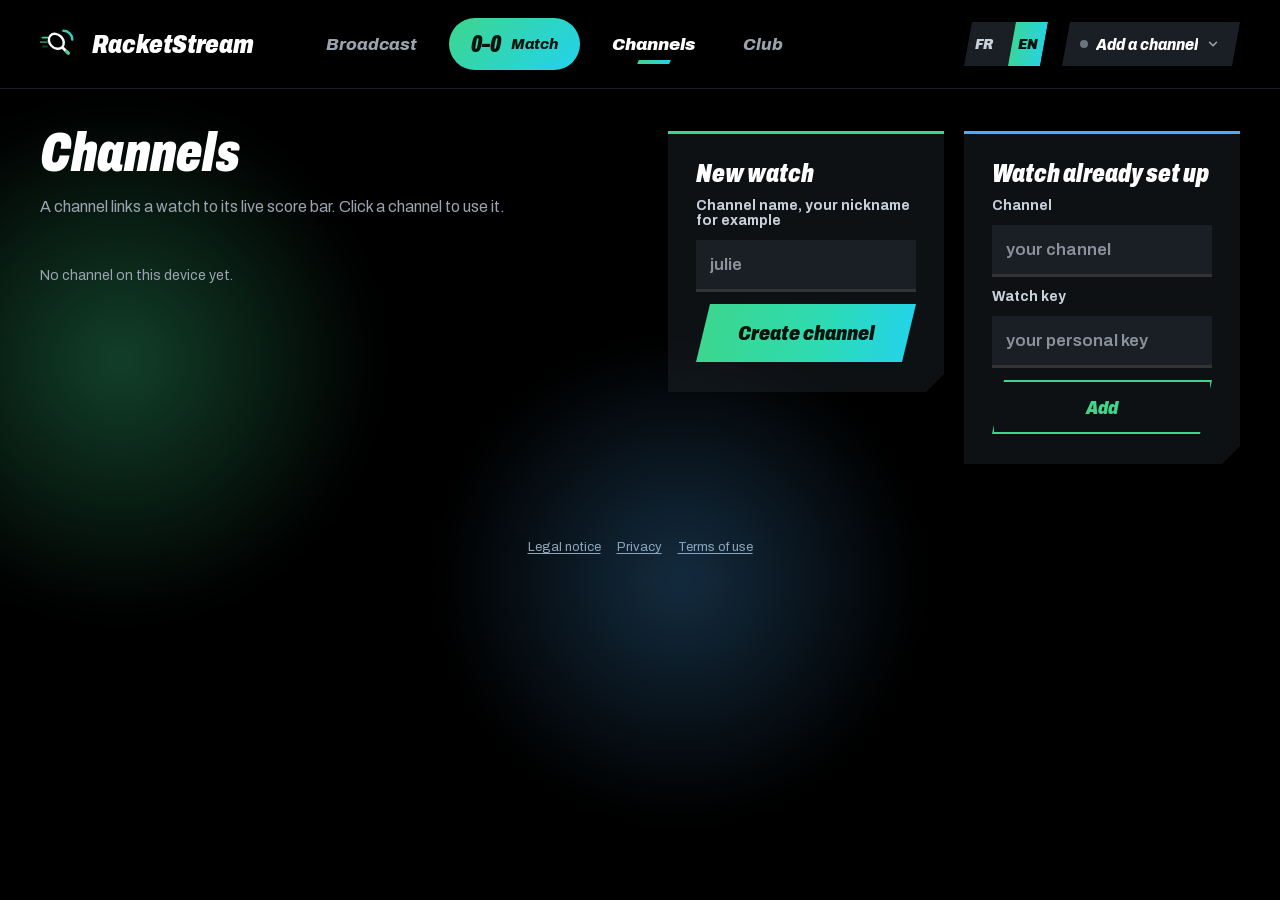
<file: portal/index.html>
<!doctype html>
<html lang="fr">
<head>
<meta charset="utf-8">
<meta name="viewport" content="width=device-width, initial-scale=1, viewport-fit=cover">
<script src="i18n.js"></script>
<title>RacketStream</title>
<meta name="description" content="Noms des joueurs, canaux et diffusion du score de ta montre." data-en-content="Player names, channels and live broadcast of your watch score.">
<meta name="theme-color" content="#000000">
<meta name="apple-mobile-web-app-capable" content="yes">
<meta name="apple-mobile-web-app-status-bar-style" content="black">
<meta name="apple-mobile-web-app-title" content="RacketStream">
<link rel="manifest" href="manifest.webmanifest">
<link rel="icon" href="icons/favicon.svg" type="image/svg+xml">
<link rel="apple-touch-icon" href="icons/apple-touch-icon.png">
<link href="fonts/archivo.css" rel="stylesheet">
<style>
  /* Design « version sportive » : reprise à l'identique des maquettes du
     canevas (téléphone 390 px, ordinateur ≥ 1024 px). Les valeurs propres à
     l'ordinateur sont regroupées dans la media query en fin de feuille. */
  :root {
    --slx: -22px; --popx0: 22px; --popx1: -4px; --popx2: -14px;
    --swx: 560%; --dx: calc(29px / .9063); --tiny: -16px; --g0: .45; --g1: .8;
    --cut: polygon(10px 0, 100% 0, calc(100% - 10px) 100%, 0 100%);
  }
  * { box-sizing: border-box; }
  html { background: #000; -webkit-text-size-adjust: 100%; }
  body { margin: 0; background: #000; color: #FFFFFF; font-family: Archivo, "Helvetica Neue", sans-serif; overflow-x: hidden; -webkit-tap-highlight-color: transparent; }
  a { color: #4DABF7; } a:hover { color: #8CCBFF; }
  button { cursor: pointer; font-family: inherit; }
  button:disabled { cursor: default; }
  input { font-family: inherit; }
  button:focus-visible, a:focus-visible { outline: 2px solid #22D3EE; outline-offset: 3px; }
  [hidden] { display: none !important; }
  h1, h2, h3, p { margin: 0; }
  .it { font-style: italic; }

  .app { position: relative; max-width: 560px; margin: 0 auto; min-height: 100vh; min-height: 100dvh; overflow-x: clip; padding-bottom: calc(120px + env(safe-area-inset-bottom)); }
  [data-view] { position: relative; }

  /* --- lueurs de fond --- */
  .glow { position: absolute; border-radius: 50%; pointer-events: none; animation: glow 3s ease-in-out infinite; }
  .glow.g1 { left: -120px; top: 60px; width: 320px; height: 320px; background: radial-gradient(circle, rgba(61, 214, 140, 0.35), transparent 65%); filter: blur(10px); }
  .glow.g2 { right: -130px; top: 200px; width: 320px; height: 320px; background: radial-gradient(circle, rgba(77, 171, 247, 0.32), transparent 65%); filter: blur(10px); animation-delay: -1.5s; }
  body:not([data-view="match"]) .glow { display: none; }

  /* --- en-tête --- */
  .top { position: relative; display: flex; align-items: center; gap: 10px; padding: calc(18px + env(safe-area-inset-top)) 16px 10px; }
  body:not([data-view="match"]) .top { display: none; }
  .logo { width: 34px; height: 34px; flex: none; }
  .brand { font-size: 22px; font-weight: 900; font-style: italic; font-stretch: 78%; letter-spacing: -0.01em; color: #FFFFFF; text-decoration: none; }
  .brand:hover { color: #FFFFFF; }
  .dnav { display: none; }
  .chanwrap { position: relative; margin-left: auto; min-width: 0; }
  .chanpill { border: 0; min-height: 44px; display: flex; align-items: center; gap: 8px; padding: 0 18px 0 16px; background: #1A1F26; color: #FFFFFF; text-decoration: none; clip-path: polygon(8px 0, 100% 0, calc(100% - 8px) 100%, 0 100%); white-space: nowrap; min-width: 0; }
  .chanpill:hover { color: #FFFFFF; }
  /* Un bouton ne s'étire pas : sans limite, la pastille déborderait de l'en-tête. */
  .chanwrap .chanpill { max-width: 100%; }
  .chanpill .dot { width: 8px; height: 8px; border-radius: 50%; background: #6B737D; flex: none; }
  body.is-live .chanpill .dot { background: #3DD68C; animation: pulse 1.6s ease-in-out infinite; }
  .chanpill .nm { font-size: 16px; font-weight: 800; font-style: italic; font-stretch: 85%; overflow: hidden; text-overflow: ellipsis; }
  .chanpill svg { flex: none; transition: transform .25s; }
  .chanpill[aria-expanded="true"] svg { transform: rotate(180deg); }
  .chanmenu { position: absolute; z-index: 20; right: 0; top: calc(100% + 8px); min-width: 220px; max-width: calc(100vw - 32px); display: flex; flex-direction: column; gap: 4px; padding: 8px; background: #1A1F26; border-top: 3px solid #3DD68C; box-shadow: 0 18px 40px rgba(0, 0, 0, .6); animation: inUp .25s cubic-bezier(.2, .9, .25, 1) both; }
  .chanmenu button, .chanmenu a { min-height: 48px; display: flex; align-items: center; gap: 10px; padding: 0 14px; border: 0; background: transparent; color: #FFFFFF; text-align: left; text-decoration: none; font-size: 20px; font-weight: 900; font-style: italic; font-stretch: 72%; clip-path: polygon(6px 0, 100% 0, calc(100% - 6px) 100%, 0 100%); }
  .chanmenu button:hover, .chanmenu a:hover { background: #222933; color: #FFFFFF; }
  .chanmenu button i { width: 6px; align-self: stretch; margin: 10px 0; transform: skewX(-12deg); background: #333333; flex: none; }
  .chanmenu button[aria-checked="true"] { background: linear-gradient(100deg, #0F2A1D, #10302E); }
  .chanmenu button[aria-checked="true"] i { background: linear-gradient(180deg, #3DD68C, #22D3EE); }
  .chanmenu button span { flex-grow: 1; overflow: hidden; text-overflow: ellipsis; white-space: nowrap; }
  .chanmenu button em { font-size: 13px; font-weight: 900; color: #3DD68C; font-stretch: 100%; }
  .chanmenu a { margin-top: 4px; border-top: 1px solid #2A313B; clip-path: none; font-size: 15px; font-weight: 800; font-stretch: 90%; color: #22D3EE; }
  .chanmenu a:hover { color: #22D3EE; }
  /* Sélecteur de langue (i18n.js) : en-tête de chaque vue sur téléphone,
     barre du haut sur ordinateur ; la pastille du canal reste à droite. */
  .top [data-langsw], .vh [data-langsw] { margin-left: auto; }
  .top [data-langsw] + .chanwrap, .vh [data-langsw] + .chanwrap { margin-left: 0; }
  .vrow { display: flex; align-items: center; gap: 10px; }
  /* Téléphone étroit : titre/logo + sélecteur + pastille sur une ligne ; on
     gagne la place sur le logo (décoratif) et les marges de la pastille. */
  @media (max-width: 430px) {
    .top .logo { display: none; }
    .chanpill { padding: 0 12px; gap: 6px; }
    .vh:not(.col) .h1 { font-size: 36px; }
  }
  @media (max-width: 374px) {
    .brand { font-size: 20px; }
    .top, .vh { gap: 8px; }
    .vh:not(.col) .h1 { font-size: 32px; }
  }
  .sr-only { position: absolute; width: 1px; height: 1px; padding: 0; margin: -1px; overflow: hidden; clip: rect(0 0 0 0); white-space: nowrap; border: 0; }
  .vh { display: flex; align-items: center; gap: 10px; padding: calc(18px + env(safe-area-inset-top)) 16px 10px; }
  .vh.col { flex-direction: column; align-items: stretch; gap: 6px; padding-bottom: 0; }
  .h1 { font-size: 40px; font-weight: 900; font-style: italic; font-stretch: 68%; line-height: 1; }
  .lead { font-size: 14px; color: #9AA3AE; line-height: 1.45; }
  .lead.pad { padding: 0 16px; }
  .desk { display: none; }
  .h2 { font-size: 26px; font-weight: 900; font-style: italic; font-stretch: 72%; line-height: 1.05; }

  /* --- barre du bas « score au centre » (téléphone) --- */
  .mnav { position: fixed; z-index: 10; left: max(12px, calc(50% - 268px)); right: max(12px, calc(50% - 268px)); bottom: calc(16px + env(safe-area-inset-bottom)); height: 64px; }
  .mnav .bg { position: absolute; inset: 0; background: rgba(26, 31, 38, 0.96); clip-path: polygon(14px 0, 100% 0, calc(100% - 14px) 100%, 0 100%); }
  /* 4 colonnes égales autour du rond Match (validé sur maquette) : le rond
     est donc un peu à gauche du centre. */
  .mnav .row { position: relative; height: 100%; display: grid; grid-template-columns: 1fr 96px 1fr 1fr; }
  .mtab { position: relative; display: flex; flex-direction: column; align-items: center; justify-content: center; gap: 3px; text-decoration: none; color: #9AA3AE; font-size: 13px; font-weight: 800; font-style: italic; transition: color .2s; }
  .mtab:hover { color: #FFFFFF; }
  .mtab[aria-current] { color: #FFFFFF; font-weight: 900; }
  .mtab[aria-current]::after { content: ""; position: absolute; bottom: 7px; left: 50%; width: 32px; height: 4px; margin-left: -16px; transform: skewX(-24deg); background: linear-gradient(100deg, #3DD68C, #22D3EE); }
  .mmatch { position: absolute; left: calc((100% - 96px) / 3 + 48px); top: -28px; width: 78px; height: 78px; margin-left: -39px; border-radius: 50%; border: 4px solid #000000; display: flex; flex-direction: column; align-items: center; justify-content: center; gap: 2px; text-decoration: none; color: #04140C; background: linear-gradient(135deg, #3DD68C, #22D3EE); transition: transform .3s cubic-bezier(.3, 1.35, .4, 1); }
  .mmatch:hover { color: #04140C; transform: scale(1.06); }
  .mmatch[aria-current] { box-shadow: 0 0 24px rgba(61, 214, 140, 0.55); }
  .ring0 { position: absolute; inset: 0; border-radius: inherit; pointer-events: none; }
  [aria-current] > .ring0 { animation: navRing 1.8s ease-out infinite; }
  .mmatch .sc { font-size: 21px; font-weight: 900; font-style: italic; font-stretch: 66%; line-height: 1; font-variant-numeric: tabular-nums; }
  .mmatch .lb { font-size: 11px; font-weight: 800; font-style: italic; }

  /* ================= MATCH ================= */
  .live-sec { position: relative; padding: 14px 16px 0; }
  .lhead { display: flex; align-items: center; gap: 10px; margin-bottom: 10px; }
  .badge { display: flex; align-items: center; gap: 7px; padding: 5px 12px 5px 10px; background: #1A1F26; color: #9AA3AE; font-size: 13px; font-weight: 900; font-style: italic; font-stretch: 85%; clip-path: polygon(6px 0, 100% 0, calc(100% - 6px) 100%, 0 100%); white-space: nowrap; }
  .badge .d { width: 7px; height: 7px; border-radius: 50%; background: #6B737D; }
  body.is-live .badge { background: #E8453C; color: #FFFFFF; }
  body.is-live .badge .d { background: #FFFFFF; animation: pulse 1.6s ease-in-out infinite; }
  .lset { font-size: 15px; font-weight: 800; font-style: italic; font-stretch: 85%; color: #C9D1DA; }
  .lago { margin-left: auto; font-size: 13px; color: #9AA3AE; white-space: nowrap; }
  body:not(.is-live) .lset, body:not(.is-live) .lago { display: none; }

  .inL { animation: inL .55s cubic-bezier(.2, .9, .25, 1) both; }
  .inR { animation: inR .55s .08s cubic-bezier(.2, .9, .25, 1) both; }
  .inR.blkw { margin-top: -20px; }
  .blk { position: relative; height: 128px; padding: 0 22px 20px 22px; display: flex; align-items: center; gap: 12px; color: #04140C; background: linear-gradient(105deg, #2FCB7F 0%, #3DD68C 45%, #7BEBB6 100%); clip-path: polygon(0 0, 100% 0, 100% 76%, 0 100%); overflow: hidden; transition: filter .4s; }
  .blk.b { padding: 24px 22px 0 22px; color: #031426; background: linear-gradient(105deg, #2E86E6 0%, #4DABF7 50%, #8ACBFF 100%); clip-path: polygon(0 24%, 100% 0, 100% 100%, 0 100%); }
  body:not(.is-live) .blk { filter: grayscale(.85) brightness(.5); }
  /* La couche est plus large d'un pas et glisse d'exactement un pas
     (période des rayures / sin 115°) : la boucle tombe pile, sans saut. */
  .stripes { position: absolute; top: 0; bottom: 0; right: 0; left: calc(-1 * var(--dx)); background: repeating-linear-gradient(115deg, rgba(4, 20, 12, 0.07) 0 3px, transparent 3px 29px); animation: drift .78s linear infinite; }
  .blk.b .stripes { background: repeating-linear-gradient(115deg, rgba(3, 20, 38, 0.07) 0 3px, transparent 3px 29px); }
  body:not(.is-live) .stripes { animation-play-state: paused; }
  .sweep { position: absolute; top: 0; bottom: 0; left: 0; width: 70px; background: rgba(255, 255, 255, 0.7); transform: translateX(-140%) skewX(-24deg); }
  .who { display: flex; flex-direction: column; gap: 8px; min-width: 0; flex-grow: 1; position: relative; }
  .who .l1 { display: flex; align-items: center; gap: 8px; min-width: 0; }
  .tname { font-size: 30px; font-weight: 900; font-style: italic; font-stretch: 70%; line-height: 1; text-transform: uppercase; white-space: nowrap; overflow: hidden; text-overflow: ellipsis; }
  .srv { display: inline-flex; flex: none; transition: opacity .3s, transform .3s; opacity: 0; transform: scale(.4); }
  .srv.on { opacity: 1; transform: scale(1); }
  .srv svg { width: 20px; height: 20px; animation: bob 1.2s ease-in-out infinite; }
  .sets { display: flex; gap: 6px; }
  .sets i { width: 18px; height: 7px; border: 2px solid currentColor; transform: skewX(-24deg); opacity: .5; }
  .sets i.w { background: currentColor; opacity: 1; }
  .numw { position: relative; }
  .pop { position: absolute; right: calc(100% + 8px); top: 34%; opacity: 0; padding: 3px 11px; background: #04140C; color: #3DD68C; font-size: 20px; font-weight: 900; font-style: italic; white-space: nowrap; clip-path: polygon(6px 0, 100% 0, calc(100% - 6px) 100%, 0 100%); }
  .blk.b .pop { background: #031426; color: #4DABF7; }
  .num { display: block; font-size: 112px; font-weight: 900; font-style: italic; font-stretch: 62%; line-height: 0.9; font-variant-numeric: tabular-nums; letter-spacing: -0.03em; }
  .histrow { margin-top: 14px; display: flex; align-items: center; gap: 12px; }
  .histrow > span:first-child { font-size: 13px; color: #9AA3AE; white-space: nowrap; }
  .hist { display: flex; gap: 4px; height: 22px; align-items: flex-end; overflow: hidden; flex-grow: 1; justify-content: flex-end; }
  .hist i { flex: none; width: 10px; height: 14px; transform: skewX(-18deg); }
  .hist i.nw { height: 22px; }
  .liveoff { margin-top: 14px; font-size: 14px; color: #9AA3AE; line-height: 1.45; }

  .next { position: relative; padding: 34px 16px 0; display: flex; flex-direction: column; gap: 18px; }
  .next .hd { display: flex; flex-direction: column; gap: 6px; }
  .next h2 { font-size: 32px; font-weight: 900; font-style: italic; font-stretch: 70%; line-height: 1; }
  .next .hd p { font-size: 14px; color: #9AA3AE; line-height: 1.45; }
  .segs { position: relative; display: grid; grid-template-columns: repeat(3, minmax(0, 1fr)); gap: 6px; background: #1A1F26; clip-path: var(--cut); --i: 0; }
  .segs.two { grid-template-columns: repeat(2, minmax(0, 1fr)); }
  .seg-ind { position: absolute; top: 0; bottom: 0; left: 0; width: calc((100% - 12px) / 3); background: linear-gradient(100deg, #3DD68C, #22D3EE); clip-path: var(--cut); transform: translateX(calc(var(--i) * (100% + 6px))); transition: transform .4s cubic-bezier(.3, 1.35, .4, 1); }
  .segs.two .seg-ind { width: calc((100% - 6px) / 2); }
  .seg { position: relative; z-index: 1; height: 52px; border: 0; background: transparent; color: #C9D1DA; font-size: 18px; font-weight: 900; font-style: italic; font-stretch: 80%; transition: color .25s; }
  .seg[aria-pressed="true"] { color: #04140C; }
  .segs.two .seg { height: auto; min-height: 52px; font-size: 17px; }
  .field { display: flex; flex-direction: column; gap: 8px; }
  .flabel { display: flex; align-items: center; gap: 8px; font-size: 14px; font-weight: 700; color: #C9D1DA; }
  .flabel i { width: 22px; height: 10px; background: #3DD68C; transform: skewX(-24deg); }
  .flabel i.b { background: #4DABF7; }
  .pi { width: 100%; height: 54px; border: 0; border-radius: 0; border-bottom: 3px solid #3DD68C; background: #1A1F26; color: #FFFFFF; padding: 0 16px; font-size: 19px; font-weight: 800; font-style: italic; font-stretch: 80%; text-transform: uppercase; letter-spacing: .02em; clip-path: polygon(0 0, 100% 0, calc(100% - 12px) 100%, 0 100%); transition: background .2s, padding-left .25s; }
  .pi.b { border-bottom-color: #4DABF7; }
  .pi::placeholder { color: #8A929C; text-transform: none; font-weight: 600; }
  .pi:focus { outline: none; background: #222933; padding-left: 22px; }
  .pi.dbl:not(.b) { animation: inL .55s cubic-bezier(.2, .9, .25, 1) both; }
  .pi.dbl.b { animation: inR .55s .08s cubic-bezier(.2, .9, .25, 1) both; }

  .cta { position: relative; overflow: hidden; height: 62px; border: 0; color: #04140C; background: linear-gradient(100deg, #3DD68C 0%, #2EDBB0 55%, #22D3EE 100%); clip-path: polygon(14px 0, 100% 0, calc(100% - 14px) 100%, 0 100%); font-size: 22px; font-weight: 900; font-style: italic; font-stretch: 78%; transition: transform .12s; }
  .cta::after { content: ""; position: absolute; inset: 0; background: linear-gradient(100deg, transparent 30%, rgba(255, 255, 255, .6) 50%, transparent 70%); transform: translateX(-110%); }
  .cta:hover::after { transform: translateX(110%); transition: transform .6s ease-out; }
  .cta:active { transform: scale(.97); }
  .cta.m { height: 58px; font-size: 21px; }
  .next .cta { margin-top: 6px; }
  .sending { background: linear-gradient(100deg, #3DD68C 0%, #3DD68C 35%, #C9FFE6 50%, #22D3EE 65%, #22D3EE 100%) !important; background-size: 240% 100% !important; animation: shimmer .9s linear infinite; }

  .status { display: flex; align-items: center; gap: 10px; font-size: 15px; font-weight: 700; color: #9AA3AE; line-height: 1.4; }
  .status:empty { display: none; }
  .status.ok { color: #3DD68C; }
  .status.ok::before { content: ""; flex: none; width: 22px; height: 22px; background: url("data:image/svg+xml,%3Csvg xmlns='http://www.w3.org/2000/svg' viewBox='0 0 24 24' fill='none' stroke='%233DD68C' stroke-width='2.8' stroke-linecap='round' stroke-linejoin='round'%3E%3Cpath d='M5 12l5 5 9-10'/%3E%3C/svg%3E") center / contain no-repeat; animation: stamp .35s cubic-bezier(.2, .9, .25, 1.3); }
  .status.err { color: #FF8A84; }

  .install { margin-top: 8px; display: flex; align-items: center; gap: 12px; padding: 14px 14px 14px 16px; background: #0D1116; border: 1px solid #1A1F26; }
  .install svg { flex: none; }
  .install span { font-size: 14px; color: #C9D1DA; line-height: 1.35; flex-grow: 1; }
  .install button { min-height: 44px; padding: 0 14px; border: 1px solid #22D3EE; background: transparent; color: #22D3EE; font-size: 14px; font-weight: 800; font-style: italic; }
  .nochan { display: flex; flex-direction: column; gap: 12px; padding: 18px 16px 20px; background: #1A1F26; border-top: 3px solid #4DABF7; clip-path: polygon(0 0, 100% 0, 100% calc(100% - 16px), calc(100% - 16px) 100%, 0 100%); }
  .nochan p { font-size: 14px; color: #C9D1DA; line-height: 1.45; }

  .ghost { height: 54px; border: 2px solid #3DD68C; background: transparent; color: #3DD68C; font-size: 19px; font-weight: 900; font-style: italic; font-stretch: 80%; clip-path: polygon(12px 0, 100% 0, calc(100% - 12px) 100%, 0 100%); display: flex; align-items: center; justify-content: center; text-decoration: none; }
  .ghost:hover { color: #3DD68C; background: rgba(61, 214, 140, .08); }

  /* ================= DIFFUSION ================= */
  .pv-sec { padding: 18px 16px 0; }
  .pv { position: relative; width: 100%; aspect-ratio: 16 / 9; }
  .pv-in { position: absolute; left: 0; top: 0; width: 358px; aspect-ratio: 16 / 9; transform-origin: 0 0; transform: scale(var(--s, 1)); overflow: hidden; background: radial-gradient(ellipse at 50% 115%, #0F4A33 0%, #08202A 55%, #020609 100%); }
  .pv-in > svg { position: absolute; inset: 0; width: 100%; height: 100%; animation: zoom 9s ease-in-out infinite; }
  .glare { position: absolute; top: -10%; bottom: -10%; left: 0; width: 60px; background: linear-gradient(90deg, transparent, rgba(255, 255, 255, 0.14), transparent); animation: glare 4.5s ease-in-out infinite; }
  .scan { position: absolute; inset: 0; background: repeating-linear-gradient(0deg, rgba(255, 255, 255, 0.025) 0 1px, transparent 1px 3px); }
  .crn { position: absolute; width: 14px; height: 14px; border: 0 solid rgba(255, 255, 255, 0.5); }
  .crn.tl { left: 8px; top: 8px; border-left-width: 2px; border-top-width: 2px; }
  .crn.tr { right: 8px; top: 8px; border-right-width: 2px; border-top-width: 2px; }
  .crn.bl { left: 8px; bottom: 8px; border-left-width: 2px; border-bottom-width: 2px; }
  .crn.br { right: 8px; bottom: 8px; border-right-width: 2px; border-bottom-width: 2px; }
  .band { position: absolute; top: 10px; left: 50%; transform: translateX(-50%); display: flex; align-items: center; gap: 8px; padding: 4px 10px; background: rgba(10, 12, 14, 0.75); border: 1px solid rgba(255, 255, 255, 0.12); border-radius: 6px; white-space: nowrap; backdrop-filter: blur(4px); -webkit-backdrop-filter: blur(4px); }
  .band .c { width: 3px; height: 12px; border-radius: 2px; background: #3DD68C; }
  .band .c.b { background: #4DABF7; }
  .band .n { font-size: 10px; font-weight: 700; text-transform: uppercase; max-width: 90px; overflow: hidden; text-overflow: ellipsis; }
  .band .s { font-size: 17px; font-weight: 700; font-variant-numeric: tabular-nums; min-width: 20px; text-align: center; overflow: hidden; }
  .band .s > span { display: inline-block; }
  .band .sep { width: 1px; height: 14px; background: rgba(255, 255, 255, 0.15); }
  .pvlive { position: absolute; left: 30px; bottom: 10px; display: flex; align-items: center; gap: 6px; padding: 3px 10px 3px 8px; background: #3A4048; color: #C9D1DA; font-size: 11px; font-weight: 900; font-style: italic; clip-path: polygon(5px 0, 100% 0, calc(100% - 5px) 100%, 0 100%); }
  .pvlive .d { width: 6px; height: 6px; border-radius: 50%; background: #9AA3AE; }
  body.is-live .pvlive { background: #E8453C; color: #FFFFFF; }
  body.is-live .pvlive .d { background: #FFFFFF; animation: pulse 1.6s ease-in-out infinite; }
  .eqs { position: absolute; right: 26px; bottom: 12px; display: flex; align-items: flex-end; gap: 2px; height: 14px; }
  .eqs i { width: 3px; height: 14px; background: #3DD68C; transform-origin: bottom; animation: eq .9s ease-in-out infinite; }
  .eqs i:nth-child(2) { animation-delay: -.3s; animation-duration: .7s; }
  .eqs i:nth-child(3) { background: #22D3EE; animation-delay: -.6s; }
  .eqs i:nth-child(4) { background: #22D3EE; animation-delay: -.15s; animation-duration: 1.1s; }
  .path { margin-top: 16px; display: flex; align-items: center; gap: 8px; }
  .path .st { display: flex; align-items: center; gap: 7px; font-size: 13px; font-weight: 800; font-style: italic; white-space: nowrap; }
  .path .st i { width: 9px; height: 9px; border-radius: 50%; background: #3DD68C; animation: ring 1.6s ease-out infinite; }
  .path .st:nth-child(3) i { animation-delay: -.5s; }
  .path .st:nth-child(5) i { animation-delay: -1s; }
  .path .fl { flex-grow: 1; height: 3px; background: repeating-linear-gradient(90deg, #3DD68C 0 8px, transparent 8px 12px); background-size: 24px 3px; animation: flow .7s linear infinite; }
  .path .fl.c { background-image: repeating-linear-gradient(90deg, #22D3EE 0 8px, transparent 8px 12px); }
  /* Invisible (et non caché) tant que le live n'est pas confirmé : le
     lecteur se charge déjà, l'affichage est immédiat. */
  .tw { position: absolute; inset: 0; z-index: 2; background: #000; opacity: 0; pointer-events: none; transition: opacity .4s; }
  .tw.on { opacity: 1; pointer-events: auto; }
  .tw iframe { display: block; width: 100%; height: 100%; border: 0; }
  .twnote { margin-top: 12px; font-size: 13px; color: #9AA3AE; line-height: 1.45; }
  .twconsent { margin: 0; font-size: 13px; line-height: 1.45; color: #9AA3AE; }
  .twconsent a { color: #C9D1DA; }
  .twlab { margin-top: 8px; font-size: 14px; font-weight: 700; color: #C9D1DA; }
  .cbtn.wide { min-width: 120px; }
  .copyrow .ci { width: auto; flex-grow: 1; min-width: 0; }
  .set-sec { padding: 30px 16px 0; display: flex; flex-direction: column; gap: 14px; }
  .pane { display: flex; flex-direction: column; gap: 14px; animation: inUp .4s cubic-bezier(.2, .9, .25, 1) both; }
  .pane p { font-size: 15px; color: #C9D1DA; line-height: 1.5; }
  .pane .note { font-size: 13px; color: #9AA3AE; line-height: 1.45; }
  .copyrow { display: flex; gap: 6px; }
  .codebox { flex-grow: 1; min-width: 0; display: flex; align-items: center; gap: 10px; padding: 0 14px; height: 52px; background: #1A1F26; font-size: 14px; font-weight: 600; color: #C9D1DA; white-space: nowrap; overflow: hidden; }
  .codebox > span:last-child { overflow: hidden; text-overflow: ellipsis; }
  .cbtn { flex: none; min-width: 96px; height: 52px; border: 0; background: #FFFFFF; color: #04140C; font-size: 15px; font-weight: 900; font-style: italic; clip-path: polygon(8px 0, 100% 0, calc(100% - 8px) 100%, 0 100%); transition: background .25s, color .25s, transform .12s; position: relative; overflow: hidden; }
  .cbtn.done { background: #0F2A1D; color: #3DD68C; }
  .cbtn.done > span { display: inline-block; animation: stamp .35s cubic-bezier(.2, .9, .25, 1.3); }
  .cbtn:disabled { opacity: .4; }
  .cbtn.big { width: 100%; height: 52px; font-size: 17px; clip-path: var(--cut); }
  /* Liens tronqués par le début : la fin (le canal) reste visible. */
  .codebox .url { direction: rtl; text-align: left; }
  /* Téléphone seul : guide PRISM Live Studio en 3 étapes. */
  .tlh { display: flex; align-items: center; flex-wrap: wrap; gap: 8px 12px; }
  .free { padding: 4px 10px; background: #0F2A1D; color: #3DD68C; font-size: 12px; font-weight: 900; font-style: italic; text-transform: uppercase; letter-spacing: .04em; clip-path: polygon(5px 0, 100% 0, calc(100% - 5px) 100%, 0 100%); }
  .steps { list-style: none; margin: 4px 0 0; padding: 0; display: flex; flex-direction: column; gap: 18px; }
  .steps li { display: flex; align-items: flex-start; gap: 12px; }
  .sn { flex: none; width: 30px; height: 30px; display: flex; align-items: center; justify-content: center; background: linear-gradient(100deg, #3DD68C, #22D3EE); color: #04140C; font-size: 16px; font-weight: 900; font-style: italic; clip-path: polygon(5px 0, 100% 0, calc(100% - 5px) 100%, 0 100%); }
  .sb { flex-grow: 1; min-width: 0; display: flex; flex-direction: column; gap: 4px; }
  .sb h3 { padding-top: 4px; font-size: 17px; font-weight: 800; font-style: italic; line-height: 1.2; color: #FFFFFF; }
  .pane .sb p { font-size: 14px; color: #C9D1DA; line-height: 1.45; }
  .sb .copyrow { margin-top: 8px; }
  .pane .tbox { padding: 12px 14px; background: #1A1F26; font-size: 13px; color: #9AA3AE; line-height: 1.45; }

  /* ================= CANAUX ================= */
  .chans { padding: 20px 16px 0; display: flex; flex-direction: column; gap: 8px; }
  .chan { width: 100%; min-height: 76px; border: 0; display: flex; align-items: center; gap: 14px; padding: 12px 22px 12px 14px; color: #FFFFFF; background: #1A1F26; clip-path: polygon(0 0, 100% 0, calc(100% - 14px) 100%, 0 100%); transition: transform .18s, filter .18s, background .3s; animation: stagger .45s cubic-bezier(.2, .9, .25, 1) both; }
  .chan:hover { transform: translateX(4px); }
  .chan:active { transform: scale(.98); }
  .chan[aria-pressed="true"] { background: linear-gradient(100deg, #0F2A1D 0%, #10302E 100%); }
  .chan .bar { width: 8px; align-self: stretch; transform: skewX(-12deg); background: #333333; }
  .chan .bar.on { background: linear-gradient(180deg, #3DD68C, #22D3EE); animation: barGlow 1.8s ease-in-out infinite; }
  .chan .txt { display: flex; flex-direction: column; gap: 4px; flex-grow: 1; min-width: 0; text-align: left; }
  .chan .nm { font-size: 30px; font-weight: 900; font-style: italic; font-stretch: 70%; line-height: 1; overflow: hidden; text-overflow: ellipsis; white-space: nowrap; }
  .chan .meta { font-size: 13px; color: #9AA3AE; }
  .chan .tag { font-size: 14px; font-weight: 900; font-style: italic; color: #3DD68C; }
  .chan.slamIn { animation: slamIn .45s cubic-bezier(.2, .9, .25, 1.15); }
  .nochans { padding: 20px 16px 0; font-size: 14px; color: #9AA3AE; line-height: 1.45; }
  .key-sec { padding: 14px 16px 0; display: flex; flex-direction: column; gap: 10px; }
  .codebox .k { font-size: 13px; color: #9AA3AE; font-weight: 400; }
  .codebox .kv { font-size: 15px; font-weight: 700; color: #3DD68C; letter-spacing: 0.08em; }
  .linkdanger { align-self: flex-start; min-height: 44px; padding: 0; border: 0; background: transparent; color: #FF8A84; font-size: 14px; font-weight: 700; }
  .card { padding: 26px 16px 0; display: flex; flex-direction: column; gap: 12px; }
  .card.c2 { padding-top: 30px; }
  .card h2 { line-height: 1; }
  .card label { font-size: 14px; font-weight: 700; color: #C9D1DA; }
  .ci { width: 100%; height: 52px; border: 0; border-radius: 0; border-bottom: 3px solid #333333; background: #1A1F26; color: #FFFFFF; padding: 0 14px; font-size: 17px; font-weight: 700; }
  .ci::placeholder { color: #8A929C; font-weight: 600; }
  .ci:focus { outline: none; background: #222933; border-bottom-color: #22D3EE; }
  .okcard { position: relative; display: flex; flex-direction: column; gap: 12px; padding: 18px 16px 20px; background: #0F2A1D; clip-path: polygon(0 0, 100% 0, 100% calc(100% - 16px), calc(100% - 16px) 100%, 0 100%); animation: inUp .4s cubic-bezier(.2, .9, .25, 1) both; }
  .okcard .t { display: flex; align-items: center; gap: 8px; font-size: 22px; font-weight: 900; font-style: italic; font-stretch: 75%; color: #3DD68C; }
  .okcard .t svg { flex: none; animation: stamp .35s cubic-bezier(.2, .9, .25, 1.3); }
  .okcard p { font-size: 14px; color: #C9D1DA; line-height: 1.45; }
  .okcard .kbox { padding: 14px; background: #000000; font-size: 15px; font-weight: 700; color: #3DD68C; word-break: break-all; }

  /* ================= CLUB ================= */
  .clubhead { padding: 24px 16px 0; display: flex; align-items: flex-end; gap: 12px; }
  .clubhead .cw { flex-grow: 1; min-width: 0; display: flex; flex-direction: column; gap: 6px; }
  .clubhead .sl { font-size: 13px; font-weight: 800; font-style: italic; color: #4DABF7; letter-spacing: .04em; }
  .clubhead .cn { font-size: 34px; font-weight: 900; font-style: italic; font-stretch: 68%; line-height: 1; overflow: hidden; text-overflow: ellipsis; white-space: nowrap; }
  .clubhead .lv { display: flex; align-items: center; gap: 8px; padding-bottom: 4px; font-size: 14px; font-weight: 800; font-style: italic; color: #3DD68C; white-space: nowrap; }
  .clubhead .lv::before { content: ""; width: 8px; height: 8px; border-radius: 50%; background: currentColor; }
  .clubhead .lv.off { color: #9AA3AE; }
  .terrains { padding: 16px 16px 0; display: flex; flex-direction: column; gap: 8px; }
  .tpanel { display: flex; flex-direction: column; gap: 10px; padding: 4px 0 12px; animation: inUp .4s cubic-bezier(.2, .9, .25, 1) both; }
  .tpanel .tt { display: none; }
  .tpanel .dk { display: none; font-size: 14px; font-weight: 700; color: #C9D1DA; }
  .tpanel .acts { display: flex; gap: 22px; }
  .scorer { display: flex; flex-direction: column; gap: 10px; margin-top: 6px; padding-top: 14px; border-top: 1px solid #1A1F26; }
  .scorer .qh { font-size: 18px; font-weight: 900; font-style: italic; font-stretch: 78%; color: #FFFFFF; }
  .scorer p { font-size: 14px; color: #9AA3AE; line-height: 1.45; }
  .scorer a.cta { display: flex; align-items: center; justify-content: center; height: 56px; font-size: 20px; text-decoration: none; }
  .ghostbtn { height: 52px; border: 2px solid #3DD68C; background: transparent; color: #3DD68C; font-size: 16px; font-weight: 900; font-style: italic; clip-path: polygon(10px 0, 100% 0, calc(100% - 10px) 100%, 0 100%); }
  .ghostbtn[aria-expanded="true"] { background: #0F2A1D; }
  .qrwrap { display: flex; flex-direction: column; gap: 10px; animation: inUp .35s cubic-bezier(.2, .9, .25, 1) both; }
  .qrcard { display: flex; flex-direction: column; align-items: center; gap: 4px; padding: 22px 18px 20px; background: #FFFFFF; color: #04140C; text-align: center; clip-path: polygon(0 0, 100% 0, 100% calc(100% - 16px), calc(100% - 16px) 100%, 0 100%); }
  .qrcard .qc { font-size: 14px; font-weight: 900; font-style: italic; letter-spacing: .04em; color: #2E86E6; text-transform: uppercase; }
  .qrcard .qt { font-size: 34px; font-weight: 900; font-style: italic; font-stretch: 70%; line-height: 1; }
  .qrcard .qimg { width: min(240px, 70vw); aspect-ratio: 1; margin: 10px 0 6px; }
  .qrcard .qimg svg { display: block; width: 100%; height: 100%; }
  .qrcard b { font-size: 18px; font-weight: 900; font-style: italic; }
  .qrcard small { font-size: 13px; color: #4A535E; }
  .qacts { display: grid; grid-template-columns: 1fr 1fr; gap: 8px; }
  .qacts .cbtn { width: 100%; }
  .qwarn { font-size: 13px; color: #FF8A84; line-height: 1.45; }
  .codebox .kv.none { font-size: 14px; font-weight: 600; color: #9AA3AE; font-style: italic; letter-spacing: 0; }
  .linkcyan { align-self: flex-start; min-height: 44px; padding: 0; border: 0; background: transparent; color: #22D3EE; font-size: 14px; font-weight: 800; }
  .clubkey { padding: 30px 16px 0; display: flex; flex-direction: column; gap: 10px; }
  .clubkey p { font-size: 14px; color: #9AA3AE; line-height: 1.45; }
  .addrow { display: flex; flex-direction: column; gap: 12px; }
  .chanmenu .mh { padding: 6px 14px 4px; font-size: 12px; font-weight: 800; font-style: italic; letter-spacing: .06em; text-transform: uppercase; color: #9AA3AE; }
  .chanmenu .mh.c { margin-top: 4px; padding-top: 12px; border-top: 1px solid #2A313B; color: #4DABF7; }
  .chanmenu a + a { margin-top: 0; border-top: 0; }
  /* Téléphone : une seule colonne, « Ajouter un terrain » avant la clé du club. */
  @media (max-width: 1023.98px) {
    #v-club:not([hidden]) { display: flex; flex-direction: column; }
    #v-club .ccol, #clubOpen:not([hidden]) { display: contents; }
    #clubKeySec { order: 1; }
    #tSlot { display: none; }
  }
  .chanst { padding: 16px 16px 0; }

  /* --- animations --- */
  @keyframes slamA { from { transform: translateX(var(--slx)) skewX(-14deg) scale(1.25); opacity: 0; } to { transform: none; opacity: 1; } }
  @keyframes slamB { from { transform: translateX(var(--slx)) skewX(-14deg) scale(1.25); opacity: 0; } to { transform: none; opacity: 1; } }
  @keyframes sweepA { from { transform: translateX(-140%) skewX(-24deg); opacity: 0; } 30% { opacity: .6; } to { transform: translateX(var(--swx)) skewX(-24deg); opacity: 0; } }
  @keyframes sweepB { from { transform: translateX(-140%) skewX(-24deg); opacity: 0; } 30% { opacity: .6; } to { transform: translateX(var(--swx)) skewX(-24deg); opacity: 0; } }
  @keyframes flashA { from { filter: brightness(1.55) saturate(1.3); } to { filter: none; } }
  @keyframes flashB { from { filter: brightness(1.55) saturate(1.3); } to { filter: none; } }
  @keyframes popA { 0% { opacity: 0; transform: translateX(var(--popx0)) scale(.5); } 15% { opacity: 1; transform: translateX(0) scale(1.2); } 30% { transform: scale(1); } 75% { opacity: 1; transform: translateX(var(--popx1)); } 100% { opacity: 0; transform: translateX(var(--popx2)); } }
  @keyframes popB { 0% { opacity: 0; transform: translateX(var(--popx0)) scale(.5); } 15% { opacity: 1; transform: translateX(0) scale(1.2); } 30% { transform: scale(1); } 75% { opacity: 1; transform: translateX(var(--popx1)); } 100% { opacity: 0; transform: translateX(var(--popx2)); } }
  @keyframes inL { from { transform: translateX(-105%); } to { transform: none; } }
  @keyframes inR { from { transform: translateX(105%); } to { transform: none; } }
  @keyframes drift { from { transform: translateX(0); } to { transform: translateX(var(--dx)); } }
  @keyframes tinA { from { transform: translateY(var(--tiny)) skewX(-18deg) scaleY(1.8); opacity: 0; } to { transform: skewX(-18deg); opacity: 1; } }
  @keyframes tinB { from { transform: translateY(var(--tiny)) skewX(-18deg) scaleY(1.8); opacity: 0; } to { transform: skewX(-18deg); opacity: 1; } }
  @keyframes glow { 0%, 100% { opacity: var(--g0); transform: scale(1); } 50% { opacity: var(--g1); transform: scale(1.08); } }
  @keyframes pulse { 0%, 100% { opacity: 1; } 50% { opacity: .35; } }
  @keyframes stamp { from { transform: scale(2.4) rotate(-14deg); opacity: 0; } to { transform: none; opacity: 1; } }
  @keyframes shimmer { from { background-position: 120% 0; } to { background-position: -120% 0; } }
  @keyframes bob { 0%, 100% { transform: translateY(0) rotate(-12deg); } 50% { transform: translateY(-4px) rotate(8deg); } }
  @keyframes navRing { 0% { box-shadow: 0 0 0 0 rgba(61, 214, 140, .6); } 100% { box-shadow: 0 0 0 16px rgba(61, 214, 140, 0); } }
  @keyframes glare { 0%, 62% { transform: translateX(-160%) skewX(-22deg); } 100% { transform: translateX(520%) skewX(-22deg); } }
  @keyframes eq { 0%, 100% { transform: scaleY(.25); } 50% { transform: scaleY(1); } }
  @keyframes flow { to { background-position: 24px 0; } }
  @keyframes tickA { from { transform: translateY(-70%); opacity: 0; } to { transform: none; opacity: 1; } }
  @keyframes tickB { from { transform: translateY(-70%); opacity: 0; } to { transform: none; opacity: 1; } }
  @keyframes ring { 0% { box-shadow: 0 0 0 0 rgba(61, 214, 140, .55); } 100% { box-shadow: 0 0 0 12px rgba(61, 214, 140, 0); } }
  @keyframes inUp { from { transform: translateY(18px); opacity: 0; } to { transform: none; opacity: 1; } }
  @keyframes zoom { 0%, 100% { transform: scale(1); } 50% { transform: scale(1.045); } }
  @keyframes barGlow { 0%, 100% { box-shadow: 0 0 0 rgba(61, 214, 140, 0); } 50% { box-shadow: 0 0 14px rgba(61, 214, 140, .8); } }
  @keyframes slamIn { from { transform: translateX(-60px) skewX(-10deg); opacity: 0; } to { transform: none; opacity: 1; } }
  @keyframes stagger { from { transform: translateX(40px); opacity: 0; } to { transform: none; opacity: 1; } }
  /* Relance des animations du score : classes alternées à chaque point. */
  .n1 { animation: slamA .42s cubic-bezier(.2, .9, .25, 1.15); }
  .n2 { animation: slamB .42s cubic-bezier(.2, .9, .25, 1.15); }
  .s1 { animation: sweepA .6s ease-out; }
  .s2 { animation: sweepB .6s ease-out; }
  .f1 { animation: flashA .5s ease-out; }
  .f2 { animation: flashB .5s ease-out; }
  .p1 { animation: popA 1.2s ease-out; }
  .p2 { animation: popB 1.2s ease-out; }
  .t1 { animation: tinA .35s cubic-bezier(.2, .9, .25, 1.2); }
  .t2 { animation: tinB .35s cubic-bezier(.2, .9, .25, 1.2); }
  .k1 { animation: tickA .3s cubic-bezier(.2, .9, .25, 1.2); }
  .k2 { animation: tickB .3s cubic-bezier(.2, .9, .25, 1.2); }

  /* ================= ORDINATEUR ================= */
  @media (min-width: 1024px) {
    :root { --slx: -30px; --popx0: 30px; --popx1: -6px; --popx2: -20px; --swx: 900%; --dx: calc(39px / .9063); --tiny: -18px; --g0: .4; --g1: .75; }
    .app { max-width: none; padding-bottom: 0; }
    .glow.g1 { left: -160px; top: 80px; width: 560px; height: 560px; background: radial-gradient(circle, rgba(61, 214, 140, 0.3), transparent 65%); filter: blur(14px); }
    .glow.g2 { left: 420px; right: auto; top: 320px; width: 520px; height: 520px; background: radial-gradient(circle, rgba(77, 171, 247, 0.26), transparent 65%); filter: blur(14px); }
    body:not([data-view="match"]) .glow { display: block; }
    .top, body:not([data-view="match"]) .top { display: flex; gap: 14px; padding: 18px 40px; border-bottom: 1px solid #1A1F26; }
    .logo { width: 38px; height: 38px; }
    .brand { font-size: 26px; letter-spacing: 0; }
    .dnav { margin-left: 36px; display: flex; align-items: center; gap: 4px; }
    .tn { position: relative; min-height: 44px; display: flex; align-items: center; padding: 0 22px; text-decoration: none; color: #9AA3AE; font-size: 17px; font-weight: 800; font-style: italic; transition: color .2s; }
    .tn:hover { color: #FFFFFF; }
    .tn[aria-current] { color: #FFFFFF; font-weight: 900; }
    .tn[aria-current]::after { content: ""; position: absolute; left: 50%; bottom: 2px; width: 32px; height: 4px; margin-left: -16px; transform: skewX(-24deg); background: linear-gradient(100deg, #3DD68C, #22D3EE); }
    .tnMatch { position: relative; height: 52px; display: flex; align-items: center; gap: 10px; margin: 0 6px; padding: 0 22px; border-radius: 26px; text-decoration: none; color: #04140C; background: linear-gradient(135deg, #3DD68C, #22D3EE); transition: transform .3s cubic-bezier(.3, 1.35, .4, 1); }
    .tnMatch:hover { color: #04140C; transform: scale(1.05); }
    .tnMatch[aria-current] { box-shadow: 0 0 24px rgba(61, 214, 140, 0.55); }
    .tnMatch .sc { font-size: 24px; font-weight: 900; font-style: italic; font-stretch: 66%; line-height: 1; font-variant-numeric: tabular-nums; }
    .tnMatch .lb { font-size: 15px; font-weight: 800; font-style: italic; }
    .chanpill { padding: 0 20px 0 18px; }
    .chanpill .nm { font-size: 17px; }
    .mnav { display: none; }
    .vh .chanwrap, .vh [data-langsw] { display: none; }
    .vh, .vh.col { padding: 0; }
    .h1 { font-size: 56px; }
    .lead { font-size: 16px; }
    .lead.pad { padding: 0; }
    .mob { display: none; }
    .desk { display: inline; }
    .grid { position: relative; display: grid; gap: 56px; padding: 40px 40px 48px; max-width: 1400px; margin: 0 auto; }

    /* Match */
    .grid.m { grid-template-columns: minmax(0, 1.35fr) minmax(360px, 1fr); }
    .live-sec { padding: 0; }
    .lhead { gap: 12px; margin-bottom: 14px; }
    .badge { gap: 8px; padding: 6px 14px 6px 12px; font-size: 15px; clip-path: polygon(7px 0, 100% 0, calc(100% - 7px) 100%, 0 100%); }
    .badge .d { width: 8px; height: 8px; }
    .lset { font-size: 18px; }
    .lago { font-size: 14px; }
    .inL { animation-duration: .6s; }
    .inR { animation-duration: .6s; }
    .inR.blkw { margin-top: -34px; }
    .blk { height: 200px; padding: 0 40px 34px 34px; gap: 20px; }
    .blk.b { padding: 40px 40px 0 34px; }
    .stripes { background: repeating-linear-gradient(115deg, rgba(4, 20, 12, 0.07) 0 4px, transparent 4px 39px); }
    .blk.b .stripes { background: repeating-linear-gradient(115deg, rgba(3, 20, 38, 0.07) 0 4px, transparent 4px 39px); }
    .sweep { width: 90px; }
    .s1, .s2 { animation-duration: .7s; }
    .who { gap: 12px; }
    .who .l1 { gap: 12px; }
    .tname { font-size: 52px; font-stretch: 68%; }
    .srv svg { width: 30px; height: 30px; }
    .sets { gap: 8px; }
    .sets i { width: 26px; height: 9px; }
    .pop { right: calc(100% + 12px); top: 36%; padding: 4px 16px; font-size: 30px; clip-path: polygon(8px 0, 100% 0, calc(100% - 8px) 100%, 0 100%); }
    .num { font-size: 184px; }
    .histrow { margin-top: 18px; gap: 16px; }
    .histrow > span:first-child { font-size: 15px; }
    .hist { gap: 5px; height: 28px; }
    .hist i { width: 13px; height: 18px; }
    .hist i.nw { height: 28px; }
    .liveoff { font-size: 15px; }
    .next { padding: 0; gap: 20px; }
    .next .hd { gap: 8px; }
    .next h2 { font-size: 44px; font-stretch: 68%; }
    .next .hd p { font-size: 15px; }
    .seg { height: 54px; font-size: 19px; }
    .flabel { font-size: 15px; }
    .flabel i { width: 24px; }
    .pi { height: 56px; font-size: 20px; }
    .next .cta { margin-top: 4px; height: 64px; font-size: 24px; clip-path: polygon(16px 0, 100% 0, calc(100% - 16px) 100%, 0 100%); }
    .status { font-size: 16px; }

    /* Diffusion */
    .grid.d { grid-template-columns: minmax(0, 716px) minmax(360px, 1fr); padding-top: 36px; }
    .grid.d .lead { margin: 8px 0 22px; }
    .pv-sec { padding: 0; }
    .path { margin-top: 22px; }
    .path .st { font-size: 16px; }
    .path .st i { width: 11px; height: 11px; }
    .set-sec { padding: 6px 0 0; gap: 16px; }

    /* Canaux */
    .grid.c { grid-template-columns: minmax(0, 1fr) minmax(0, 1fr); padding-top: 36px; }
    .grid.c .lead { margin-top: 8px; }
    .chans { padding: 24px 0 0; }
    .nochans { padding: 24px 0 0; }
    .key-sec { padding: 14px 0 0; }
    .cards { display: grid; grid-template-columns: minmax(0, 1fr) minmax(0, 1fr); gap: 20px; align-content: start; align-items: start; padding-top: 6px; }
    .card, .card.c2 { padding: 26px 28px 30px; background: rgba(26, 31, 38, 0.55); border-top: 3px solid #3DD68C; clip-path: polygon(0 0, 100% 0, 100% calc(100% - 18px), calc(100% - 18px) 100%, 0 100%); }
    .card.c2 { border-top-color: #4DABF7; }
    .chanst { grid-column: 1 / -1; padding: 0; }
    .cards.one { grid-template-columns: minmax(0, 1fr); }
    .clubhead { padding: 26px 0 0; }
    .clubhead .cn { font-size: 40px; }
    .clubhead .lv { font-size: 15px; }
    .terrains { padding: 18px 0 0; }
    .clubkey { padding: 26px 0 0; }
    .tcard { gap: 12px; }
    .tpanel { padding: 0; gap: 12px; }
    .tpanel .tt { display: flex; align-items: baseline; gap: 12px; order: -1; }
    .tpanel .tt h2 { flex-grow: 1; min-width: 0; font-size: 32px; font-weight: 900; font-style: italic; font-stretch: 72%; line-height: 1; overflow: hidden; text-overflow: ellipsis; white-space: nowrap; }
    .tpanel .dk { display: block; }
    .tpanel .codebox .k, .tpanel .acts .ren { display: none; }
    .addrow { flex-direction: row; gap: 6px; }
    .addrow .ci { width: auto; flex-grow: 1; min-width: 0; }
    .addrow .cta { flex: none; min-width: 150px; height: 52px; font-size: 18px; clip-path: polygon(12px 0, 100% 0, calc(100% - 12px) 100%, 0 100%); }
  }

  @media (prefers-reduced-motion: reduce) {
    *, *::before, *::after { animation: none !important; }
    .rally { display: none; }
    .mmatch, .mmatch:hover, .tnMatch, .tnMatch:hover { transition: none; transform: none; }
    .chan, .cta { transition: none; }
  }
  .legalnav { display: flex; flex-wrap: wrap; justify-content: center; gap: 6px 16px; padding: 28px 16px 8px; font-size: 13px; }
  .legalnav a { color: #9AA3AE; text-underline-offset: 2px; }
  .legalnav a:hover { color: #FFFFFF; }
</style>
</head>
<body data-view="match">
<div class="app">
<span aria-hidden="true" class="glow g1"></span>
<span aria-hidden="true" class="glow g2"></span>

<header class="top">
  <svg class="logo" viewBox="0 0 60 60" aria-hidden="true">
    <defs>
      <linearGradient id="lgW" gradientUnits="userSpaceOnUse" x1="36" y1="4" x2="58" y2="24"><stop offset="0" stop-color="#3DD68C"/><stop offset="1" stop-color="#22D3EE"/></linearGradient>
    </defs>
    <g fill="none" stroke-linecap="round" stroke="#3DD68C"><path d="M4 20h8" stroke-width="3"/><path d="M1 27h10" stroke-width="3" stroke-opacity=".6"/><path d="M5 34h6" stroke-width="3" stroke-opacity=".3"/></g>
    <g transform="rotate(-45 30 30)"><ellipse cx="30" cy="24" rx="10.5" ry="13" fill="none" stroke="#FFFFFF" stroke-width="3.8"/><rect x="27.8" y="36" width="4.4" height="17" rx="2.2" fill="#FFFFFF"/><rect x="27.8" y="44" width="4.4" height="9" rx="2.2" fill="#3DD68C"/></g>
    <path d="M37 9a14 14 0 0 1 14 14" fill="none" stroke="url(#lgW)" stroke-width="3.8" stroke-linecap="round"/>
  </svg>
  <a class="brand" href="#match">RacketStream</a>
  <nav class="dnav" aria-label="Navigation">
    <a href="#diffusion" class="tn" data-tab="diffusion" data-en="Broadcast">Diffusion</a>
    <a href="#match" class="tnMatch" data-tab="match" data-score-label><span class="ring0" aria-hidden="true"></span><span class="sc" data-score>0–0</span><span class="lb">Match</span></a>
    <a href="#canaux" class="tn" data-tab="canaux" data-en="Channels">Canaux</a>
    <a href="#club" class="tn" data-tab="club">Club</a>
  </nav>
  <span data-langsw></span>
  <div class="chanwrap"><button class="chanpill" id="chanM" aria-haspopup="true" aria-expanded="false"><span class="dot"></span><span class="nm">Ajouter un canal</span><svg width="14" height="14" viewBox="0 0 24 24" fill="none" stroke="#9AA3AE" stroke-width="2.6" stroke-linecap="round" stroke-linejoin="round" aria-hidden="true"><path d="M6 9l6 6 6-6"/></svg></button><div class="chanmenu" role="menu" hidden></div></div>
</header>

<main>
  <!-- ============ MATCH ============ -->
  <div id="v-match" data-view="match" class="grid m" hidden>
    <h1 class="sr-only" data-en="Live match">Match en direct</h1>
    <section class="live-sec" aria-label="Score en direct" data-en-aria-label="Live score" aria-live="polite">
      <div class="lhead">
        <span class="badge"><span class="d"></span><span id="liveBadge">Pas de match</span></span>
        <span class="lset" id="lset">Set 1</span>
        <span class="lago" id="lago"></span>
      </div>
      <div class="inL">
        <div class="blk" id="blk1">
          <span aria-hidden="true" class="stripes"></span>
          <span aria-hidden="true" class="sweep" id="sw1"></span>
          <div class="who">
            <span class="l1"><span class="tname" id="ln1">Équipe 1</span><span class="srv" id="srv1"><svg viewBox="0 0 24 24" fill="none" stroke="#04140C" stroke-width="2" stroke-linejoin="round" aria-hidden="true"><path d="M8.5 15L5 3h14l-3.5 12z"/><path d="M10.5 15L9.5 3M13.5 15l1-12"/><path d="M8.5 15h7a3.5 3.5 0 0 1-7 0z" fill="#04140C"/></svg></span></span>
            <span class="sets" id="sets1"></span>
          </div>
          <span class="numw"><span class="pop" id="pop1" aria-hidden="true">+1</span><span class="num" id="lp1">0</span></span>
        </div>
      </div>
      <div class="inR blkw">
        <div class="blk b" id="blk2">
          <span aria-hidden="true" class="stripes"></span>
          <span aria-hidden="true" class="sweep" id="sw2"></span>
          <div class="who">
            <span class="l1"><span class="tname" id="ln2">Équipe 2</span><span class="srv" id="srv2"><svg viewBox="0 0 24 24" fill="none" stroke="#031426" stroke-width="2" stroke-linejoin="round" aria-hidden="true"><path d="M8.5 15L5 3h14l-3.5 12z"/><path d="M10.5 15L9.5 3M13.5 15l1-12"/><path d="M8.5 15h7a3.5 3.5 0 0 1-7 0z" fill="#031426"/></svg></span></span>
            <span class="sets" id="sets2"></span>
          </div>
          <span class="numw"><span class="pop" id="pop2" aria-hidden="true">+1</span><span class="num" id="lp2">0</span></span>
        </div>
      </div>
      <div class="histrow" id="histRow" hidden>
        <span data-en="Last points">Derniers points</span>
        <span class="hist" id="hist" aria-hidden="true"></span>
      </div>
      <p class="liveoff" id="liveOff" data-en="No match in progress. Start a match on the watch: the score shows up here.">Aucun match en cours. Lance un match sur la montre : le score s'affiche ici.</p>
    </section>

    <section class="next">
      <div class="nochan" id="noChan" hidden>
        <h2 class="h2" data-en="No channel on this device">Aucun canal sur cet appareil</h2>
        <p data-en="A channel links your watch to the live score bar. Create one or add the one you already have.">Un canal relie ta montre au bandeau du live. Crée-le ou ajoute celui que tu as déjà.</p>
        <a class="ghost" href="#canaux" data-en="Set up a channel">Configurer un canal</a>
      </div>
      <div class="hd">
        <h2 data-en="Next match">Prochain match</h2>
        <p data-en="Names show on the live score bar and on the watch.">Les noms s'affichent sur le bandeau du live et sur la montre.</p>
      </div>
      <div class="segs" id="fmt" role="group" aria-label="Type de match" data-en-aria-label="Match type">
        <span aria-hidden="true" class="seg-ind"></span>
        <button class="seg tile" data-format="simple" aria-pressed="true" data-en="Singles">Simple</button>
        <button class="seg tile" data-format="double" aria-pressed="false" data-en="Doubles">Double</button>
        <button class="seg tile" data-format="mixte" aria-pressed="false" data-en="Mixed">Mixte</button>
      </div>
      <div class="field">
        <label class="flabel" for="name1" data-en-html="&lt;i&gt;&lt;/i&gt;Team 1"><i></i>Équipe 1</label>
        <input id="name1" class="pi" maxlength="24" placeholder="Joueur" data-en-placeholder="Player" autocomplete="off">
        <input id="name1b" class="pi dbl" maxlength="24" placeholder="Partenaire" data-en-placeholder="Partner" aria-label="Équipe 1, partenaire" data-en-aria-label="Team 1, partner" autocomplete="off">
      </div>
      <div class="field">
        <label class="flabel" for="name2" data-en-html="&lt;i class=&quot;b&quot;&gt;&lt;/i&gt;Team 2"><i class="b"></i>Équipe 2</label>
        <input id="name2" class="pi b" maxlength="24" placeholder="Joueur" data-en-placeholder="Player" autocomplete="off">
        <input id="name2b" class="pi b dbl" maxlength="24" placeholder="Partenaire" data-en-placeholder="Partner" aria-label="Équipe 2, partenaire" data-en-aria-label="Team 2, partner" autocomplete="off">
      </div>
      <button class="cta" id="validate" data-en="Send names">Envoyer les noms</button>
      <p class="status" id="status" role="status"></p>
      <div class="install" id="install" hidden>
        <svg width="22" height="22" viewBox="0 0 24 24" fill="none" stroke="#22D3EE" stroke-width="2" stroke-linecap="round" stroke-linejoin="round" aria-hidden="true"><path d="M12 3v12M7 10l5 5 5-5M5 21h14"/></svg>
        <span id="installTxt">Garde RacketStream sur ton écran d'accueil</span>
        <button id="installBtn" hidden data-en="Install">Installer</button>
      </div>
    </section>
  </div>

  <!-- ============ DIFFUSION ============ -->
  <div id="v-diffusion" data-view="diffusion" class="grid d" hidden>
    <section aria-label="Aperçu du live" data-en-aria-label="Live preview">
      <header class="vh">
        <h1 class="h1" data-en="Broadcast">Diffusion</h1>
        <span data-langsw></span>
        <div class="chanwrap"><button class="chanpill" id="chanD" aria-haspopup="true" aria-expanded="false"><span class="dot"></span><span class="nm">Ajouter un canal</span><svg width="14" height="14" viewBox="0 0 24 24" fill="none" stroke="#9AA3AE" stroke-width="2.6" stroke-linecap="round" stroke-linejoin="round" aria-hidden="true"><path d="M6 9l6 6 6-6"/></svg></button><div class="chanmenu" role="menu" hidden></div></div>
      </header>
      <p class="lead pad" data-en="What your viewers see: your video, with the score on top.">Ce que voient tes spectateurs : ta vidéo, avec le score par-dessus.</p>
      <div class="pv-sec">
        <div class="pv" id="screen">
          <div class="tw" id="tw"></div>
          <div class="pv-in" id="pvIn">
      <svg class="zoom" viewBox="0 0 358 201" preserveAspectRatio="xMidYMid slice" aria-hidden="true" style="position: absolute; inset: 0; width: 100%; height: 100%;">
        <defs>
          <linearGradient id="dfFloor" x1="0" y1="0" x2="0" y2="1"><stop offset="0" stop-color="#3DD68C" stop-opacity=".05"></stop><stop offset="1" stop-color="#3DD68C" stop-opacity=".22"></stop></linearGradient>
          <filter id="dfGlow" x="-20%" y="-20%" width="140%" height="140%"><feGaussianBlur stdDeviation="1.6" result="b"></feGaussianBlur><feMerge><feMergeNode in="b"></feMergeNode><feMergeNode in="SourceGraphic"></feMergeNode></feMerge></filter>
          <filter id="dfBlur"><feGaussianBlur stdDeviation="7"></feGaussianBlur></filter>
          <pattern id="dfMesh" width="5" height="5" patternUnits="userSpaceOnUse"><path d="M5 0L0 0 0 5" fill="none" stroke="#FFFFFF" stroke-width=".5" stroke-opacity=".35"></path></pattern>
          <radialGradient id="dfSpot" cx=".5" cy=".5" r=".5"><stop offset="0" stop-color="#FFFFFF" stop-opacity=".16"></stop><stop offset="1" stop-color="#FFFFFF" stop-opacity="0"></stop></radialGradient>
        </defs>
        <ellipse cx="120" cy="-10" rx="90" ry="120" fill="url(#dfSpot)"></ellipse>
        <ellipse cx="250" cy="-10" rx="90" ry="120" fill="url(#dfSpot)"></ellipse>
        <polygon points="118,62 240,62 344,198 14,198" fill="url(#dfFloor)"></polygon>
        <g fill="none" stroke="#7BEBB6" stroke-width="1.3" stroke-opacity=".8" filter="url(#dfGlow)">
          <polygon points="118,62 240,62 344,198 14,198"></polygon>
          <path d="M127 62L36 198M231 62L322 198"></path>
          <path d="M179 62V96M179 132V198"></path>
          <path d="M92 96H266M64 132H294M23 186H335M114 67H244"></path>
        </g>
        <ellipse cx="128" cy="184" rx="20" ry="9" fill="#3DD68C" opacity=".55" filter="url(#dfBlur)"></ellipse>
        <ellipse cx="226" cy="76" rx="14" ry="6" fill="#4DABF7" opacity=".6" filter="url(#dfBlur)"></ellipse>
        <rect x="81" y="88" width="196" height="23" fill="url(#dfMesh)"></rect>
        <path d="M81 88H277" stroke="#FFFFFF" stroke-width="2" stroke-opacity=".85"></path>
        <path d="M81 86V112M277 86V112" stroke="#FFFFFF" stroke-width="2.4" stroke-opacity=".7"></path>
        <path id="dfArc" d="M136 176Q188 -22 224 78" fill="none" stroke="none"></path>
        <g class="rally">
          <circle r="4" fill="#22D3EE" opacity=".25"><animateMotion dur="2.4s" begin="-0.12s" repeatCount="indefinite" keyPoints="0;1;0" keyTimes="0;.5;1" calcMode="spline" keySplines=".45 0 .55 1;.45 0 .55 1"><mpath href="#dfArc"></mpath></animateMotion></circle>
          <circle r="3.4" fill="#22D3EE" opacity=".45"><animateMotion dur="2.4s" begin="-0.06s" repeatCount="indefinite" keyPoints="0;1;0" keyTimes="0;.5;1" calcMode="spline" keySplines=".45 0 .55 1;.45 0 .55 1"><mpath href="#dfArc"></mpath></animateMotion></circle>
          <g filter="url(#dfGlow)"><circle r="3" fill="#FFFFFF"></circle><animateMotion dur="2.4s" repeatCount="indefinite" keyPoints="0;1;0" keyTimes="0;.5;1" calcMode="spline" keySplines=".45 0 .55 1;.45 0 .55 1"><mpath href="#dfArc"></mpath></animateMotion></g>
          <circle cx="224" cy="78" r="0" fill="none" stroke="#4DABF7" stroke-width="1.5"><animate attributeName="r" values="0;0;16" keyTimes="0;.5;1" dur="1.2s" begin="0.6s" repeatCount="indefinite"></animate><animate attributeName="opacity" values="1;0" dur="1.2s" begin="0.6s" repeatCount="indefinite"></animate></circle>
          <circle cx="136" cy="176" r="0" fill="none" stroke="#3DD68C" stroke-width="1.5"><animate attributeName="r" values="0;0;18" keyTimes="0;.5;1" dur="1.2s" begin="0s" repeatCount="indefinite"></animate><animate attributeName="opacity" values="1;0" dur="1.2s" begin="0s" repeatCount="indefinite"></animate></circle>
        </g>
      </svg>
            <span aria-hidden="true" class="glare"></span>
            <span aria-hidden="true" class="scan"></span>
            <span aria-hidden="true" class="crn tl"></span>
            <span aria-hidden="true" class="crn tr"></span>
            <span aria-hidden="true" class="crn bl"></span>
            <span aria-hidden="true" class="crn br"></span>
            <div class="band">
              <span class="c"></span>
              <span class="n" id="pvN1">Équipe 1</span>
              <span class="s"><span id="pvS1">0</span></span>
              <span class="sep"></span>
              <span class="s"><span id="pvS2">0</span></span>
              <span class="n" id="pvN2">Équipe 2</span>
              <span class="c b"></span>
            </div>
            <span class="pvlive"><span class="d"></span><span id="pvLive">Pas de match</span></span>
            <span aria-hidden="true" class="eqs"><i></i><i></i><i></i><i></i></span>
          </div>
        </div>
        <p class="twnote" id="twNote" hidden data-en="Your Twitch live, about 10 s behind. Sound is muted: tap the player to turn it on.">Ton live Twitch, avec environ 10 s de décalage. Le son est coupé : touche le lecteur pour l'activer.</p>
        <div class="path" aria-label="Chemin du live" data-en-aria-label="Live path">
          <span class="st" data-en-html="&lt;i&gt;&lt;/i&gt;Watch"><i></i>Montre</span>
          <span aria-hidden="true" class="fl"></span>
          <span class="st" data-en-html="&lt;i&gt;&lt;/i&gt;Server"><i></i>Serveur</span>
          <span aria-hidden="true" class="fl c"></span>
          <span class="st"><i></i><span id="dest">Ton live</span></span>
        </div>
      </div>
    </section>

    <section class="set-sec">
      <div class="segs two" id="mode" role="group" aria-label="Comment tu filmes" data-en-aria-label="How you film">
        <span aria-hidden="true" class="seg-ind"></span>
        <button class="seg" data-mode="pc" aria-pressed="true" data-en="With a computer">Avec un ordinateur</button>
        <button class="seg" data-mode="tel" aria-pressed="false" data-en="Phone only">Téléphone seul</button>
      </div>
      <div class="pane" data-pane="pc">
        <h2 class="h2" data-en="The score in OBS">Le score dans OBS</h2>
        <p data-en="In OBS, add a 1920 × 1080 Browser source and paste this link. The score bar updates itself on every point.">Dans OBS, ajoute une source Navigateur de 1920 × 1080 et colle ce lien. Le bandeau se met à jour tout seul à chaque point.</p>
        <div class="copyrow">
          <div class="codebox"><span class="url" id="obsUrl">—</span></div>
          <button class="cbtn" id="copyObs"><span data-en="Copy">Copier</span></button>
        </div>
      </div>
      <div class="pane" data-pane="tel" hidden>
        <div class="tlh"><h2 class="h2" data-en="Go live from your phone">Le live depuis ton téléphone</h2><span class="free" data-en="Free">Gratuit</span></div>
        <p data-en="The PRISM Live Studio app films, adds the score bar and streams to Twitch or YouTube. No computer needed.">L'app PRISM Live Studio filme, ajoute le bandeau du score et diffuse sur Twitch ou YouTube. Pas besoin d'ordinateur.</p>
        <ol class="steps">
          <li><span class="sn" aria-hidden="true">1</span><div class="sb"><h3 data-en="Install PRISM Live Studio">Installe PRISM Live Studio</h3><p data-en="Free on the App Store and Google Play.">Gratuite, sur l'App Store et Google Play.</p></div></li>
          <li><span class="sn" aria-hidden="true">2</span><div class="sb"><h3 data-en="Add the score bar">Ajoute le bandeau</h3><p data-en="In PRISM: Widget › Web, paste this link, then stretch the frame to fill the screen.">Dans PRISM : Widget › Web, colle ce lien, puis étire le cadre sur tout l'écran.</p>
            <div class="copyrow">
              <div class="codebox"><span class="url" id="telUrl">—</span></div>
              <button class="cbtn" id="copyTel"><span data-en="Copy">Copier</span></button>
            </div></div></li>
          <li><span class="sn" aria-hidden="true">3</span><div class="sb"><h3 data-en="Go live">Lance le live</h3><p data-en="Connect your Twitch or YouTube account in PRISM. The score follows every point.">Connecte ton compte Twitch ou YouTube dans PRISM. Le score suit chaque point.</p></div></li>
        </ol>
        <p class="tbox" data-en="Club with several courts: one phone per court, each with its own court link.">Club avec plusieurs terrains : un téléphone par terrain, chacun avec le lien de son terrain.</p>
      </div>
    </section>
  </div>

  <!-- ============ CANAUX ============ -->
  <div id="v-canaux" data-view="canaux" class="grid c" hidden>
    <div>
      <header class="vh col">
        <div class="vrow"><h1 class="h1" data-en="Channels">Canaux</h1><span data-langsw></span></div>
        <p class="lead" data-en-html="A channel links a watch to its live score bar. &lt;span class=&quot;mob&quot;&gt;Tap&lt;/span&gt;&lt;span class=&quot;desk&quot;&gt;Click&lt;/span&gt; a channel to use it.">Un canal relie une montre à son bandeau de live. <span class="mob">Touche</span><span class="desk">Clique sur</span> un canal pour l'utiliser.</p>
      </header>
      <section class="chans" id="chans" aria-label="Canaux sur cet appareil" data-en-aria-label="Channels on this device"></section>
      <p class="nochans" id="noChans" data-en="No channel on this device yet.">Aucun canal sur cet appareil pour l'instant.</p>
      <section class="key-sec" id="keyCard" hidden>
        <div class="copyrow">
          <div class="codebox"><span class="k" data-en="Key">Clé</span><span class="kv" id="keyShown"></span></div>
          <button class="cbtn" id="copyKey"><span data-en="Copy">Copier</span></button>
        </div>
        <label class="twlab" for="twitch" data-en="Twitch channel for this watch, to watch the live in Broadcast">Chaîne Twitch de ce canal, pour voir le live dans Diffusion</label>
        <div class="copyrow">
          <input id="twitch" class="ci" placeholder="ex. marcoleroc74" data-en-placeholder="e.g. marcoleroc74" autocomplete="off" autocapitalize="none" spellcheck="false">
          <button class="cbtn wide" id="saveTwitch"><span data-en="Save">Enregistrer</span></button>
        </div>
        <p class="twconsent" id="twConsent" data-en-html="By saving a Twitch channel, you agree that the Twitch player (Twitch Interactive, United States) is loaded on the Broadcast page of this device: Twitch may then set its own cookies. Clear the field and save to withdraw your consent. &lt;a href=&quot;confidentialite.html#twitch&quot;&gt;Learn more&lt;/a&gt;">En enregistrant une chaîne, tu acceptes que le lecteur de Twitch (Twitch Interactive, États-Unis) soit chargé sur la page Diffusion de cet appareil : Twitch peut alors déposer ses propres cookies. Vide le champ et enregistre pour retirer ton accord. <a href="confidentialite.html#twitch">En savoir plus</a></p>
        <button class="linkdanger" id="removeChan" data-en="Remove this channel from the device">Retirer ce canal de l'appareil</button>
      </section>
    </div>
    <div class="cards">
      <section class="card">
        <h2 class="h2" data-en="New watch">Nouvelle montre</h2>
        <label for="newChannel" data-en="Channel name, your nickname for example">Nom du canal, ton pseudo par exemple</label>
        <input id="newChannel" class="ci" maxlength="32" placeholder="julie" autocomplete="off" autocapitalize="none" spellcheck="false">
        <button class="cta m" id="create" data-en="Create channel">Créer le canal</button>
        <div class="okcard" id="regOut" role="status" hidden>
          <span class="t"><svg width="22" height="22" viewBox="0 0 24 24" fill="none" stroke="#3DD68C" stroke-width="2.8" stroke-linecap="round" stroke-linejoin="round" aria-hidden="true"><path d="M5 12l5 5 9-10"/></svg><span data-en-html="Channel &lt;span id=&quot;regChan&quot;&gt;&lt;/span&gt; created">Canal <span id="regChan"></span> créé</span></span>
          <p data-en="Paste this key into Garmin Connect › RacketStream › Settings. It is shown in full only once (it stays saved on this device).">Colle cette clé dans Garmin Connect › RacketStream › Réglages. Elle n'est affichée en entier qu'une fois (elle reste mémorisée sur cet appareil).</p>
          <div class="kbox" id="regKey"></div>
          <button class="cbtn big" id="copyReg"><span data-en="Copy key">Copier la clé</span></button>
        </div>
      </section>
      <section class="card c2">
        <h2 class="h2" data-en="Watch already set up">Montre déjà configurée</h2>
        <label for="channel" data-en="Channel">Canal</label>
        <input id="channel" class="ci" placeholder="ton canal" data-en-placeholder="your channel" autocomplete="off" autocapitalize="none" spellcheck="false">
        <label for="key" data-en="Watch key">Clé de la montre</label>
        <input id="key" class="ci" type="password" placeholder="ta clé personnelle" data-en-placeholder="your personal key" autocomplete="off">
        <button class="ghost" id="add" data-en="Add">Ajouter</button>
      </section>
      <p class="status chanst" id="chanStatus" role="status"></p>
    </div>
  </div>

  <!-- ============ CLUB ============ -->
  <div id="v-club" data-view="club" class="grid c club" hidden>
    <div class="ccol">
      <header class="vh col">
        <div class="vrow"><h1 class="h1">Club</h1><span data-langsw></span></div>
        <p class="lead" id="clubLead"></p>
      </header>
      <div id="clubOpen" hidden>
        <section class="clubhead">
          <div class="cw">
            <span class="sl" id="clubSlug"></span>
            <h2 class="cn" id="clubName"></h2>
          </div>
          <span class="lv" id="clubLive"></span>
        </section>
        <section class="terrains" id="terrains" aria-label="Terrains du club" data-en-aria-label="Club courts"></section>
        <p class="nochans" id="noTerrains" data-en="No court yet: add the first one below.">Aucun terrain pour l'instant : ajoute le premier ci-dessous.</p>
        <section class="clubkey">
          <h2 class="h2" data-en="Public page">Page publique</h2>
          <p data-en="All the club's matches live, to show on the hall TV or to share. No key: it can only be used to watch.">Tous les matchs du club en direct, à afficher sur la TV de la salle ou à partager. Sans clé : elle ne permet que de regarder.</p>
          <div class="copyrow">
            <div class="codebox"><span class="k" data-en="Link">Lien</span><span class="kv url" id="clubPubUrl"></span></div>
            <button class="cbtn" id="copyClubPub"><span data-en="Copy">Copier</span></button>
          </div>
          <a class="linkcyan" id="openClubPub" target="_blank" rel="noopener" style="display:flex;align-items:center;text-decoration:none;" data-en="Open the public page ›">Ouvrir la page publique ›</a>
        </section>
        <section class="clubkey" id="clubKeySec">
          <h2 class="h2" data-en="Club key">Clé du club</h2>
          <p data-en="It's used to manage courts, not to send points. Keep it to open the club on another device.">Elle sert à gérer les terrains, pas à envoyer des points. Garde-la pour ouvrir le club sur un autre appareil.</p>
          <div class="copyrow">
            <div class="codebox"><span class="k" data-en="Key">Clé</span><span class="kv" id="clubKeyShown"></span></div>
            <button class="cbtn" id="copyClubKey"><span data-en="Copy">Copier</span></button>
          </div>
          <button class="linkdanger" id="removeClub" data-en="Remove this club from the device">Retirer ce club de l'appareil</button>
        </section>
      </div>
    </div>
    <div class="cards" id="clubNone">
      <section class="card">
        <h2 class="h2" data-en="Create a club">Créer un club</h2>
        <label for="clubNewName" data-en="Club name">Nom du club</label>
        <input id="clubNewName" class="ci" maxlength="48" placeholder="BC Paris 15" autocomplete="off">
        <label for="clubNewSlug" data-en="Short ID, used in links">Identifiant court, utilisé dans les liens</label>
        <input id="clubNewSlug" class="ci" maxlength="20" placeholder="bcparis" autocomplete="off" autocapitalize="none" spellcheck="false">
        <label for="clubInvite" data-en="Invitation code">Code d'invitation</label>
        <input id="clubInvite" class="ci" maxlength="64" placeholder="XXXX-XXXX-XXXX" autocomplete="off" autocapitalize="characters" spellcheck="false">
        <button class="cta m" id="createClub" data-en="Create club">Créer le club</button>
        <div class="okcard" id="clubOut" role="status" hidden>
          <span class="t"><svg width="22" height="22" viewBox="0 0 24 24" fill="none" stroke="#3DD68C" stroke-width="2.8" stroke-linecap="round" stroke-linejoin="round" aria-hidden="true"><path d="M5 12l5 5 9-10"/></svg><span data-en-html="Club &lt;span id=&quot;clubOutName&quot;&gt;&lt;/span&gt; created">Club <span id="clubOutName"></span> créé</span></span>
          <p data-en="Here is the club key: it's used to manage courts from another device. Write it down somewhere safe, it is shown in full only once.">Voici la clé du club : elle sert à gérer les terrains depuis un autre appareil. Note-la en lieu sûr, elle n'est affichée en entier qu'une fois.</p>
          <div class="kbox" id="clubOutKey"></div>
          <button class="cbtn big" id="copyClubOut"><span data-en="Copy key">Copier la clé</span></button>
          <button class="ghost" id="clubContinue" data-en="I've written down the key, continue">J'ai noté la clé, continuer</button>
        </div>
      </section>
      <section class="card c2">
        <h2 class="h2" data-en="Existing club">Club existant</h2>
        <label for="clubSlugIn" data-en="Club ID">Identifiant du club</label>
        <input id="clubSlugIn" class="ci" maxlength="20" placeholder="bcparis" autocomplete="off" autocapitalize="none" spellcheck="false">
        <label for="clubKeyIn" data-en="Club key">Clé du club</label>
        <input id="clubKeyIn" class="ci" type="password" placeholder="la clé notée à la création" data-en-placeholder="the key you wrote down when creating it" autocomplete="off">
        <button class="ghost" id="openClub" data-en="Add">Ajouter</button>
      </section>
      <p class="status chanst" id="clubStatus0" role="status"></p>
    </div>
    <div class="cards one" id="clubCards" hidden>
      <section class="card tcard" id="tSlot" hidden></section>
      <section class="card c2 addt">
        <h2 class="h2" data-en="Add a court">Ajouter un terrain</h2>
        <label for="newTerrain" data-en="Display name">Nom affiché</label>
        <div class="addrow">
          <input id="newTerrain" class="ci" maxlength="24" placeholder="Terrain 1" autocomplete="off">
          <button class="cta m" id="addTerrain" data-en-html="&lt;span class=&quot;mob&quot;&gt;Add court&lt;/span&gt;&lt;span class=&quot;desk&quot;&gt;Add&lt;/span&gt;"><span class="mob">Ajouter le terrain</span><span class="desk">Ajouter</span></button>
        </div>
        <div class="okcard" id="terrainOut" role="status" hidden>
          <span class="t"><svg width="22" height="22" viewBox="0 0 24 24" fill="none" stroke="#3DD68C" stroke-width="2.8" stroke-linecap="round" stroke-linejoin="round" aria-hidden="true"><path d="M5 12l5 5 9-10"/></svg><span data-en-html="&lt;span id=&quot;terrainOutName&quot;&gt;&lt;/span&gt; added"><span id="terrainOutName"></span> ajouté</span></span>
          <p data-en="Paste this key into the court's watch (Garmin Connect › RacketStream › Settings). It stays saved on this device.">Colle cette clé dans la montre du terrain (Garmin Connect › RacketStream › Réglages). Elle reste mémorisée sur cet appareil.</p>
          <div class="kbox" id="terrainOutKey"></div>
          <button class="cbtn big" id="copyTerrainOut"><span data-en="Copy key">Copier la clé</span></button>
        </div>
      </section>
      <p class="status chanst" id="clubStatus" role="status"></p>
    </div>
  </div>
  <nav class="legalnav" aria-label="Informations légales" data-en-aria-label="Legal information"><a href="mentions-legales.html" data-en="Legal notice">Mentions légales</a><a href="confidentialite.html" data-en="Privacy">Confidentialité</a><a href="cgu.html" data-en="Terms of use">Conditions d'utilisation</a></nav>
</main>

<nav class="mnav" aria-label="Navigation">
  <span aria-hidden="true" class="bg"></span>
  <div class="row">
    <a href="#diffusion" class="mtab" data-tab="diffusion"><svg width="22" height="22" viewBox="0 0 24 24" fill="none" stroke="currentColor" stroke-width="2" stroke-linecap="round" aria-hidden="true"><circle cx="12" cy="12" r="2"/><path d="M7.8 7.8a6 6 0 0 0 0 8.4M16.2 7.8a6 6 0 0 1 0 8.4M5 5a10 10 0 0 0 0 14M19 5a10 10 0 0 1 0 14"/></svg><span data-en="Broadcast">Diffusion</span></a>
    <span></span>
    <a href="#canaux" class="mtab" data-tab="canaux"><svg width="22" height="22" viewBox="0 0 24 24" fill="none" stroke="currentColor" stroke-width="2" stroke-linecap="round" aria-hidden="true"><path d="M4 6h16M4 12h16M4 18h10"/></svg><span data-en="Channels">Canaux</span></a>
    <a href="#club" class="mtab" data-tab="club"><svg width="22" height="22" viewBox="0 0 24 24" fill="none" stroke="currentColor" stroke-width="2" stroke-linecap="round" stroke-linejoin="round" aria-hidden="true"><path d="M12 3l8 3v6c0 5-3.5 8-8 9-4.5-1-8-4-8-9V6z"/><path d="M9 12h6M12 9v6"/></svg>Club</a>
  </div>
  <a href="#match" class="mmatch" data-tab="match" data-score-label><span class="ring0" aria-hidden="true"></span><span class="sc" data-score>0–0</span><span class="lb">Match</span></a>
</nav>
</div>

<script>
  // Portail RacketStream — zéro framework.
  // GET  /functions/v1/names?channel=…    (public)        → pré-remplissage
  // POST /functions/v1/names  (X-Device-Key)              → noms du match
  // POST /functions/v1/register                           → création de canal
  // GET  /api/stream?channel=… (SSE) + /api/score (filet) → score en direct
  const API = "https://racket-stream.marc-suarez.fr";
  const LS = "badscore-portal";
  // Anti-fantôme, aligné sur l'overlay et le renderer : sans sync depuis 10 min,
  // un match « actif » est considéré comme abandonné.
  const STALE_MS = 600 * 1000;
  const $ = (id) => document.getElementById(id);
  const teamName = (a, b) => b ? `${a}/${b}` : a;
  // Relance d'une animation CSS : on alterne deux classes identiques à chaque
  // point (k = nombre de points vus), sinon le navigateur ne la rejoue pas.
  const alt = (k, x, y) => k === 0 ? "" : (k % 2 ? x : y);
  // Traduction (i18n.js) : T("français", "english").
  const T = I18N.t;
  const NO_NET = T("Pas de réseau : réessaie", "No network: try again");
  const errRetry = (st) => T(`Erreur ${st} : réessaie`, `Error ${st}: try again`);
  const COPY = T("Copier", "Copy");
  const COPY_KEY = T("Copier la clé", "Copy key");
  const ACTIVE = T("Actif", "Active");
  const NO_MATCH = T("Aucun match", "No match");
  const UNKNOWN = T("État inconnu", "Status unknown");

  // --- canaux mémorisés sur cet appareil ---
  // Ancien format : { channel, key } (un seul canal) → migré en liste.
  function loadStore() {
    let s = {};
    try { s = JSON.parse(localStorage.getItem(LS) || "{}"); } catch { /* premier lancement */ }
    if (!Array.isArray(s.channels)) {
      s = s.channel ? { channels: [{ channel: s.channel, key: s.key || "" }], active: s.channel } : { channels: [], active: null };
    }
    // Club géré depuis cet appareil (phase 10) : { slug, name, key }.
    if (!s.club || !s.club.slug) s.club = null;
    if (!s.channels.some((c) => c.channel === s.active)) s.active = s.channels.length ? s.channels[0].channel : null;
    return s;
  }
  let store = loadStore();
  function saveStore() {
    try { localStorage.setItem(LS, JSON.stringify(store)); } catch { /* stockage bloqué */ }
  }
  const active = () => store.channels.find((c) => c.channel === store.active) || null;
  function upsertChannel(channel, key) {
    const c = store.channels.find((x) => x.channel === channel);
    if (c) c.key = key; else store.channels.push({ channel, key });
    store.active = channel;
    saveStore();
    channelChanged();
  }
  const mask = (k) => k ? "•••• " + k.slice(-4).toUpperCase() : T("pas de clé", "no key");
  // Un terrain de club s'affiche sous son nom (« Terrain 1 »), pas son canal.
  const chanName = (c) => c.label || c.channel;

  function setStatus(id, msg, cls) {
    const s = $(id);
    s.textContent = msg || "";
    s.classList.remove("ok", "err");
    if (cls) s.classList.add(cls);
  }

  // Boutons « Copier » : le libellé est dans un <span> (animation tampon).
  function label(btn, txt) { btn.firstElementChild.textContent = txt; }
  async function copy(text, btn, back) {
    let ok = false;
    try { await navigator.clipboard.writeText(text); ok = true; } catch { /* refusé : sélection manuelle */ }
    if (ok && btn) {
      label(btn, T("Copié", "Copied"));
      btn.classList.add("done");
      clearTimeout(btn._t);
      btn._t = setTimeout(() => { label(btn, back); btn.classList.remove("done"); }, 1800);
    }
    return ok;
  }

  // --- navigation (#match, #diffusion, #canaux, #club) ---
  const TABS = ["match", "diffusion", "canaux", "club"];
  function route() {
    let tab = location.hash.slice(1);
    if (!TABS.includes(tab)) tab = active() ? "match" : "canaux";
    document.body.dataset.view = tab;
    document.querySelectorAll("[data-view]:not(body)").forEach((v) => { v.hidden = v.dataset.view !== tab; });
    document.querySelectorAll("[data-tab]").forEach((a) => {
      if (a.dataset.tab === tab) a.setAttribute("aria-current", "page"); else a.removeAttribute("aria-current");
    });
    if (tab === "canaux") renderChannels();
    if (tab === "club") renderClub(true); else closeClubStream();
    if (tab === "diffusion") fitPreview();
    syncTwitch();
    window.scrollTo(0, 0);
  }
  addEventListener("hashchange", route);

  // --- en-tête : canal actif ---
  function renderHeader() {
    const c = active();
    for (const id of ["chanM", "chanD"]) {
      $(id).querySelector(".nm").textContent = c ? chanName(c) : T("Ajouter un canal", "Add a channel");
      $(id).setAttribute("aria-label", c ? T(`Canal ${chanName(c)}, changer de canal`, `Channel ${chanName(c)}, switch channel`) : T("Aucun canal, en ajouter un", "No channel, add one"));
    }
    closeMenus();
    $("noChan").hidden = !!c;
  }

  // Menu du canal (en haut à droite) : changer de canal d'un toucher, ou
  // aller gérer les canaux. Sans canal, il mène directement à la page Canaux.
  function closeMenus() {
    document.querySelectorAll(".chanmenu").forEach((m) => { m.hidden = true; });
    document.querySelectorAll(".chanpill").forEach((b) => b.setAttribute("aria-expanded", "false"));
  }
  function openMenu(btn) {
    const menu = btn.nextElementSibling;
    menu.textContent = "";
    // Avec un club : deux groupes, « Mes montres » puis les terrains du club.
    const club = store.club;
    const groups = [{ name: club ? T("Mes montres", "My watches") : "", items: store.channels.filter((c) => !c.club) }];
    if (club) groups.push({ name: club.name, items: store.channels.filter((c) => c.club === club.slug), c: true });
    groups.filter((g) => g.items.length).forEach((g, gi) => {
      if (g.name) {
        const h = document.createElement("span");
        h.className = "mh" + (g.c && gi ? " c" : "");
        h.textContent = g.name;
        menu.appendChild(h);
      }
      g.items.forEach((c) => {
        const on = c.channel === store.active;
        const it = document.createElement("button");
        it.setAttribute("role", "menuitemradio");
        it.setAttribute("aria-checked", String(on));
        it.innerHTML = "<i></i><span></span><em></em>";
        it.querySelector("span").textContent = chanName(c);
        it.querySelector("em").textContent = on ? ACTIVE : "";
        it.addEventListener("click", () => {
          closeMenus();
          if (on) return;
          store.active = c.channel;
          saveStore();
          channelChanged();
          if (document.body.dataset.view === "canaux") paintChannels();
          if (document.body.dataset.view === "club") paintClub();
        });
        menu.appendChild(it);
      });
    });
    const links = [["#canaux", T("Gérer les canaux", "Manage channels")]];
    if (club) links.push(["#club", T("Gérer le club", "Manage club")]);
    for (const [href, txt] of links) {
      const a = document.createElement("a");
      a.href = href;
      a.setAttribute("role", "menuitem");
      a.textContent = txt;
      a.addEventListener("click", closeMenus);
      menu.appendChild(a);
    }
    menu.hidden = false;
    btn.setAttribute("aria-expanded", "true");
    menu.querySelector("button, a").focus();
  }
  for (const id of ["chanM", "chanD"]) {
    $(id).addEventListener("click", (e) => {
      e.stopPropagation();
      if (!store.channels.length) { location.hash = "#canaux"; return; }
      const open = $(id).getAttribute("aria-expanded") === "true";
      closeMenus();
      if (!open) openMenu($(id));
    });
  }
  document.addEventListener("click", (e) => { if (!e.target.closest(".chanmenu")) closeMenus(); });
  document.addEventListener("keydown", (e) => { if (e.key === "Escape") closeMenus(); });
  addEventListener("hashchange", closeMenus);

  // ================= MATCH =================
  let format = "simple";
  let names = null;
  function applyFormat() {
    const dbl = format !== "simple";
    document.querySelectorAll(".dbl").forEach((el) => { el.hidden = !dbl; });
    document.querySelectorAll(".tile").forEach((t, i) => {
      t.setAttribute("aria-pressed", String(t.dataset.format === format));
      if (t.dataset.format === format) $("fmt").style.setProperty("--i", i);
    });
  }
  document.querySelectorAll(".tile").forEach((t) => t.addEventListener("click", () => {
    format = t.dataset.format;
    applyFormat();
  }));

  async function loadNames() {
    const c = active();
    names = null;
    for (const id of ["name1", "name1b", "name2", "name2b"]) $(id).value = "";
    format = "simple";
    applyFormat();
    renderLive();
    if (!c) return;
    try {
      const res = await fetch(`${API}/functions/v1/names?channel=${encodeURIComponent(c.channel)}`);
      if (!res.ok || active() !== c) return;
      names = await res.json();
      $("name1").value = names.name1 || "";
      $("name1b").value = names.name1b || "";
      $("name2").value = names.name2 || "";
      $("name2b").value = names.name2b || "";
      format = names.format || "simple";
      applyFormat();
      renderLive();
    } catch { /* hors ligne : champs vides */ }
  }

  function sending(btn, on, txt) {
    btn.disabled = on;
    btn.classList.toggle("sending", on);
    btn.textContent = txt;
  }

  $("validate").addEventListener("click", async () => {
    const c = active();
    if (!c || !c.key) { setStatus("status", T("Ajoute d'abord ton canal et sa clé (page Canaux)", "Add your channel and its key first (Channels page)"), "err"); return; }
    const body = {
      format,
      name1: $("name1").value.trim(),
      name1b: format === "simple" ? "" : $("name1b").value.trim(),
      name2: $("name2").value.trim(),
      name2b: format === "simple" ? "" : $("name2b").value.trim(),
    };
    if (format !== "simple" && (!body.name1b || !body.name2b)) { setStatus("status", T("En double et en mixte, il faut les deux partenaires", "Doubles and mixed need both partners"), "err"); return; }
    sending($("validate"), true, T("Envoi…", "Sending…"));
    setStatus("status", "");
    try {
      const res = await fetch(`${API}/functions/v1/names`, {
        method: "POST",
        headers: { "X-Device-Key": c.key, "Content-Type": "application/json" },
        body: JSON.stringify(body),
      });
      if (res.ok) {
        names = body;
        renderLive();
        setStatus("status", T("Noms envoyés : le bandeau et le chat suivent dès le prochain point", "Names sent: the score bar and chat follow from the next point"), "ok");
      } else if (res.status === 401) {
        setStatus("status", T("Clé refusée : vérifie la clé du canal dans la page Canaux", "Key rejected: check the channel key on the Channels page"), "err");
      } else {
        setStatus("status", errRetry(res.status), "err");
      }
    } catch {
      setStatus("status", NO_NET, "err");
    }
    sending($("validate"), false, T("Envoyer les noms", "Send names"));
  });

  // --- score en direct ---
  let es = null;
  let lastRow = null;
  // Suivi des points vus pendant la session : qui a marqué en dernier (le
  // volant = au service), l'historique des derniers points et les compteurs
  // qui relancent les animations.
  let seen = null;           // { id, a, b, sa, sb } dernier état connu
  let hist = [];             // "a" | "b", du plus ancien au plus récent
  let lastWin = null;
  let ka = 0, kb = 0;
  // Règle commune (pickScore, overlay, renderer, page club) : « en cours » =
  // active ou set_result (entre deux sets), frais ; score final visible 5 min.
  const FINISHED_MS = 300 * 1000;
  const isLive = (r) => !!r && (r.status === "active" || r.status === "set_result") && Date.now() - r.updated_at <= STALE_MS;
  const isFinal = (r) => !!r && r.status === "match_finished" && Date.now() - r.updated_at <= FINISHED_MS;
  let finalShown = false;
  function ago(ms) {
    const s = Math.max(0, Math.round((Date.now() - ms) / 1000));
    if (s < 60) return T(`il y a ${s} s`, `${s} s ago`);
    return T(`il y a ${Math.round(s / 60)} min`, `${Math.round(s / 60)} min ago`);
  }
  function onRow(r) {
    if (isLive(r) || isFinal(r)) {
      const p = seen && seen.id === r.match_id ? seen : null;
      let w = null;
      if (p) {
        // Point gagné : score +1, ou set remporté (sets +1, score remis à 0).
        if (r.sets_me > p.sa || (r.sets_me === p.sa && r.sets_opp === p.sb && r.score_me === p.a + 1 && r.score_opp === p.b)) w = "a";
        else if (r.sets_opp > p.sb || (r.sets_me === p.sa && r.sets_opp === p.sb && r.score_opp === p.b + 1 && r.score_me === p.a)) w = "b";
      } else {
        hist = [];
        lastWin = null;
      }
      if (w) {
        hist = hist.concat(w).slice(-24);
        lastWin = w;
        if (w === "a") ka++; else kb++;
      }
      seen = { id: r.match_id, a: r.score_me, b: r.score_opp, sa: r.sets_me, sb: r.sets_opp };
    }
    lastRow = r;
    renderLive();
  }
  function setsMarks(el, won, total) {
    el.textContent = "";
    el.setAttribute("aria-label", T(`Sets gagnés : ${won}`, `Sets won: ${won}`));
    for (let i = 0; i < total; i++) {
      const m = document.createElement("i");
      if (i < won) m.className = "w";
      el.appendChild(m);
    }
  }
  function renderLive() {
    const live = isLive(lastRow);
    finalShown = isFinal(lastRow);
    const r = live || finalShown ? lastRow : null;
    document.body.classList.toggle("is-live", live);
    const t1 = T("Équipe 1", "Team 1"), t2 = T("Équipe 2", "Team 2");
    const n1 = names ? teamName(names.name1, names.name1b) || t1 : t1;
    const n2 = names ? teamName(names.name2, names.name2b) || t2 : t2;
    const a = r ? r.score_me : 0;
    const b = r ? r.score_opp : 0;
    $("liveBadge").textContent = live ? T("En direct", "Live") : finalShown ? T("Terminé", "Finished") : T("Pas de match", "No match");
    $("liveOff").hidden = live || finalShown;
    $("ln1").textContent = n1;
    $("ln2").textContent = n2;
    $("lp1").textContent = a;
    $("lp2").textContent = b;
    const stw = (r && r.config && r.config.setsToWin) || 2;
    setsMarks($("sets1"), r ? r.sets_me : 0, stw);
    setsMarks($("sets2"), r ? r.sets_opp : 0, stw);
    if (r) {
      $("lset").textContent = `Set ${r.current_set}`;
      $("lago").textContent = ago(r.updated_at);
    }
    $("srv1").classList.toggle("on", live && lastWin === "a");
    $("srv2").classList.toggle("on", live && lastWin === "b");
    $("srv1").setAttribute("aria-label", live && lastWin === "a" ? T("Au service", "Serving") : "");
    $("srv2").setAttribute("aria-label", live && lastWin === "b" ? T("Au service", "Serving") : "");
    // Animations du point marqué (claquement, balayage, flash, +1).
    $("lp1").className = "num " + alt(ka, "n1", "n2");
    $("lp2").className = "num " + alt(kb, "n1", "n2");
    $("sw1").className = "sweep " + alt(ka, "s1", "s2");
    $("sw2").className = "sweep " + alt(kb, "s1", "s2");
    $("blk1").className = "blk " + alt(ka, "f1", "f2");
    $("blk2").className = "blk b " + alt(kb, "f1", "f2");
    $("pop1").className = "pop " + alt(ka, "p1", "p2");
    $("pop2").className = "pop " + alt(kb, "p1", "p2");
    // Derniers points.
    $("histRow").hidden = !live || !hist.length;
    const box = $("hist");
    box.textContent = "";
    hist.forEach((w, i) => {
      const bar = document.createElement("i");
      const newest = i === hist.length - 1;
      if (newest) bar.className = "nw " + alt(ka + kb, "t1", "t2");
      bar.style.background = w === "a" ? "#3DD68C" : "#4DABF7";
      bar.style.opacity = (0.35 + 0.65 * (i + 1) / hist.length).toFixed(2);
      box.appendChild(bar);
    });
    // Rond / pastille « Match » : score en direct.
    document.querySelectorAll("[data-score]").forEach((el) => { el.textContent = `${a}–${b}`; });
    document.querySelectorAll("[data-score-label]").forEach((el) => {
      el.setAttribute("aria-label", live ? T(`Match, score ${a} à ${b}`, `Match, score ${a} to ${b}`) : T("Match, pas de match en cours", "Match, no match in progress"));
    });
    // Aperçu de la page Diffusion.
    $("pvN1").textContent = n1;
    $("pvN2").textContent = n2;
    $("pvS1").textContent = a;
    $("pvS2").textContent = b;
    $("pvS1").className = alt(ka, "k1", "k2");
    $("pvS2").className = alt(kb, "k1", "k2");
    $("pvLive").textContent = live ? T("En direct", "Live") : T("Pas de match", "No match");
  }
  async function pollScore() {
    const c = active();
    if (!c) return;
    try {
      const r = await fetch(`${API}/api/score?channel=${encodeURIComponent(c.channel)}`, { cache: "no-store" });
      if (r.ok && active() === c) onRow(await r.json());
    } catch { /* hors ligne : on garde l'affichage */ }
  }
  function connectLive() {
    if (es) { es.close(); es = null; }
    lastRow = null;
    seen = null;
    hist = [];
    lastWin = null;
    renderLive();
    const c = active();
    if (!c) return;
    // EventSource se reconnecte seul ; il envoie l'état courant à l'ouverture.
    es = new EventSource(`${API}/api/stream?channel=${encodeURIComponent(c.channel)}`);
    es.onmessage = (e) => {
      let row;
      try { row = JSON.parse(e.data); } catch { return; /* message invalide */ }
      if (active() === c) onRow(row);
    };
    pollScore();
  }
  setInterval(pollScore, 15000);
  setInterval(() => { if (lastRow) $("lago").textContent = ago(lastRow.updated_at); if (isLive(lastRow) !== document.body.classList.contains("is-live") || isFinal(lastRow) !== finalShown) renderLive(); }, 1000);
  document.addEventListener("visibilitychange", () => { if (!document.hidden) pollScore(); });

  // --- installation comme une app ---
  let installEvt = null;
  const standalone = () => matchMedia("(display-mode: standalone)").matches || navigator.standalone === true;
  function renderInstall() {
    if (standalone()) { $("install").hidden = true; return; }
    $("install").hidden = false;
    const ios = /iPhone|iPad|iPod/.test(navigator.userAgent) && !installEvt;
    $("installBtn").hidden = !installEvt;
    $("installTxt").textContent = installEvt
      ? T("Garde RacketStream sur ton écran d'accueil", "Keep RacketStream on your home screen")
      : ios
        ? T("Pour l'ouvrir comme une app : Safari › Partager › Sur l'écran d'accueil.", "To open it like an app: Safari › Share › Add to Home Screen.")
        : T("Pour l'ouvrir comme une app : menu du navigateur › Installer / Ajouter à l'écran d'accueil.", "To open it like an app: browser menu › Install / Add to Home screen.");
  }
  addEventListener("beforeinstallprompt", (e) => { e.preventDefault(); installEvt = e; renderInstall(); });
  addEventListener("appinstalled", () => { installEvt = null; renderInstall(); });
  $("installBtn").addEventListener("click", async () => {
    if (!installEvt) return;
    installEvt.prompt();
    try { await installEvt.userChoice; } catch { /* annulé */ }
    installEvt = null;
    renderInstall();
  });

  // ================= DIFFUSION =================
  // Lien affiché sans « https:// » ; la boîte est en rtl pour que la fin (le
  // canal) reste visible : les marques LRM gardent l'ordre de lecture normal.
  const showUrl = (u) => "\u200E" + u.replace(/^https?:\/\//, "") + "\u200E";
  const overlayUrl = (ch) => new URL("overlay/?channel=" + encodeURIComponent(ch), location.href.split("#")[0]).href;
  function renderDiffusion() {
    const c = active();
    // Même lien pour OBS et pour PRISM (téléphone seul).
    const txt = c ? showUrl(overlayUrl(c.channel)) : T("Ajoute d'abord un canal", "Add a channel first");
    for (const [box, btn] of [["obsUrl", "copyObs"], ["telUrl", "copyTel"]]) {
      $(box).textContent = txt;
      $(btn).disabled = !c;
    }
  }
  for (const btn of ["copyObs", "copyTel"]) {
    $(btn).addEventListener("click", () => { const c = active(); if (c) copy(overlayUrl(c.channel), $(btn), COPY); });
  }
  // Mode : ordinateur (OBS) ou téléphone seul.
  document.querySelectorAll("[data-mode]").forEach((b, i) => b.addEventListener("click", () => {
    document.querySelectorAll("[data-mode]").forEach((x) => x.setAttribute("aria-pressed", String(x === b)));
    $("mode").style.setProperty("--i", i);
    document.querySelectorAll("[data-pane]").forEach((p) => { p.hidden = p.dataset.pane !== b.dataset.mode; });
  }));
  // L'aperçu est dessiné à 358 px de large (maquette téléphone) puis mis à
  // l'échelle de la place disponible : mêmes proportions partout.
  // Live Twitch dans l'aperçu (essai) : le lecteur officiel est chargé
  // seulement sur la page Diffusion, et n'est montré que quand la chaîne est
  // en ligne ; hors live, l'illustration animée reste affichée.
  let twFor;            // chaîne du lecteur en cours (undefined : le 1er appel initialise l'aperçu)
  let twLib = null;     // chargement du script Twitch
  let twPl = null;      // lecteur Twitch
  let twBad = 0;        // vérifications successives sans image
  function loadTwitchLib() {
    if (!twLib) twLib = new Promise((ok, ko) => {
      const sc = document.createElement("script");
      sc.src = "https://player.twitch.tv/js/embed/v1.js";
      sc.onload = ok;
      sc.onerror = () => { twLib = null; ko(); };
      document.head.appendChild(sc);
    });
    return twLib;
  }
  function showTwitch(on) {
    $("tw").classList.toggle("on", on);
    $("twNote").hidden = !on;
    $("dest").textContent = on ? "Twitch" : T("Ton live", "Your live");
  }
  // Les événements ONLINE/OFFLINE de Twitch arrivent avec retard (la chaîne
  // reste « en ligne » un moment après la fin du live, lecteur sur l'écran
  // « offline ») : on vérifie plutôt que le flux existe vraiment. Deux
  // vérifications ratées d'affilée (10 s) ramènent l'illustration.
  function checkTwitch() {
    if (!twPl) return;
    let ok = false;
    try {
      // Une chaîne hors ligne n'a que la qualité « auto » ; en live, Twitch
      // propose les qualités du flux (1080p60, 720p…).
      ok = !twPl.getEnded() && (twPl.getQualities() || []).length > 1;
    } catch { /* lecteur pas prêt */ }
    twBad = ok ? 0 : twBad + 1;
    if (ok) showTwitch(true); else if (twBad >= 2) showTwitch(false);
  }
  setInterval(checkTwitch, 5000);
  async function syncTwitch() {
    const c = active();
    // Lecteur tiers (cookies Twitch) : chargé seulement après l'accord donné en
    // enregistrant la chaîne (twOk), retiré quand la chaîne est vidée.
    const want = document.body.dataset.view === "diffusion" && c && c.twitch && c.twOk ? c.twitch : null;
    if (want === twFor) return;
    twFor = want;
    twPl = null;
    twBad = 0;
    $("tw").textContent = "";
    showTwitch(false);
    if (!want) return;
    try { await loadTwitchLib(); } catch { return; /* Twitch injoignable : illustration */ }
    if (twFor !== want) return;
    const box = document.createElement("div");
    box.id = "twp";
    box.style.cssText = "width:100%;height:100%";
    $("tw").appendChild(box);
    const pl = new Twitch.Player("twp", { channel: want, parent: [location.hostname], width: "100%", height: "100%", muted: true, autoplay: true });
    twPl = pl;
    pl.addEventListener(Twitch.Player.ONLINE, () => { if (twPl === pl) setTimeout(checkTwitch, 1000); });
    pl.addEventListener(Twitch.Player.OFFLINE, () => { if (twPl === pl) showTwitch(false); });
    pl.addEventListener(Twitch.Player.ENDED, () => { if (twPl === pl) showTwitch(false); });
  }
  $("saveTwitch").addEventListener("click", () => {
    const c = active();
    if (!c) return;
    // Accepte « marcoleroc74 » comme « https://www.twitch.tv/marcoleroc74 ».
    const v = $("twitch").value.trim().replace(/^.*twitch\.tv\//i, "").replace(/[/?#].*$/, "").toLowerCase();
    if (v && !/^[a-z0-9_]{3,25}$/.test(v)) { setStatus("chanStatus", T("Nom de chaîne Twitch invalide", "Invalid Twitch channel name"), "err"); return; }
    c.twitch = v;
    c.twOk = !!v;
    saveStore();
    $("twitch").value = v;
    label($("saveTwitch"), T("Enregistré", "Saved"));
    $("saveTwitch").classList.add("done");
    setTimeout(() => { label($("saveTwitch"), T("Enregistrer", "Save")); $("saveTwitch").classList.remove("done"); }, 1800);
    setStatus("chanStatus", v ? T(`Chaîne Twitch « ${v} » enregistrée pour ${c.channel}`, `Twitch channel “${v}” saved for ${c.channel}`) : T("Chaîne Twitch retirée", "Twitch channel removed"), "ok");
  });

  function fitPreview() {
    const w = $("screen").clientWidth;
    if (w) $("pvIn").style.setProperty("--s", w / 358);
  }
  new ResizeObserver(fitPreview).observe($("screen"));

  // ================= CANAUX =================
  const statusCache = {};
  async function fetchStatus(ch) {
    try {
      const r = await fetch(`${API}/api/score?channel=${encodeURIComponent(ch)}`, { cache: "no-store" });
      const row = r.ok ? await r.json() : null;
      statusCache[ch] = isLive(row) ? { live: true, set: row.current_set } : { live: false };
    } catch { statusCache[ch] = null; }
    paintChannels();
  }
  // Les terrains de club ont leur page : la page Canaux ne liste que les montres.
  const watches = () => store.channels.filter((c) => !c.club);
  let fresh = null; // canal tout juste créé ou ajouté : arrive avec un « claquement »
  function renderChannels() {
    paintChannels(true);
    watches().forEach((c) => fetchStatus(c.channel));
  }
  function paintChannels(anim) {
    const box = $("chans");
    box.textContent = "";
    $("noChans").hidden = watches().length > 0;
    watches().forEach((c, i) => {
      const on = c.channel === store.active;
      const st = statusCache[c.channel];
      const b = document.createElement("button");
      b.className = "chan" + (c.channel === fresh ? " slamIn" : "");
      if (anim) b.style.animationDelay = (i * 0.08) + "s"; else b.style.animation = "none";
      b.setAttribute("aria-pressed", String(on));
      b.innerHTML = `<span class="bar"></span><span class="txt"><span class="nm"></span><span class="meta"></span></span><span class="tag"></span>`;
      b.querySelector(".bar").classList.toggle("on", !!(st && st.live));
      b.querySelector(".nm").textContent = c.channel;
      b.querySelector(".meta").textContent = st ? (st.live ? T(`En match, set ${st.set}`, `In a match, set ${st.set}`) : NO_MATCH) : UNKNOWN;
      b.querySelector(".tag").textContent = on ? ACTIVE : "";
      b.addEventListener("click", () => {
        store.active = c.channel;
        saveStore();
        channelChanged();
        paintChannels();
      });
      box.appendChild(b);
    });
    fresh = null;
    // Un terrain de club actif se gère dans la page Club.
    const c = active() && !active().club ? active() : null;
    $("keyCard").hidden = !c;
    if (c) { $("keyShown").textContent = mask(c.key); $("twitch").value = c.twitch || ""; }
  }
  // Un clic affiche la clé en entier et la copie.
  $("copyKey").addEventListener("click", async () => {
    const c = active();
    if (!c || !c.key) { setStatus("chanStatus", T("Pas de clé mémorisée pour ce canal", "No key saved for this channel"), "err"); return; }
    $("keyShown").textContent = c.key;
    await copy(c.key, $("copyKey"), COPY);
  });
  $("removeChan").addEventListener("click", () => {
    const c = active();
    if (!c) return;
    if (!confirm(T(`Retirer le canal « ${c.channel} » de cet appareil ?\n\nLe canal n'est pas supprimé, mais sa clé ne sera plus mémorisée ici : note-la avant si tu n'en as pas de copie.`,
      `Remove the channel “${c.channel}” from this device?\n\nThe channel isn't deleted, but its key will no longer be saved here: write it down first if you don't have a copy.`))) return;
    store.channels = store.channels.filter((x) => x !== c);
    store.active = store.channels.length ? store.channels[0].channel : null;
    saveStore();
    channelChanged();
    paintChannels();
    setStatus("chanStatus", T("Canal retiré de cet appareil", "Channel removed from this device"), "ok");
  });

  // Garde-fou anti-casse : les canaux vivent en minuscules côté serveur
  // (« Marc » et « marc » sont deux canaux différents), sans espaces.
  for (const id of ["channel", "newChannel"]) {
    $(id).addEventListener("input", (e) => {
      const v = e.target.value;
      const clean = v.toLowerCase().replace(/\s+/g, "");
      if (v !== clean) e.target.value = clean;
    });
  }

  $("add").addEventListener("click", () => {
    const channel = $("channel").value.trim();
    const key = $("key").value.trim();
    if (!channel || !key) { setStatus("chanStatus", T("Canal et clé requis", "Channel and key required"), "err"); return; }
    fresh = channel;
    upsertChannel(channel, key);
    $("channel").value = "";
    $("key").value = "";
    renderChannels();
    setStatus("chanStatus", T(`Canal « ${channel} » ajouté et activé`, `Channel “${channel}” added and activated`), "ok");
  });

  $("create").addEventListener("click", async () => {
    const channel = $("newChannel").value.trim();
    if (!channel) { setStatus("chanStatus", T("Choisis un nom de canal", "Pick a channel name"), "err"); return; }
    sending($("create"), true, T("Création…", "Creating…"));
    setStatus("chanStatus", "");
    try {
      const res = await fetch(`${API}/functions/v1/register`, {
        method: "POST",
        headers: { "Content-Type": "application/json" },
        body: JSON.stringify({ channel }),
      });
      if (res.ok) {
        const data = await res.json();
        $("regChan").textContent = data.channel;
        $("regKey").textContent = data.key;
        $("regOut").hidden = false;
        $("regOut").scrollIntoView({ behavior: "smooth", block: "center" });
        $("newChannel").value = "";
        fresh = data.channel;
        upsertChannel(data.channel, data.key);
        renderChannels();
      } else if (res.status === 409) {
        setStatus("chanStatus", T("Ce nom est déjà pris : choisis-en un autre", "This name is taken: pick another one"), "err");
      } else {
        setStatus("chanStatus", errRetry(res.status), "err");
      }
    } catch {
      setStatus("chanStatus", NO_NET, "err");
    }
    sending($("create"), false, T("Créer le canal", "Create channel"));
  });
  $("copyReg").addEventListener("click", () => copy($("regKey").textContent, $("copyReg"), COPY_KEY));

  // ================= CLUB =================
  // Un club possède des terrains ; chaque terrain est un canal avec sa propre
  // clé (la seule qui envoie des points). La clé du club ne sert qu'à gérer.
  // POST  /api/clubs                          (code d'invitation) → création
  // GET   /api/clubs/:slug                    (public)      → terrains + scores
  // GET   /api/clubs/:slug/auth               (X-Club-Key)  → vérifie la clé
  // POST  /api/clubs/:slug/terrains           (X-Club-Key)  → nouveau terrain
  // PATCH /api/clubs/:slug/terrains/:canal    (X-Club-Key)  → renommer
  // POST  /api/clubs/:slug/terrains/:canal/key (X-Club-Key) → nouvelle clé
  // GET   /api/clubs/:slug/stream (SSE)                     → scores en direct
  const clubScores = {};        // canal → dernière ligne de score (null : pas de match)
  let clubEs = null;
  let clubJustCreated = false;  // la clé du club reste affichée jusqu'à « continuer »
  let renaming = null;          // terrain dont le nom est en cours de modification
  let qrOpen = null;            // terrain dont le QR scoreur est affiché
  let regen = null;             // { channel, key } : nouvelle clé tout juste créée
  let freshTerrain = null;      // terrain tout juste ajouté : arrive avec un « claquement »
  const desk = matchMedia("(min-width: 1024px)");
  const terrains = () => store.club ? store.channels.filter((c) => c.club === store.club.slug) : [];
  const clubPath = (...seg) => "/" + [store.club.slug, ...seg].map(encodeURIComponent).join("/");

  async function clubApi(path, opt = {}, key = store.club && store.club.key) {
    const headers = {};
    if (opt.body) headers["Content-Type"] = "application/json";
    if (key) headers["X-Club-Key"] = key;
    const res = await fetch(`${API}/api/clubs${path}`, { ...opt, headers, cache: "no-store" });
    let data = null;
    try { data = await res.json(); } catch { /* corps vide */ }
    return { status: res.status, data };
  }
  function clubError(status, id = "clubStatus") {
    setStatus(id, status === 401
      ? T("Clé du club refusée : retire le club de l'appareil puis rouvre-le avec la bonne clé", "Club key rejected: remove the club from this device, then open it again with the right key")
      : status === 409 ? T("Limite de 16 terrains atteinte", "16-court limit reached") : errRetry(status), "err");
  }

  // Fusionne la liste du serveur dans les canaux mémorisés : on garde les clés
  // déjà connues (y compris celle d'un terrain ajouté comme simple montre).
  function mergeTerrains(list) {
    const slug = store.club.slug;
    const ids = new Set(list.map((t) => t.channel));
    const prev = {};
    store.channels.forEach((c) => { if (ids.has(c.channel)) prev[c.channel] = c; });
    const before = store.active;
    store.channels = store.channels
      .filter((c) => !ids.has(c.channel) && c.club !== slug)
      .concat(list.map((t) => ({ ...(prev[t.channel] || {}), channel: t.channel, key: (prev[t.channel] && prev[t.channel].key) || "", club: slug, label: t.label })));
    if (!store.channels.some((c) => c.channel === store.active)) store.active = store.channels.length ? store.channels[0].channel : null;
    saveStore();
    if (store.active !== before) channelChanged(); else renderHeader();
  }

  async function loadClub() {
    const slug = store.club.slug;
    try {
      const { status, data } = await clubApi(clubPath(), {}, null);
      if (!store.club || store.club.slug !== slug) return;
      if (status === 200 && data) {
        store.club.name = data.name;
        data.terrains.forEach((t) => { clubScores[t.channel] = t.score; });
        mergeTerrains(data.terrains);
        paintClub();
      } else if (status === 404) setStatus("clubStatus", T("Ce club n'existe pas sur le serveur", "This club doesn't exist on the server"), "err");
      else setStatus("clubStatus", T(`Erreur ${status} : la liste des terrains n'est peut-être pas à jour`, `Error ${status}: the court list may be out of date`), "err");
    } catch {
      setStatus("clubStatus", T("Pas de réseau : la liste des terrains n'est peut-être pas à jour", "No network: the court list may be out of date"), "err");
    }
  }

  // Flux du club : ouvert seulement quand la page Club est affichée.
  function openClubStream() {
    closeClubStream();
    if (!store.club) return;
    const slug = store.club.slug;
    clubEs = new EventSource(`${API}/api/clubs/${encodeURIComponent(slug)}/stream`);
    clubEs.onmessage = (e) => {
      let m;
      try { m = JSON.parse(e.data); } catch { return; /* message invalide */ }
      if (!m || !m.channel || !store.club || store.club.slug !== slug) return;
      clubScores[m.channel] = m.score;
      paintTerrainStatus();
    };
  }
  function closeClubStream() { if (clubEs) { clubEs.close(); clubEs = null; } }
  // Sans point depuis 10 min, un match n'est plus « en cours » : on relit l'heure.
  setInterval(() => { if (clubEs) paintTerrainStatus(); }, 30000);

  function renderClub(anim) {
    paintClub(anim);
    if (store.club && !clubJustCreated) {
      loadClub();
      if (!clubEs) openClubStream();
    }
  }

  function paintClub(anim) {
    const club = store.club;
    const open = !!club && !clubJustCreated;
    $("clubLead").innerHTML = open
      ? T('Les terrains de ton club. <span class="mob">Touche</span><span class="desk">Clique sur</span> un terrain pour l’utiliser et voir sa clé et le lien de son bandeau.',
        'Your club’s courts. <span class="mob">Tap</span><span class="desk">Click</span> a court to use it and see its key and score bar link.')
      : T("Un club regroupe plusieurs terrains, chacun avec son bandeau de live.", "A club groups several courts, each with its own live score bar.");
    $("clubOpen").hidden = !open;
    $("clubNone").hidden = open;
    $("clubCards").hidden = !open;
    if (!open) return;
    $("clubSlug").textContent = "CLUB · " + club.slug;
    const pub = clubPubUrl(club.slug);
    $("clubPubUrl").textContent = showUrl(pub);
    $("openClubPub").href = pub;
    $("clubName").textContent = club.name;
    $("clubKeyShown").textContent = mask(club.key);
    const box = $("terrains");
    box.textContent = "";
    const list = terrains();
    $("noTerrains").hidden = list.length > 0;
    $("newTerrain").placeholder = T("Terrain ", "Court ") + (list.length + 1);
    const cur = active() && active().club === club.slug ? active() : null;
    list.forEach((c, i) => {
      const on = c === cur;
      const b = document.createElement("button");
      b.className = "chan" + (c.channel === freshTerrain ? " slamIn" : "");
      b.dataset.channel = c.channel;
      if (anim) b.style.animationDelay = (i * 0.08) + "s"; else if (c.channel !== freshTerrain) b.style.animation = "none";
      b.setAttribute("aria-pressed", String(on));
      b.innerHTML = `<span class="bar"></span><span class="txt"><span class="nm"></span><span class="meta"></span></span><span class="tag"></span>`;
      b.querySelector(".nm").textContent = chanName(c);
      b.querySelector(".tag").textContent = on ? ACTIVE : "";
      b.addEventListener("click", () => {
        if (store.active !== c.channel) {
          store.active = c.channel;
          saveStore();
          channelChanged();
          renaming = null;
          regen = null;
        }
        paintClub();
      });
      box.appendChild(b);
      // Téléphone : le détail se déplie sous le terrain actif.
      if (on && !desk.matches) box.appendChild(terrainPanel(c));
    });
    freshTerrain = null;
    // Ordinateur : le détail est une carte dans la colonne de droite.
    $("tSlot").textContent = "";
    $("tSlot").hidden = !cur;
    if (cur && desk.matches) $("tSlot").appendChild(terrainPanel(cur));
    paintTerrainStatus();
  }
  desk.addEventListener("change", () => { if (document.body.dataset.view === "club") paintClub(); });

  function terrainMeta(ch) {
    const r = clubScores[ch];
    if (r === undefined) return { live: false, meta: UNKNOWN };
    if (isLive(r)) return { live: true, meta: T(`En match · ${r.score_me}–${r.score_opp}, set ${r.current_set}`, `In a match · ${r.score_me}–${r.score_opp}, set ${r.current_set}`) };
    return isFinal(r) ? { live: false, meta: T(`Terminé · ${r.sets_me}–${r.sets_opp} en sets`, `Finished · ${r.sets_me}–${r.sets_opp} in sets`) } : { live: false, meta: NO_MATCH };
  }
  function paintTerrainStatus() {
    let n = 0;
    document.querySelectorAll("#terrains .chan").forEach((b) => {
      const st = terrainMeta(b.dataset.channel);
      if (st.live) n++;
      b.querySelector(".bar").classList.toggle("on", st.live);
      b.querySelector(".meta").textContent = st.meta;
    });
    $("clubLive").textContent = n ? T(`${n} en match`, `${n} live`) : NO_MATCH;
    $("clubLive").classList.toggle("off", !n);
  }

  // Détail du terrain actif : clé de la montre, lien OBS, renommer, nouvelle clé.
  // La clé n'est connue que de l'appareil qui l'a créée (le serveur n'en garde
  // qu'une empreinte) : ailleurs, seule une nouvelle clé est possible.
  function terrainPanel(c) {
    const p = document.createElement("div");
    p.className = "tpanel";
    p.innerHTML = `
      <div class="tt"><h2></h2><button class="linkcyan" data-act="rename">${T("Renommer", "Rename")}</button></div>
      <div class="copyrow rrow" hidden><input class="ci" maxlength="24" aria-label="${T("Nouveau nom du terrain", "New court name")}" autocomplete="off"><button class="cbtn wide" data-act="save"><span>${T("Enregistrer", "Save")}</span></button></div>
      <span class="dk">${T("Clé de la montre de ce terrain", "Watch key for this court")}</span>
      <div class="copyrow"><div class="codebox"><span class="k">${T("Clé montre", "Watch key")}</span><span class="kv"></span></div><button class="cbtn" data-act="copyKey"><span>${COPY}</span></button></div>
      <span class="dk">${T("Lien du bandeau (OBS ou PRISM)", "Score bar link (OBS or PRISM)")}</span>
      <div class="copyrow"><div class="codebox"><span class="k">${T("Lien", "Link")}</span><span class="obs url"></span></div><button class="cbtn" data-act="copyObs"><span>${COPY}</span></button></div>
      <div class="scorer">
        <span class="qh">${T("Marquer sans montre", "Keep score without a watch")}</span>
        <p class="qnokey" hidden>${T("La clé de ce terrain n'est pas sur cet appareil : crée une nouvelle clé (en bas) pour obtenir le scoreur et son QR code.", "This court's key isn't on this device: create a new key (below) to get the scorer and its QR code.")}</p>
        <div class="qok">
          <p>${T("Un téléphone au bord du terrain remplace la montre : on touche l'équipe qui marque.", "A phone by the court replaces the watch: tap the team that scores.")}</p>
        </div>
        <a class="cta qopen" target="_blank" rel="noopener">${T("Ouvrir le scoreur ici", "Open the scorer here")}</a>
        <button class="ghostbtn" data-act="qr" aria-expanded="false">${T("QR code à coller au poteau", "QR code to stick on the post")}</button>
        <div class="qrwrap" hidden>
          <div class="qrcard"><span class="qc"></span><span class="qt"></span><div class="qimg" role="img" aria-label="${T("QR code du scoreur", "Scorer QR code")}"></div><b>${QR_SCAN}</b><small>${QR_NOAPP}</small></div>
          <div class="qacts"><button class="cbtn" data-act="print"><span>${T("Imprimer", "Print")}</span></button><button class="cbtn" data-act="share"><span>${SHARE}</span></button></div>
          <p class="qwarn">${T("Ce QR contient la clé du terrain : ne le donne qu'aux personnes qui marquent. S'il circule trop, crée une nouvelle clé : l'ancien QR ne marchera plus.", "This QR contains the court key: only give it to the people keeping score. If it spreads too far, create a new key: the old QR will stop working.")}</p>
        </div>
      </div>
      <div class="okcard" role="status" hidden>
        <span class="t"><svg width="22" height="22" viewBox="0 0 24 24" fill="none" stroke="#3DD68C" stroke-width="2.8" stroke-linecap="round" stroke-linejoin="round" aria-hidden="true"><path d="M5 12l5 5 9-10"/></svg><span>${T("Nouvelle clé", "New key")}</span></span>
        <p>${T("Colle-la dans la montre du terrain (Garmin Connect › RacketStream › Réglages). L'ancienne clé ne marche plus.", "Paste it into the court's watch (Garmin Connect › RacketStream › Settings). The old key no longer works.")}</p>
        <div class="kbox"></div>
        <button class="cbtn big" data-act="copyNew"><span>${COPY_KEY}</span></button>
      </div>
      <div class="acts"><button class="linkcyan ren" data-act="rename">${T("Renommer", "Rename")}</button><button class="linkdanger" data-act="newKey"><span class="mob">${T("Nouvelle clé montre", "New watch key")}</span><span class="desk">${T("Nouvelle clé montre (l'ancienne ne marchera plus)", "New watch key (the old one will stop working)")}</span></button></div>`;
    p.querySelector(".tt h2").textContent = chanName(c);
    const kv = p.querySelector(".kv");
    kv.textContent = c.key ? mask(c.key) : T("pas sur cet appareil", "not on this device");
    kv.classList.toggle("none", !c.key);
    p.querySelector('[data-act="copyKey"]').disabled = !c.key;
    p.querySelector(".obs").textContent = showUrl(overlayUrl(c.channel));
    const input = p.querySelector(".rrow input");
    if (renaming === c.channel) {
      p.querySelector(".rrow").hidden = false;
      input.value = chanName(c);
    }
    p.querySelector(".qnokey").hidden = !!c.key;
    p.querySelector(".qok").hidden = !c.key;
    for (const sel of [".qopen", '[data-act="qr"]']) p.querySelector(sel).hidden = !c.key;
    if (c.key) {
      p.querySelector(".qopen").href = scorerUrl(c);
      if (qrOpen === c.channel) showQr(c, p);
    }
    input.addEventListener("keydown", (e) => { if (e.key === "Enter") saveLabel(c, input.value.trim(), p.querySelector('[data-act="save"]')); });
    if (regen && regen.channel === c.channel) {
      p.querySelector(".okcard").hidden = false;
      p.querySelector(".kbox").textContent = regen.key;
    }
    p.addEventListener("click", (e) => {
      const b = e.target.closest("[data-act]");
      if (!b) return;
      const act = b.dataset.act;
      if (act === "copyKey" && c.key) { kv.textContent = c.key; copy(c.key, b, COPY); }
      else if (act === "copyObs") copy(overlayUrl(c.channel), b, COPY);
      else if (act === "copyNew" && regen) copy(regen.key, b, COPY_KEY);
      else if (act === "rename") {
        renaming = renaming === c.channel ? null : c.channel;
        paintClub();
        const i = document.querySelector(".tpanel .rrow:not([hidden]) input");
        if (i) { i.focus(); i.select(); }
      }
      else if (act === "save") saveLabel(c, input.value.trim(), b);
      else if (act === "newKey") renewKey(c, b);
      else if (act === "qr") { qrOpen = qrOpen === c.channel ? null : c.channel; paintClub(); }
      else if (act === "print") printQr(c, p);
      else if (act === "share") shareScorer(c, b);
    });
    return p;
  }

  // --- scoreur sans montre : lien et QR du terrain ---
  // La clé voyage dans le fragment (#) : jamais envoyée au serveur de pages.
  const scorerUrl = (c) => new URL("scoreur.html", location.href).href.split("#")[0] +
    "#c=" + encodeURIComponent(c.channel) + "&k=" + encodeURIComponent(c.key);
  const QR_SCAN = T("Scanne pour marquer les points", "Scan to keep score");
  const QR_NOAPP = T("Pas d'appli à installer : ça s'ouvre dans le navigateur.", "No app to install: it opens in the browser.");
  const SHARE = T("Partager le lien", "Share link");
  let qrLib = null;
  function loadQrLib() {
    qrLib = qrLib || new Promise((ok, ko) => {
      const s = document.createElement("script");
      s.src = "vendor/qrcode.js";
      s.onload = () => ok(window.qrcode);
      s.onerror = () => { qrLib = null; ko(new Error("qr")); };
      document.head.appendChild(s);
    });
    return qrLib;
  }
  async function qrSvg(text) {
    const qrcode = await loadQrLib();
    const q = qrcode(0, "M");
    q.addData(text);
    q.make();
    return q.createSvgTag({ cellSize: 4, margin: 2, scalable: true });
  }
  async function showQr(c, p) {
    p.querySelector(".qrwrap").hidden = false;
    p.querySelector('[data-act="qr"]').setAttribute("aria-expanded", "true");
    p.querySelector(".qc").textContent = store.club ? store.club.name : "";
    p.querySelector(".qt").textContent = chanName(c);
    try { p.querySelector(".qimg").innerHTML = await qrSvg(scorerUrl(c)); }
    catch { p.querySelector(".qimg").textContent = T("QR indisponible (pas de réseau) : utilise « Partager le lien ».", "QR unavailable (no network): use “Share link”."); }
  }
  // Impression : la carte seule, en noir sur blanc, sur une page vierge.
  function printQr(c, p) {
    const w = window.open("", "_blank");
    if (!w) { setStatus("clubStatus", T("Autorise les fenêtres pour imprimer", "Allow pop-ups to print"), "err"); return; }
    const esc = (t) => String(t).replace(/[&<>"]/g, (ch) => ({ "&": "&amp;", "<": "&lt;", ">": "&gt;", '"': "&quot;" })[ch]);
    w.document.write(`<!doctype html><html lang="${I18N.lang}"><meta charset="utf-8"><title>${esc(chanName(c))} — ${T("QR scoreur", "scorer QR")}</title>
<style>body{margin:0;font-family:Archivo,Helvetica,Arial,sans-serif;display:flex;justify-content:center;padding:40px 20px;color:#000}
.c{display:flex;flex-direction:column;align-items:center;gap:8px;text-align:center;border:3px solid #000;padding:36px 40px;max-width:420px}
.k{font-size:18px;font-weight:900;font-style:italic;letter-spacing:.05em;text-transform:uppercase}
.t{font-size:54px;font-weight:900;font-style:italic;line-height:1}
.q{width:300px;height:300px;margin:14px 0}.q svg{width:100%;height:100%}
b{font-size:24px;font-style:italic}small{font-size:15px}</style>
<div class="c"><span class="k">${esc(store.club ? store.club.name : "")}</span><span class="t">${esc(chanName(c))}</span>
<div class="q">${p.querySelector(".qimg").innerHTML}</div><b>${esc(QR_SCAN)}</b>
<small>${esc(QR_NOAPP)}</small></div>`);
    w.document.close();
    w.focus();
    setTimeout(() => w.print(), 300);
  }
  async function shareScorer(c, btn) {
    const url = scorerUrl(c);
    if (navigator.share) {
      try { await navigator.share({ title: chanName(c) + T(" — scoreur", " — scorer"), text: T("Marque les points de " + chanName(c) + " :", "Keep score for " + chanName(c) + ":"), url }); return; }
      catch (e) { if (e.name === "AbortError") return; }
    }
    copy(url, btn, SHARE);
  }

  async function saveLabel(c, label, btn) {
    if (!label) { setStatus("clubStatus", T("Donne un nom au terrain", "Give the court a name"), "err"); return; }
    setStatus("clubStatus", "");
    btn.disabled = true;
    try {
      const { status } = await clubApi(clubPath("terrains", c.channel), { method: "PATCH", body: JSON.stringify({ label }) });
      if (status === 200) {
        c.label = label;
        saveStore();
        renaming = null;
        renderHeader();
        paintClub();
        setStatus("clubStatus", T("Terrain renommé", "Court renamed"), "ok");
      } else clubError(status);
    } catch {
      setStatus("clubStatus", NO_NET, "err");
    }
    btn.disabled = false;
  }

  async function renewKey(c, btn) {
    if (!confirm(T(`Créer une nouvelle clé pour « ${chanName(c)} » ?\n\nL'ancienne clé ne marchera plus : il faudra coller la nouvelle dans la montre du terrain.`,
      `Create a new key for “${chanName(c)}”?\n\nThe old key will stop working: you'll need to paste the new one into the court's watch.`))) return;
    setStatus("clubStatus", "");
    btn.disabled = true;
    try {
      const { status, data } = await clubApi(clubPath("terrains", c.channel, "key"), { method: "POST" });
      if (status === 200 && data && data.key) {
        c.key = data.key;
        saveStore();
        regen = { channel: c.channel, key: data.key };
        renaming = null;
        paintClub();
      } else clubError(status);
    } catch {
      setStatus("clubStatus", NO_NET, "err");
    }
    btn.disabled = false;
  }

  $("addTerrain").addEventListener("click", async () => {
    const label = $("newTerrain").value.trim();
    if (!label) { setStatus("clubStatus", T("Donne un nom au terrain", "Give the court a name"), "err"); return; }
    const btn = $("addTerrain");
    btn.disabled = true;
    setStatus("clubStatus", "");
    try {
      const { status, data } = await clubApi(clubPath("terrains"), { method: "POST", body: JSON.stringify({ label }) });
      if (status === 200 && data && data.key) {
        store.channels.push({ channel: data.channel, key: data.key, club: store.club.slug, label: data.label });
        store.active = data.channel;
        saveStore();
        channelChanged();
        $("terrainOutName").textContent = data.label;
        $("terrainOutKey").textContent = data.key;
        $("terrainOut").hidden = false;
        $("newTerrain").value = "";
        freshTerrain = data.channel;
        renaming = null;
        regen = null;
        paintClub();
        // Un terrain créé après la connexion n'arrive dans le flux qu'à la reconnexion.
        openClubStream();
      } else clubError(status);
    } catch {
      setStatus("clubStatus", NO_NET, "err");
    }
    btn.disabled = false;
  });
  $("copyTerrainOut").addEventListener("click", () => copy($("terrainOutKey").textContent, $("copyTerrainOut"), COPY_KEY));

  // Identifiant du club : minuscules, chiffres et tirets (comme dans les liens).
  for (const id of ["clubNewSlug", "clubSlugIn"]) {
    $(id).addEventListener("input", (e) => {
      const v = e.target.value;
      const clean = v.toLowerCase().replace(/[^a-z0-9-]/g, "");
      if (v !== clean) e.target.value = clean;
    });
  }

  $("createClub").addEventListener("click", async () => {
    const name = $("clubNewName").value.trim();
    const slug = $("clubNewSlug").value.trim();
    const invite = $("clubInvite").value.trim();
    if (!name || !slug || !invite) { setStatus("clubStatus0", T("Nom, identifiant et code d'invitation requis", "Name, ID and invitation code required"), "err"); return; }
    sending($("createClub"), true, T("Création…", "Creating…"));
    setStatus("clubStatus0", "");
    try {
      const { status, data } = await clubApi("", { method: "POST", body: JSON.stringify({ slug, name, invite }) }, null);
      if (status === 200 && data && data.clubKey) {
        // Mémorisé tout de suite : la clé n'est pas perdue si on quitte la page.
        store.club = { slug: data.slug, name, key: data.clubKey };
        saveStore();
        clubJustCreated = true;
        $("clubOutName").textContent = name;
        $("clubOutKey").textContent = data.clubKey;
        $("clubOut").hidden = false;
        $("clubOut").scrollIntoView({ behavior: "smooth", block: "center" });
        for (const id of ["clubNewName", "clubNewSlug", "clubInvite"]) $(id).value = "";
        renderHeader();
      } else if (status === 403) {
        setStatus("clubStatus0", T("Code d'invitation inconnu ou déjà utilisé", "Unknown or already used invitation code"), "err");
      } else if (status === 409) {
        setStatus("clubStatus0", T("Cet identifiant est déjà pris : choisis-en un autre", "This ID is taken: pick another one"), "err");
      } else if (status === 400 && data && data.error === "slug") {
        setStatus("clubStatus0", T("Identifiant : 2 à 20 caractères, lettres minuscules, chiffres ou tirets (pas au début ni à la fin)", "ID: 2 to 20 characters, lowercase letters, digits or hyphens (not at the start or end)"), "err");
      } else {
        setStatus("clubStatus0", errRetry(status), "err");
      }
    } catch {
      setStatus("clubStatus0", NO_NET, "err");
    }
    sending($("createClub"), false, T("Créer le club", "Create club"));
  });
  $("copyClubOut").addEventListener("click", () => copy($("clubOutKey").textContent, $("copyClubOut"), COPY_KEY));
  $("clubContinue").addEventListener("click", () => {
    clubJustCreated = false;
    $("clubOut").hidden = true;
    renderClub(true);
  });

  $("openClub").addEventListener("click", async () => {
    const slug = $("clubSlugIn").value.trim();
    const key = $("clubKeyIn").value.trim();
    if (!slug || !key) { setStatus("clubStatus0", T("Identifiant et clé du club requis", "Club ID and key required"), "err"); return; }
    const btn = $("openClub");
    btn.disabled = true;
    setStatus("clubStatus0", "");
    try {
      const { status, data } = await clubApi("/" + encodeURIComponent(slug) + "/auth", {}, key);
      if (status === 200 && data) {
        store.club = { slug, name: data.name, key };
        saveStore();
        $("clubSlugIn").value = "";
        $("clubKeyIn").value = "";
        renderHeader();
        renderClub(true);
        setStatus("clubStatus", T(`Club « ${data.name} » ajouté`, `Club “${data.name}” added`), "ok");
      } else if (status === 401) {
        setStatus("clubStatus0", T("Identifiant ou clé du club incorrect", "Wrong club ID or key"), "err");
      } else {
        setStatus("clubStatus0", errRetry(status), "err");
      }
    } catch {
      setStatus("clubStatus0", NO_NET, "err");
    }
    btn.disabled = false;
  });

  // Un clic affiche la clé du club en entier et la copie.
  function clubPubUrl(slug) { return new URL("club.html", location.href).href.split(/[?#]/)[0] + "?c=" + encodeURIComponent(slug); }
  $("copyClubPub").addEventListener("click", () => { if (store.club) copy(clubPubUrl(store.club.slug), $("copyClubPub"), COPY); });
  $("copyClubKey").addEventListener("click", () => {
    if (!store.club) return;
    $("clubKeyShown").textContent = store.club.key;
    copy(store.club.key, $("copyClubKey"), COPY);
  });
  $("removeClub").addEventListener("click", () => {
    const club = store.club;
    if (!club) return;
    if (!confirm(T(`Retirer le club « ${club.name} » de cet appareil ?\n\nLe club et ses terrains ne sont pas supprimés, mais leurs clés ne seront plus mémorisées ici : note la clé du club avant si tu n'en as pas de copie.`,
      `Remove the club “${club.name}” from this device?\n\nThe club and its courts aren't deleted, but their keys will no longer be saved here: write down the club key first if you don't have a copy.`))) return;
    closeClubStream();
    store.channels = store.channels.filter((c) => c.club !== club.slug);
    store.club = null;
    store.active = store.channels.length ? store.channels[0].channel : null;
    saveStore();
    renaming = null;
    regen = null;
    $("terrainOut").hidden = true;
    channelChanged();
    paintClub();
    setStatus("clubStatus0", T("Club retiré de cet appareil", "Club removed from this device"), "ok");
  });

  // --- changement de canal actif : tout se recharge ---
  function channelChanged() {
    renderHeader();
    renderDiffusion();
    setStatus("status", "");
    loadNames();
    connectLive();
    syncTwitch();
  }

  channelChanged();
  renderInstall();
  route();

  if ("serviceWorker" in navigator) {
    navigator.serviceWorker.register("sw.js").catch(() => { /* sans SW : le portail marche quand même */ });
  }
</script>
</body>
</html>
</file>
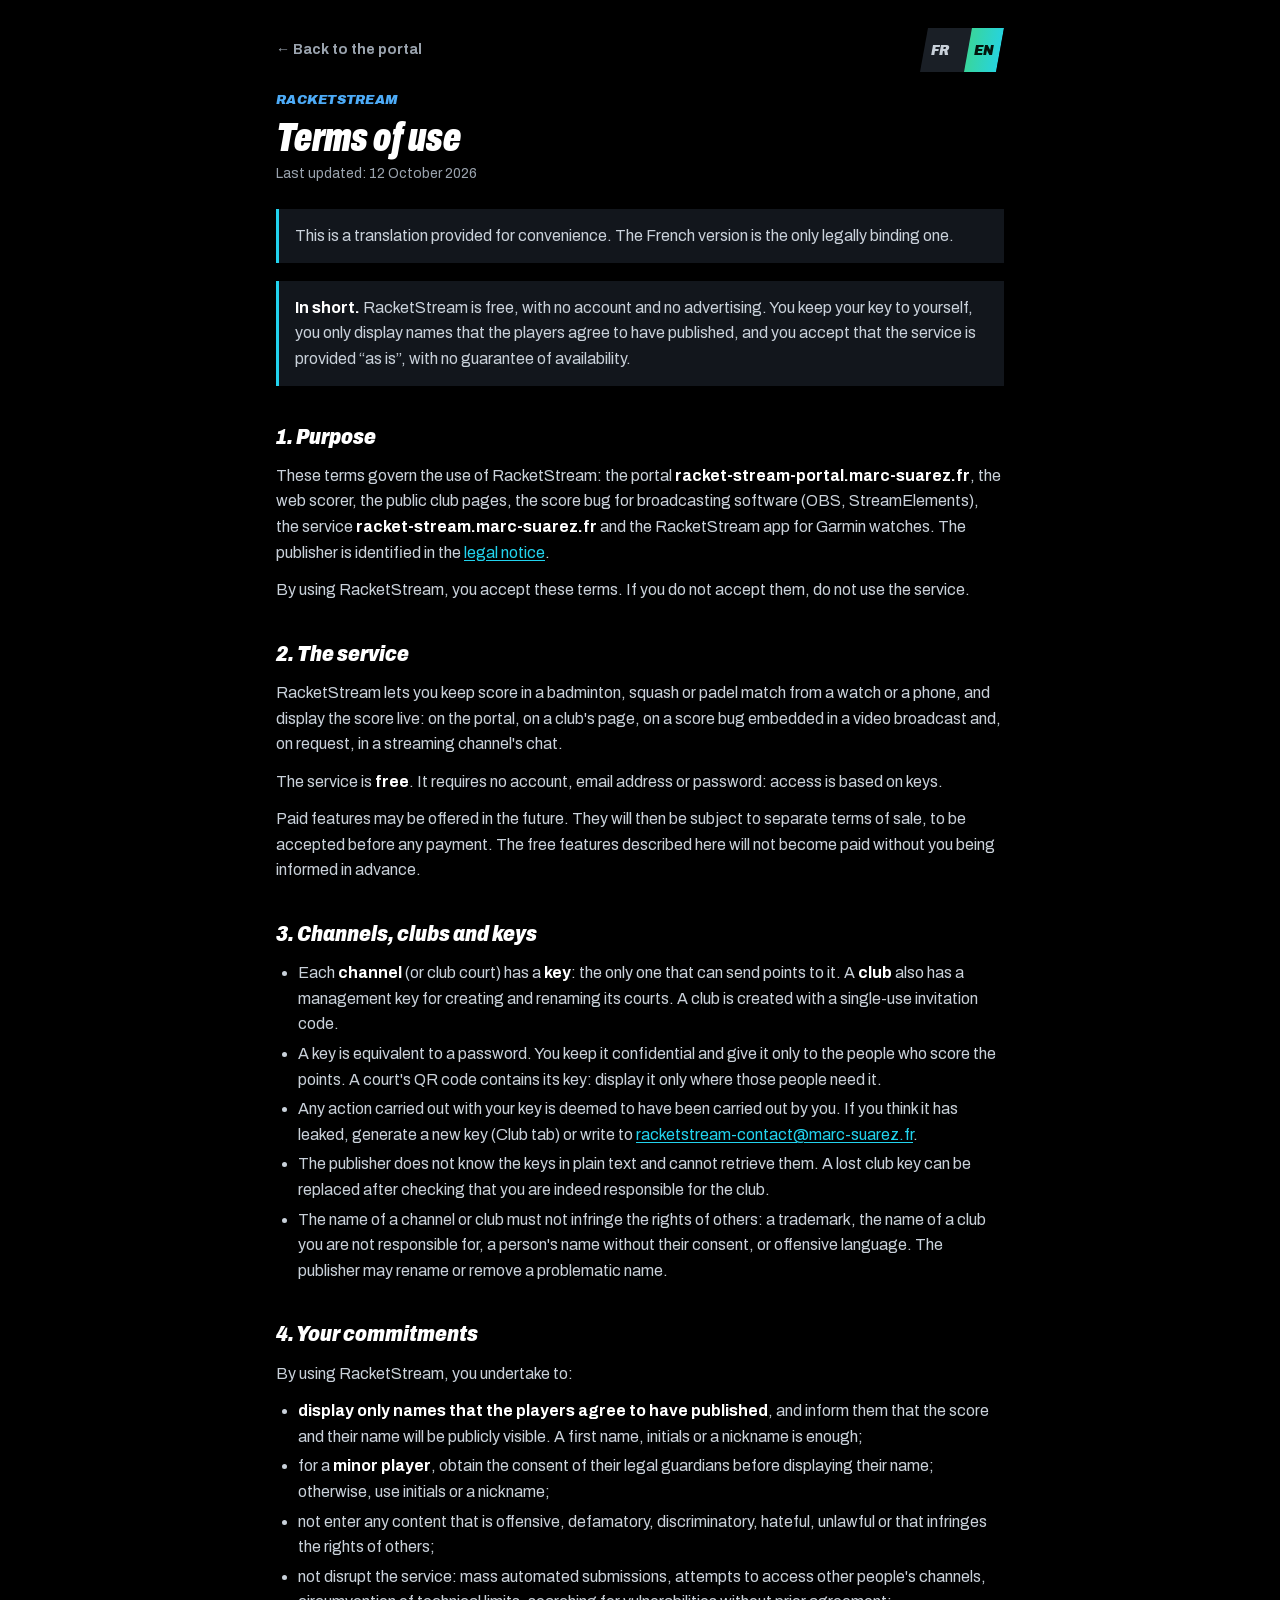
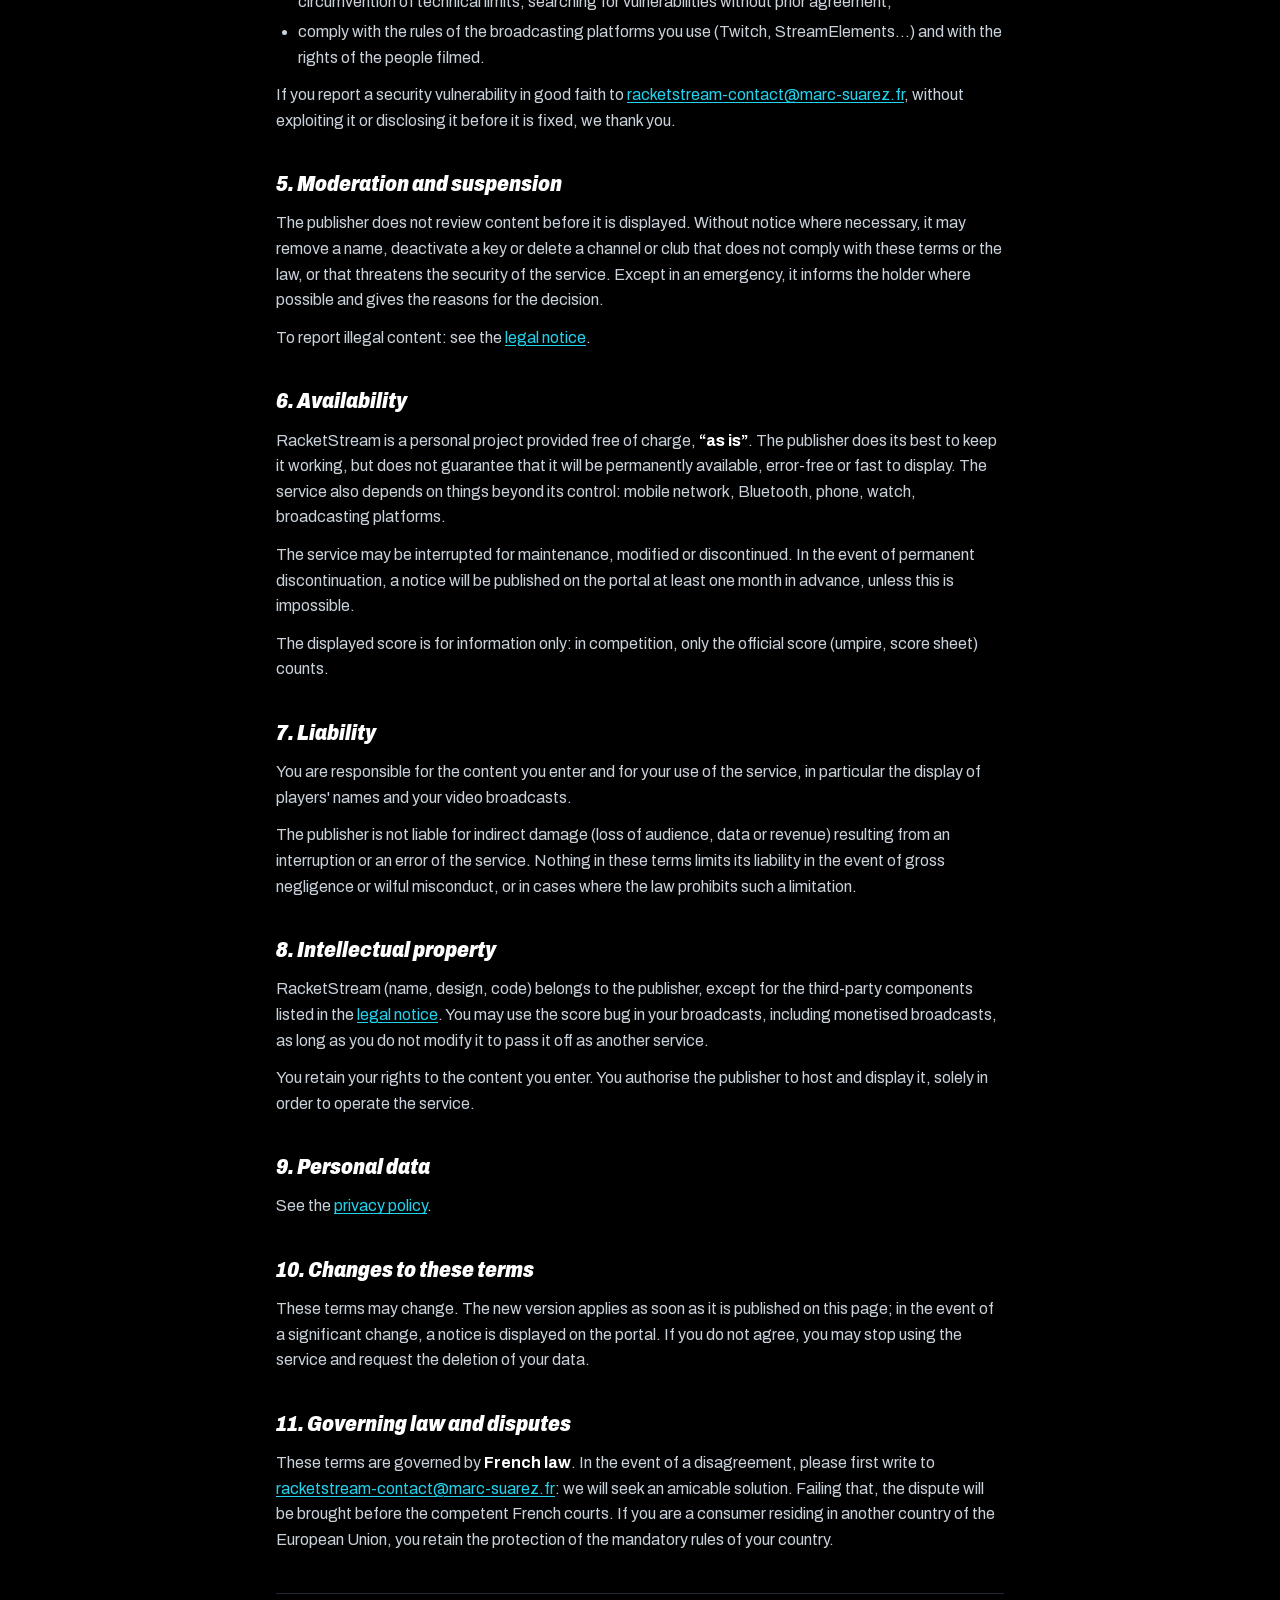
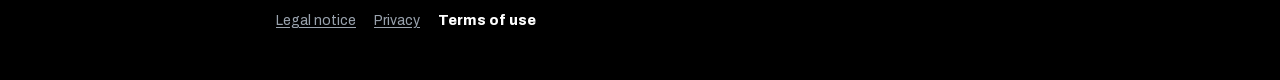
<file: portal/cgu.html>
<!DOCTYPE html>
<html lang="fr">
<head>
<meta charset="utf-8">
<meta name="viewport" content="width=device-width, initial-scale=1">
<title data-en="Terms of use · RacketStream">Conditions d'utilisation · RacketStream</title>
<meta name="description" data-en-content="RacketStream terms of use: a free live scoring service for badminton and squash." content="Conditions générales d'utilisation de RacketStream : service gratuit de score en direct pour le badminton et le squash.">
<meta name="theme-color" content="#000000">
<link rel="icon" href="icons/icon.svg" type="image/svg+xml">
<link href="fonts/archivo.css" rel="stylesheet">
<link href="legal.css" rel="stylesheet">
<script src="i18n.js"></script>
</head>
<body>
<main class="page">
  <div class="topbar">
    <a class="back" href="./" data-en="← Back to the portal">← Retour au portail</a>
    <span data-langsw></span>
  </div>
  <span class="eyebrow">RACKETSTREAM</span>
  <h1 data-en="Terms of use">Conditions générales d'utilisation</h1>
  <p class="updated" data-en="Last updated: 12 October 2026">Dernière mise à jour : 12 octobre 2026</p>

  <div data-lang="fr">
  <div class="box">
    <p><strong>En bref.</strong> RacketStream est gratuit, sans compte et sans publicité. Vous gardez votre clé pour vous, vous n'affichez que des noms que les joueurs acceptent de voir publiés, et vous acceptez que le service soit fourni « tel quel », sans garantie de disponibilité.</p>
  </div>

  <h2>1. Objet</h2>
  <p>Ces conditions encadrent l'utilisation de RacketStream : le portail <strong>racket-stream-portal.marc-suarez.fr</strong>, le scoreur web, les pages publiques des clubs, le bandeau de score pour logiciels de diffusion (OBS, StreamElements), le service <strong>racket-stream.marc-suarez.fr</strong> et l'application RacketStream pour montres Garmin. L'éditeur est présenté dans les <a href="mentions-legales.html">mentions légales</a>.</p>
  <p>Utiliser RacketStream, c'est accepter ces conditions. Si vous ne les acceptez pas, n'utilisez pas le service.</p>

  <h2>2. Le service</h2>
  <p>RacketStream permet de compter les points d'un match de badminton, de squash ou de padel depuis une montre ou un téléphone, et d'afficher le score en direct : sur le portail, sur la page d'un club, sur un bandeau intégré à une diffusion vidéo et, sur demande, dans le chat d'une chaîne de streaming.</p>
  <p>Le service est <strong>gratuit</strong>. Il ne demande ni compte, ni e-mail, ni mot de passe : l'accès repose sur des clés.</p>
  <p>Des fonctions payantes pourront être proposées plus tard. Elles feront alors l'objet de conditions de vente distinctes, à accepter avant tout paiement. Les fonctions gratuites décrites ici ne deviendront pas payantes sans que vous en soyez informé à l'avance.</p>

  <h2>3. Canaux, clubs et clés</h2>
  <ul>
    <li>Chaque <strong>canal</strong> (ou terrain d'un club) a une <strong>clé</strong> : la seule qui permet d'y envoyer des points. Un <strong>club</strong> a en plus une clé de gestion pour créer et renommer ses terrains. Un club se crée avec un code d'invitation à usage unique.</li>
    <li>Une clé vaut mot de passe. Vous la gardez confidentielle et ne la donnez qu'aux personnes qui marquent les points. Le QR code d'un terrain contient sa clé : affichez-le seulement là où ces personnes en ont besoin.</li>
    <li>Toute action faite avec votre clé est réputée faite par vous. Si vous pensez qu'elle a fuité, générez une nouvelle clé (onglet Club) ou écrivez à <a href="mailto:racketstream-contact@marc-suarez.fr">racketstream-contact@marc-suarez.fr</a>.</li>
    <li>L'éditeur ne connaît pas les clés en clair et ne peut pas les retrouver. Une clé de club perdue peut être remplacée après vérification que vous êtes bien responsable du club.</li>
    <li>Le nom d'un canal ou d'un club ne doit pas porter atteinte aux droits d'autrui : marque, nom d'un club dont vous n'êtes pas responsable, nom d'une personne sans son accord, propos injurieux. L'éditeur peut renommer ou retirer un nom qui pose problème.</li>
  </ul>

  <h2>4. Vos engagements</h2>
  <p>En utilisant RacketStream, vous vous engagez à :</p>
  <ul>
    <li><strong>n'afficher que des noms que les joueurs acceptent de voir publiés</strong>, et les informer que le score et leur nom seront visibles publiquement. Un prénom, des initiales ou un surnom suffisent ;</li>
    <li>pour un <strong>joueur mineur</strong>, obtenir l'accord de ses représentants légaux avant d'afficher son nom ; à défaut, utiliser des initiales ou un surnom ;</li>
    <li>ne saisir aucun contenu injurieux, diffamatoire, discriminatoire, haineux, contraire à la loi ou aux droits d'autrui ;</li>
    <li>ne pas perturber le service : envois automatisés massifs, tentatives d'accès aux canaux d'autrui, contournement des limites techniques, recherche de failles sans accord préalable ;</li>
    <li>respecter les règles des plateformes de diffusion que vous utilisez (Twitch, StreamElements…) et les droits des personnes filmées.</li>
  </ul>
  <p>Si vous signalez une faille de sécurité de bonne foi à <a href="mailto:racketstream-contact@marc-suarez.fr">racketstream-contact@marc-suarez.fr</a>, sans l'exploiter ni la divulguer avant correction, nous vous en remercions.</p>

  <h2>5. Modération et suspension</h2>
  <p>L'éditeur ne vérifie pas les contenus avant leur affichage. Il peut, sans préavis lorsque c'est nécessaire, retirer un nom, désactiver une clé ou supprimer un canal ou un club qui ne respecte pas ces conditions ou la loi, ou qui menace la sécurité du service. Hors urgence, il en informe le titulaire quand c'est possible et lui donne les raisons de la décision.</p>
  <p>Pour signaler un contenu illicite : voir les <a href="mentions-legales.html">mentions légales</a>.</p>

  <h2>6. Disponibilité</h2>
  <p>RacketStream est un projet personnel fourni gratuitement, <strong>« tel quel »</strong>. L'éditeur fait de son mieux pour qu'il fonctionne, mais ne garantit ni sa disponibilité permanente, ni l'absence d'erreur, ni la rapidité d'affichage. Le service dépend aussi d'éléments qu'il ne maîtrise pas : réseau mobile, Bluetooth, téléphone, montre, plateformes de diffusion.</p>
  <p>Le service peut être interrompu pour maintenance, modifié ou arrêté. En cas d'arrêt définitif, une information sera publiée sur le portail au moins un mois à l'avance, sauf impossibilité.</p>
  <p>Le score affiché a une valeur indicative : en compétition, seul compte le score officiel (arbitre, feuille de match).</p>

  <h2>7. Responsabilité</h2>
  <p>Vous êtes responsable des contenus que vous saisissez et de l'usage que vous faites du service, notamment de l'affichage des noms des joueurs et de vos diffusions vidéo.</p>
  <p>L'éditeur n'est pas responsable des dommages indirects (perte d'audience, de données, de revenus) liés à une interruption ou une erreur du service. Rien dans ces conditions ne limite sa responsabilité en cas de faute lourde ou intentionnelle, ni dans les cas où la loi interdit de la limiter.</p>

  <h2>8. Propriété intellectuelle</h2>
  <p>RacketStream (nom, design, code) appartient à l'éditeur, sauf composants tiers listés dans les <a href="mentions-legales.html">mentions légales</a>. Vous pouvez utiliser le bandeau de score dans vos diffusions, y compris des diffusions monétisées, tant que vous ne le modifiez pas pour faire croire à un autre service.</p>
  <p>Vous gardez vos droits sur les contenus que vous saisissez. Vous autorisez l'éditeur à les héberger et à les afficher, uniquement pour faire fonctionner le service.</p>

  <h2>9. Données personnelles</h2>
  <p>Voir la <a href="confidentialite.html">politique de confidentialité</a>.</p>

  <h2>10. Modification des conditions</h2>
  <p>Ces conditions peuvent évoluer. La nouvelle version s'applique dès sa publication sur cette page ; en cas de changement important, une information est affichée sur le portail. Si vous n'êtes pas d'accord, vous pouvez arrêter d'utiliser le service et demander la suppression de vos données.</p>

  <h2>11. Droit applicable et litiges</h2>
  <p>Ces conditions sont soumises au <strong>droit français</strong>. En cas de désaccord, écrivez d'abord à <a href="mailto:racketstream-contact@marc-suarez.fr">racketstream-contact@marc-suarez.fr</a> : nous chercherons une solution amiable. À défaut, le litige sera porté devant les tribunaux français compétents. Si vous êtes un consommateur résidant dans un autre pays de l'Union européenne, vous conservez la protection des règles impératives de votre pays.</p>
  </div>

  <div data-lang="en" hidden>
  <div class="box">
    <p>This is a translation provided for convenience. The French version is the only legally binding one.</p>
  </div>

  <div class="box">
    <p><strong>In short.</strong> RacketStream is free, with no account and no advertising. You keep your key to yourself, you only display names that the players agree to have published, and you accept that the service is provided “as is”, with no guarantee of availability.</p>
  </div>

  <h2>1. Purpose</h2>
  <p>These terms govern the use of RacketStream: the portal <strong>racket-stream-portal.marc-suarez.fr</strong>, the web scorer, the public club pages, the score bug for broadcasting software (OBS, StreamElements), the service <strong>racket-stream.marc-suarez.fr</strong> and the RacketStream app for Garmin watches. The publisher is identified in the <a href="mentions-legales.html">legal notice</a>.</p>
  <p>By using RacketStream, you accept these terms. If you do not accept them, do not use the service.</p>

  <h2>2. The service</h2>
  <p>RacketStream lets you keep score in a badminton, squash or padel match from a watch or a phone, and display the score live: on the portal, on a club's page, on a score bug embedded in a video broadcast and, on request, in a streaming channel's chat.</p>
  <p>The service is <strong>free</strong>. It requires no account, email address or password: access is based on keys.</p>
  <p>Paid features may be offered in the future. They will then be subject to separate terms of sale, to be accepted before any payment. The free features described here will not become paid without you being informed in advance.</p>

  <h2>3. Channels, clubs and keys</h2>
  <ul>
    <li>Each <strong>channel</strong> (or club court) has a <strong>key</strong>: the only one that can send points to it. A <strong>club</strong> also has a management key for creating and renaming its courts. A club is created with a single-use invitation code.</li>
    <li>A key is equivalent to a password. You keep it confidential and give it only to the people who score the points. A court's QR code contains its key: display it only where those people need it.</li>
    <li>Any action carried out with your key is deemed to have been carried out by you. If you think it has leaked, generate a new key (Club tab) or write to <a href="mailto:racketstream-contact@marc-suarez.fr">racketstream-contact@marc-suarez.fr</a>.</li>
    <li>The publisher does not know the keys in plain text and cannot retrieve them. A lost club key can be replaced after checking that you are indeed responsible for the club.</li>
    <li>The name of a channel or club must not infringe the rights of others: a trademark, the name of a club you are not responsible for, a person's name without their consent, or offensive language. The publisher may rename or remove a problematic name.</li>
  </ul>

  <h2>4. Your commitments</h2>
  <p>By using RacketStream, you undertake to:</p>
  <ul>
    <li><strong>display only names that the players agree to have published</strong>, and inform them that the score and their name will be publicly visible. A first name, initials or a nickname is enough;</li>
    <li>for a <strong>minor player</strong>, obtain the consent of their legal guardians before displaying their name; otherwise, use initials or a nickname;</li>
    <li>not enter any content that is offensive, defamatory, discriminatory, hateful, unlawful or that infringes the rights of others;</li>
    <li>not disrupt the service: mass automated submissions, attempts to access other people's channels, circumvention of technical limits, searching for vulnerabilities without prior agreement;</li>
    <li>comply with the rules of the broadcasting platforms you use (Twitch, StreamElements…) and with the rights of the people filmed.</li>
  </ul>
  <p>If you report a security vulnerability in good faith to <a href="mailto:racketstream-contact@marc-suarez.fr">racketstream-contact@marc-suarez.fr</a>, without exploiting it or disclosing it before it is fixed, we thank you.</p>

  <h2>5. Moderation and suspension</h2>
  <p>The publisher does not review content before it is displayed. Without notice where necessary, it may remove a name, deactivate a key or delete a channel or club that does not comply with these terms or the law, or that threatens the security of the service. Except in an emergency, it informs the holder where possible and gives the reasons for the decision.</p>
  <p>To report illegal content: see the <a href="mentions-legales.html">legal notice</a>.</p>

  <h2>6. Availability</h2>
  <p>RacketStream is a personal project provided free of charge, <strong>“as is”</strong>. The publisher does its best to keep it working, but does not guarantee that it will be permanently available, error-free or fast to display. The service also depends on things beyond its control: mobile network, Bluetooth, phone, watch, broadcasting platforms.</p>
  <p>The service may be interrupted for maintenance, modified or discontinued. In the event of permanent discontinuation, a notice will be published on the portal at least one month in advance, unless this is impossible.</p>
  <p>The displayed score is for information only: in competition, only the official score (umpire, score sheet) counts.</p>

  <h2>7. Liability</h2>
  <p>You are responsible for the content you enter and for your use of the service, in particular the display of players' names and your video broadcasts.</p>
  <p>The publisher is not liable for indirect damage (loss of audience, data or revenue) resulting from an interruption or an error of the service. Nothing in these terms limits its liability in the event of gross negligence or wilful misconduct, or in cases where the law prohibits such a limitation.</p>

  <h2>8. Intellectual property</h2>
  <p>RacketStream (name, design, code) belongs to the publisher, except for the third-party components listed in the <a href="mentions-legales.html">legal notice</a>. You may use the score bug in your broadcasts, including monetised broadcasts, as long as you do not modify it to pass it off as another service.</p>
  <p>You retain your rights to the content you enter. You authorise the publisher to host and display it, solely in order to operate the service.</p>

  <h2>9. Personal data</h2>
  <p>See the <a href="confidentialite.html">privacy policy</a>.</p>

  <h2>10. Changes to these terms</h2>
  <p>These terms may change. The new version applies as soon as it is published on this page; in the event of a significant change, a notice is displayed on the portal. If you do not agree, you may stop using the service and request the deletion of your data.</p>

  <h2>11. Governing law and disputes</h2>
  <p>These terms are governed by <strong>French law</strong>. In the event of a disagreement, please first write to <a href="mailto:racketstream-contact@marc-suarez.fr">racketstream-contact@marc-suarez.fr</a>: we will seek an amicable solution. Failing that, the dispute will be brought before the competent French courts. If you are a consumer residing in another country of the European Union, you retain the protection of the mandatory rules of your country.</p>
  </div>

  <nav class="legal" aria-label="Informations légales" data-en-aria-label="Legal information">
    <a href="mentions-legales.html" data-en="Legal notice">Mentions légales</a>
    <a href="confidentialite.html" data-en="Privacy">Confidentialité</a>
    <a href="cgu.html" aria-current="page" data-en="Terms of use">Conditions d'utilisation</a>
  </nav>
</main>
</body>
</html>
</file>
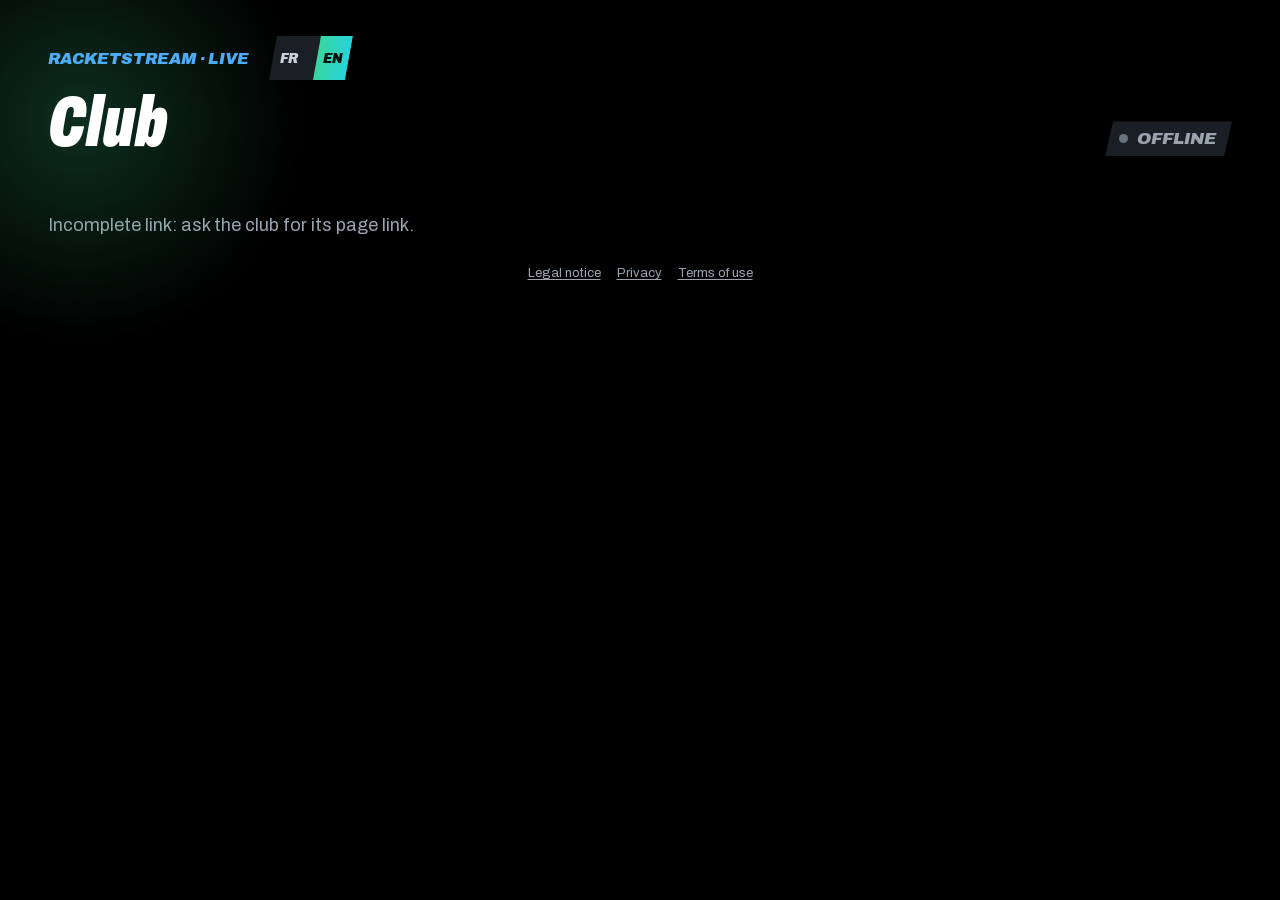
<file: portal/club.html>
<!doctype html>
<html lang="fr">
<head>
<meta charset="utf-8">
<meta name="viewport" content="width=device-width, initial-scale=1, viewport-fit=cover">
<title>Club en direct — RacketStream</title>
<script src="i18n.js"></script>
<meta name="theme-color" content="#000000">
<meta name="description" content="Tous les matchs du club en direct." data-en-content="Every club match, live.">
<link rel="icon" href="icons/favicon.svg" type="image/svg+xml">
<link rel="apple-touch-icon" href="icons/apple-touch-icon.png">
<link href="fonts/archivo.css" rel="stylesheet">
<style>
  /* Page publique d'un club (lecture seule, sans clé) : tous les terrains en
     direct. Téléphone = liste ; écran large (TV de la salle) = 2 colonnes et un
     QR vers cette page. Ouverte par club.html?c=<slug>. */
  * { box-sizing: border-box; }
  body { margin: 0; background: #000; color: #FFFFFF; font-family: Archivo, "Helvetica Neue", sans-serif; }
  button { cursor: pointer; font-family: inherit; }
  button:focus-visible, a:focus-visible { outline: 2px solid #22D3EE; outline-offset: 3px; }
  h1, p { margin: 0; }
  [hidden] { display: none !important; }
  .page { position: relative; max-width: 640px; margin: 0 auto; padding: 22px 0 30px; overflow: hidden; }
  .glow { display: none; }
  header { position: relative; padding: 0 16px; display: flex; flex-direction: column; gap: 8px; }
  .hw { display: flex; flex-direction: column; gap: 8px; min-width: 0; }
  .ey { display: flex; align-items: center; gap: 12px; min-width: 0; }
  .ey [data-langsw] { margin-left: auto; }
  .eyebrow { font-size: 13px; font-weight: 900; font-style: italic; color: #4DABF7; }
  h1 { font-size: 44px; font-weight: 900; font-style: italic; font-stretch: 66%; line-height: 1; overflow-wrap: anywhere; }
  .badge { align-self: flex-start; display: flex; align-items: center; gap: 7px; padding: 5px 12px 5px 10px; background: #E8453C; font-size: 13px; font-weight: 900; font-style: italic; clip-path: polygon(6px 0, 100% 0, calc(100% - 6px) 100%, 0 100%); }
  .badge .d { width: 7px; height: 7px; border-radius: 50%; background: #FFFFFF; animation: pulse 1.6s ease-in-out infinite; }
  .badge.off { background: #1A1F26; color: #9AA3AE; }
  .badge.off .d { background: #6B737D; animation: none; }
  .tvqr { display: none; }
  .cards { position: relative; padding: 18px 12px 0; display: flex; flex-direction: column; gap: 10px; }
  .card { display: flex; gap: 14px; padding: 16px 16px 18px 12px; background: #12161B; clip-path: polygon(0 0, 100% 0, 100% calc(100% - 16px), calc(100% - 16px) 100%, 0 100%); animation: inUp .4s cubic-bezier(.2, .9, .25, 1) both; }
  .card .bar { flex: none; width: 8px; align-self: stretch; transform: skewX(-12deg); background: #333333; }
  .card.live .bar { background: linear-gradient(180deg, #3DD68C, #22D3EE); animation: barGlow 1.8s ease-in-out infinite; }
  .card .in { flex-grow: 1; min-width: 0; display: flex; flex-direction: column; gap: 8px; }
  .card .top { display: flex; align-items: baseline; gap: 10px; }
  .card .tn { flex-grow: 1; min-width: 0; font-size: 22px; font-weight: 900; font-style: italic; font-stretch: 70%; overflow: hidden; text-overflow: ellipsis; white-space: nowrap; }
  .card .hot { font-size: 12px; font-weight: 900; font-style: italic; color: #04140C; background: #FFD43B; padding: 3px 8px; clip-path: polygon(5px 0, 100% 0, calc(100% - 5px) 100%, 0 100%); }
  .card .sn { font-size: 14px; font-weight: 800; font-style: italic; color: #C9D1DA; white-space: nowrap; }
  .row { display: flex; align-items: center; gap: 10px; }
  .row i { flex: none; width: 6px; height: 30px; transform: skewX(-12deg); background: #3DD68C; }
  .row.b i { background: #4DABF7; }
  .row .pn { flex-grow: 1; min-width: 0; display: flex; align-items: center; gap: 6px; font-size: 18px; font-weight: 900; font-style: italic; font-stretch: 72%; text-transform: uppercase; white-space: nowrap; }
  .row .pn span { overflow: hidden; text-overflow: ellipsis; }
  .row .pn svg { flex: none; width: 22px; height: 22px; }
  .row .ps { flex: none; width: 17px; font-size: 14px; font-weight: 800; color: #9AA3AE; text-align: center; }
  .row .pt { flex: none; min-width: 48px; font-size: 44px; font-weight: 900; font-style: italic; font-stretch: 62%; line-height: 1; text-align: right; font-variant-numeric: tabular-nums; }
  .row .pt.pop { animation: pop .3s cubic-bezier(.2, .9, .25, 1.3); }
  .card .wait { font-size: 14px; color: #8A929C; padding: 6px 0; }
  .msg { padding: 18px 16px 0; font-size: 15px; color: #9AA3AE; line-height: 1.45; }
  .foot { padding: 18px 16px 0; display: flex; flex-direction: column; gap: 12px; }
  .foot p { font-size: 13px; color: #8A929C; line-height: 1.45; }
  .share { display: flex; gap: 6px; }
  .share .u { flex-grow: 1; min-width: 0; display: flex; align-items: center; height: 52px; padding: 0 14px; background: #1A1F26; font-size: 14px; font-weight: 600; color: #C9D1DA; white-space: nowrap; overflow: hidden; text-overflow: ellipsis; }
  .share button { flex: none; min-width: 96px; height: 52px; border: 0; background: #FFFFFF; color: #04140C; font-size: 15px; font-weight: 900; font-style: italic; clip-path: polygon(8px 0, 100% 0, calc(100% - 8px) 100%, 0 100%); transition: background .25s, color .25s; }
  .share button.done { background: #0F2A1D; color: #3DD68C; }

  /* Écran large : TV de la salle. */
  @media (min-width: 900px) {
    .page { max-width: none; min-height: 100vh; padding: 36px 48px 40px; }
    .glow { display: block; position: absolute; left: -160px; top: -120px; width: 480px; height: 480px; border-radius: 50%; background: radial-gradient(circle, rgba(61, 214, 140, .22), transparent 65%); pointer-events: none; }
    header { padding: 0; flex-direction: row; align-items: flex-end; gap: 24px; flex-wrap: wrap; }
    .hw { flex-grow: 1; }
    .eyebrow { font-size: 16px; }
    .ey { gap: 20px; }
    .ey [data-langsw] { margin-left: 0; }
    h1 { font-size: 72px; font-stretch: 64%; line-height: .95; }
    .badge { align-self: auto; gap: 9px; padding: 8px 16px 8px 14px; font-size: 17px; clip-path: polygon(8px 0, 100% 0, calc(100% - 8px) 100%, 0 100%); }
    .badge .d { width: 9px; height: 9px; }
    .tvqr { display: flex; align-items: center; gap: 12px; padding: 10px; background: #FFFFFF; color: #04140C; }
    .tvqr .q { width: 84px; height: 84px; }
    .tvqr .q svg { display: block; width: 100%; height: 100%; }
    .tvqr span { width: 110px; font-size: 14px; font-weight: 900; font-style: italic; line-height: 1.2; }
    .cards { padding: 28px 0 0; display: grid; grid-template-columns: repeat(2, minmax(0, 1fr)); gap: 18px; }
    .card { padding: 22px 24px 24px 18px; }
    .card .tn { font-size: 32px; }
    .card .hot { font-size: 15px; }
    .card .sn { font-size: 17px; }
    .row i { height: 50px; }
    .row .pn { font-size: 26px; }
    .row .pn svg { width: 26px; height: 26px; }
    .row .ps { width: 24px; font-size: 18px; }
    .row .pt { min-width: 80px; font-size: 64px; }
    .card .wait { font-size: 17px; }
    .msg { padding: 28px 0 0; font-size: 18px; }
    .foot { display: none; }
  }
  @keyframes pulse { 0%, 100% { opacity: 1; } 50% { opacity: .35; } }
  @keyframes inUp { from { transform: translateY(18px); opacity: 0; } to { transform: none; opacity: 1; } }
  @keyframes pop { from { transform: scale(1.35); } to { transform: none; } }
  @keyframes barGlow { 0%, 100% { box-shadow: 0 0 0 rgba(61, 214, 140, 0); } 50% { box-shadow: 0 0 14px rgba(61, 214, 140, .8); } }
  @media (prefers-reduced-motion: reduce) { .badge .d, .card, .card.live .bar, .row .pt.pop { animation: none; } }
  .legalnav { display: flex; flex-wrap: wrap; justify-content: center; gap: 6px 16px; padding: 28px 16px 8px; font-size: 13px; }
  .legalnav a { color: #9AA3AE; text-underline-offset: 2px; }
  .legalnav a:hover { color: #FFFFFF; }
</style>
</head>
<body>
<div class="page">
  <div class="glow"></div>
  <header>
    <div class="hw">
      <div class="ey"><span class="eyebrow" data-en="RACKETSTREAM · LIVE">RACKETSTREAM · EN DIRECT</span><span data-langsw></span></div>
      <h1 id="name">Club</h1>
    </div>
    <span class="badge off" id="badge" role="status"><span class="d"></span><span id="badgeTxt"></span></span>
    <div class="tvqr" id="tvqr" hidden><div class="q" id="tvqrImg" role="img" aria-label="QR code de cette page" data-en-aria-label="QR code for this page"></div><span data-en="Follow the scores on your phone">Suis les scores sur ton téléphone</span></div>
  </header>
  <section class="cards" id="cards" aria-label="Terrains" data-en-aria-label="Courts" aria-live="polite"></section>
  <p class="msg" id="msg" hidden></p>
  <div class="foot" id="foot" hidden>
    <p data-en="Updated live. No account needed: just share this link.">Mis à jour en direct. Aucun compte nécessaire : partage simplement ce lien.</p>
    <div class="share"><span class="u" id="url"></span><button id="share"></button></div>
  </div>
  <nav class="legalnav" aria-label="Informations légales" data-en-aria-label="Legal information"><a href="mentions-legales.html" data-en="Legal notice">Mentions légales</a><a href="confidentialite.html" data-en="Privacy">Confidentialité</a><a href="cgu.html" data-en="Terms of use">Conditions d'utilisation</a></nav>
</div>

<script>
  const API = "https://racket-stream.marc-suarez.fr";
  // Même règle que partout (pickScore, portail, overlay, renderer) : un match
  // est « en cours » (active, ou set_result entre deux sets) s'il a bougé il y
  // a moins de 10 min ; un match terminé reste visible 5 min (score final).
  const STALE_MS = 600 * 1000;
  const FINISHED_MS = 300 * 1000;
  const isLive = (r) => !!r && (r.status === "active" || r.status === "set_result") && Date.now() - r.updated_at <= STALE_MS;
  const visible = (r) => isLive(r) || (!!r && r.status === "match_finished" && Date.now() - r.updated_at <= FINISHED_MS);
  const $ = (id) => document.getElementById(id);
  const t = I18N.t;
  document.title = t("Club en direct", "Club live") + " — RacketStream";
  const SRV = '<svg role="img" viewBox="0 0 24 24" fill="none" stroke="currentColor" stroke-width="2.2" stroke-linejoin="round" aria-label="' + t("au service", "serving") + '"><path d="M8.5 15L5 3h14l-3.5 12z"/><path d="M12 15v6"/></svg>';

  const slug = (new URLSearchParams(location.search).get("c") || "").trim().toLowerCase();
  const pageUrl = location.origin + location.pathname + "?c=" + encodeURIComponent(slug);
  let terrains = [];       // [{ channel, label }]
  const scores = {};       // canal → score (ou null)
  const names = {};        // canal → { name1, name1b, name2, name2b }
  const serve = {};        // canal → { a, b, set, who } : service déduit du dernier point
  const shown = {};        // canal → points affichés (animation au changement)

  function fail(msg) {
    $("cards").textContent = "";
    $("msg").textContent = msg;
    $("msg").hidden = false;
    $("badgeTxt").textContent = t("HORS LIGNE", "OFFLINE");
  }

  async function load() {
    try {
      const res = await fetch(`${API}/api/clubs/${encodeURIComponent(slug)}`, { cache: "no-store" });
      if (res.status === 404) { fail(t("Ce club n'existe pas. Vérifie le lien.", "This club doesn't exist. Check the link.")); return false; }
      if (!res.ok) throw new Error();
      const d = await res.json();
      $("name").textContent = d.name;
      document.title = d.name + t(" en direct", " live") + " — RacketStream";
      terrains = d.terrains.map((x) => ({ channel: x.channel, label: x.label }));
      for (const x of d.terrains) note(x.channel, x.score);
      $("msg").hidden = true;
      render();
      return true;
    } catch {
      if (!terrains.length) fail(t("Pas de réseau : la page se met à jour dès que la connexion revient.", "No network: the page updates as soon as you're back online."));
      return null;
    }
  }

  async function loadNames() {
    await Promise.all(terrains.map(async (x) => {
      try {
        const res = await fetch(`${API}/functions/v1/names?channel=${encodeURIComponent(x.channel)}`, { cache: "no-store" });
        if (res.ok) names[x.channel] = await res.json();
      } catch { /* garder les noms connus */ }
    }));
    render();
  }

  // Service (badminton, squash) : celui qui vient de marquer sert ; au
  // début de chaque set, l'équipe 1 (comme sur la montre).
  function note(ch, r) {
    scores[ch] = r;
    if (!r) { delete serve[ch]; return; }
    const p = serve[ch];
    let who = p ? p.who : null;
    if (!p || r.match_id !== p.id || r.current_set !== p.set) who = r.score_me + r.score_opp === 0 ? "a" : null;
    else if (r.score_me > p.a && r.score_opp === p.b) who = "a";
    else if (r.score_opp > p.b && r.score_me === p.a) who = "b";
    else if (r.score_me + r.score_opp === 0) who = "a";
    serve[ch] = { id: r.match_id, set: r.current_set, a: r.score_me, b: r.score_opp, who };
  }

  const pair = (a, b, dflt) => [a, b].filter(Boolean).join(" / ") || dflt;

  function render() {
    const live = terrains.filter((x) => isLive(scores[x.channel])).length;
    $("badge").className = live ? "badge" : "badge off";
    $("badgeTxt").textContent = live
      ? t(`${live} TERRAIN${live > 1 ? "S" : ""} EN MATCH`, `${live} COURT${live > 1 ? "S" : ""} IN PLAY`)
      : t("AUCUN MATCH EN COURS", "NO MATCH IN PROGRESS");
    if (!terrains.length) {
      $("cards").textContent = "";
      $("msg").textContent = t("Ce club n'a pas encore de terrain.", "This club has no courts yet.");
      $("msg").hidden = false;
      return;
    }
    const box = $("cards");
    // Les cartes sont recréées seulement si la liste des terrains change :
    // sinon on met à jour sur place (pas de clignotement sur la TV).
    if (box.dataset.list !== terrains.map((x) => x.channel).join()) {
      box.textContent = "";
      for (const x of terrains) {
        const c = document.createElement("article");
        c.className = "card";
        c.dataset.ch = x.channel;
        c.innerHTML = `<span class="bar"></span><div class="in">
          <div class="top"><span class="tn"></span><span class="hot" hidden></span><span class="sn"></span></div>
          <div class="row a"><i></i><span class="pn"><span></span></span><span class="ps"></span><span class="pt"></span></div>
          <div class="row b"><i></i><span class="pn"><span></span></span><span class="ps"></span><span class="pt"></span></div>
          <span class="wait">${t("Aucun match pour l'instant", "No match yet")}</span></div>`;
        box.appendChild(c);
      }
      box.dataset.list = terrains.map((x) => x.channel).join();
    }
    for (const tr of terrains) {
      const c = box.querySelector(`[data-ch="${CSS.escape(tr.channel)}"]`);
      const r = scores[tr.channel];
      const on = visible(r);
      const playing = !!r && r.status === "active" && on;
      c.classList.toggle("live", isLive(r));
      c.querySelector(".tn").textContent = tr.label;
      c.querySelector(".wait").hidden = on;
      c.querySelectorAll(".row").forEach((row) => { row.hidden = !on; });
      const hot = c.querySelector(".hot");
      if (!on) {
        c.querySelector(".sn").textContent = t("En attente", "Waiting");
        hot.hidden = true;
        c.setAttribute("aria-label", t(`${tr.label} : aucun match`, `${tr.label}: no match`));
        continue;
      }
      const cfg = r.config || {};
      const squash = cfg.sport === "squash" || cfg.sport === 2;
      const word = squash ? t("Jeu", "Game") : "Set";
      c.querySelector(".sn").textContent = r.status === "match_finished" ? t("Terminé", "Final")
        : r.status === "set_result" ? t(`Fin du ${word.toLowerCase()} ${r.current_set}`, `End of ${word.toLowerCase()} ${r.current_set}`) : `${word} ${r.current_set}`;
      const target = cfg.targetScore || 21;
      hot.hidden = !(playing && r.score_me >= target - 1 && r.score_opp >= target - 1);
      hot.textContent = `${r.score_me}–${r.score_opp}`;
      const n = names[tr.channel] || {};
      const pa = pair(n.name1, n.name1b, t("Équipe 1", "Team 1")), pb = pair(n.name2, n.name2b, t("Équipe 2", "Team 2"));
      const s = playing ? serve[tr.channel] : null;
      for (const [k, nm, sets, pts] of [["a", pa, r.sets_me, r.score_me], ["b", pb, r.sets_opp, r.score_opp]]) {
        const row = c.querySelector(".row." + k);
        const pn = row.querySelector(".pn");
        pn.firstElementChild.textContent = nm;
        const hasSrv = !!pn.querySelector("svg");
        if (s && s.who === k && !hasSrv) pn.insertAdjacentHTML("beforeend", SRV);
        else if (!(s && s.who === k) && hasSrv) pn.querySelector("svg").remove();
        row.querySelector(".ps").textContent = sets;
        const pt = row.querySelector(".pt");
        const key = tr.channel + k;
        if (pt.textContent !== String(pts)) {
          pt.textContent = pts;
          if (shown[key] !== undefined) { pt.classList.remove("pop"); void pt.offsetWidth; pt.classList.add("pop"); }
          shown[key] = pts;
        }
      }
      c.setAttribute("aria-label", `${tr.label}, ${word.toLowerCase()} ${r.current_set}${t(" : ", ": ")}${pa} ${r.score_me}, ${pb} ${r.score_opp}`);
    }
  }

  // Flux en direct du club : un message { channel, score } par point.
  // Un terrain ajouté après l'ouverture apparaît au rechargement périodique.
  let es = null;
  function openStream() {
    if (es) es.close();
    es = new EventSource(`${API}/api/clubs/${encodeURIComponent(slug)}/stream`);
    es.onmessage = (ev) => {
      try {
        const m = JSON.parse(ev.data);
        if (!terrains.some((x) => x.channel === m.channel)) return;
        note(m.channel, m.score);
        render();
      } catch { /* message illisible : ignoré */ }
    };
    es.onerror = () => {
      if (es.readyState === EventSource.CLOSED) { es = null; setTimeout(openStream, 5000); }
    };
  }

  async function qr() {
    try {
      await new Promise((ok, ko) => {
        const s = document.createElement("script");
        s.src = "vendor/qrcode.js";
        s.onload = ok; s.onerror = ko;
        document.head.appendChild(s);
      });
      const q = qrcode(0, "M");
      q.addData(pageUrl);
      q.make();
      $("tvqrImg").innerHTML = q.createSvgTag({ cellSize: 4, margin: 1, scalable: true });
      $("tvqr").hidden = false;
    } catch { /* pas de QR : la page reste utilisable */ }
  }

  $("badgeTxt").textContent = t("CHARGEMENT…", "LOADING…");
  $("share").textContent = t("Partager", "Share");
  $("url").textContent = pageUrl.replace(/^https?:\/\//, "");
  $("share").addEventListener("click", async () => {
    const b = $("share");
    if (navigator.share) {
      try { await navigator.share({ title: $("name").textContent + t(" en direct", " live"), url: pageUrl }); return; }
      catch (e) { if (e.name === "AbortError") return; }
    }
    try { await navigator.clipboard.writeText(pageUrl); } catch { return; }
    b.textContent = t("Copié ✓", "Copied ✓");
    b.classList.add("done");
    setTimeout(() => { b.textContent = t("Partager", "Share"); b.classList.remove("done"); }, 1800);
  });

  (async () => {
    if (!slug) { fail(t("Lien incomplet : demande au club le lien de sa page.", "Incomplete link: ask the club for its page link.")); return; }
    let ok;
    while ((ok = await load()) === null) await new Promise((r) => setTimeout(r, 10000));
    if (ok === false) return;
    $("foot").hidden = false;
    openStream();
    loadNames();
    qr();
    setInterval(loadNames, 60 * 1000);            // noms changés depuis le portail
    setInterval(load, 5 * 60 * 1000);             // terrains ajoutés ou renommés
    setInterval(render, 30 * 1000);               // fraîcheur des 10 min
    // TV allumée toute la journée : on garde l'écran éveillé si possible.
    const awake = () => { if ("wakeLock" in navigator && !document.hidden) navigator.wakeLock.request("screen").catch(() => {}); };
    awake();
    document.addEventListener("visibilitychange", awake);
  })();
</script>
</body>
</html>
</file>
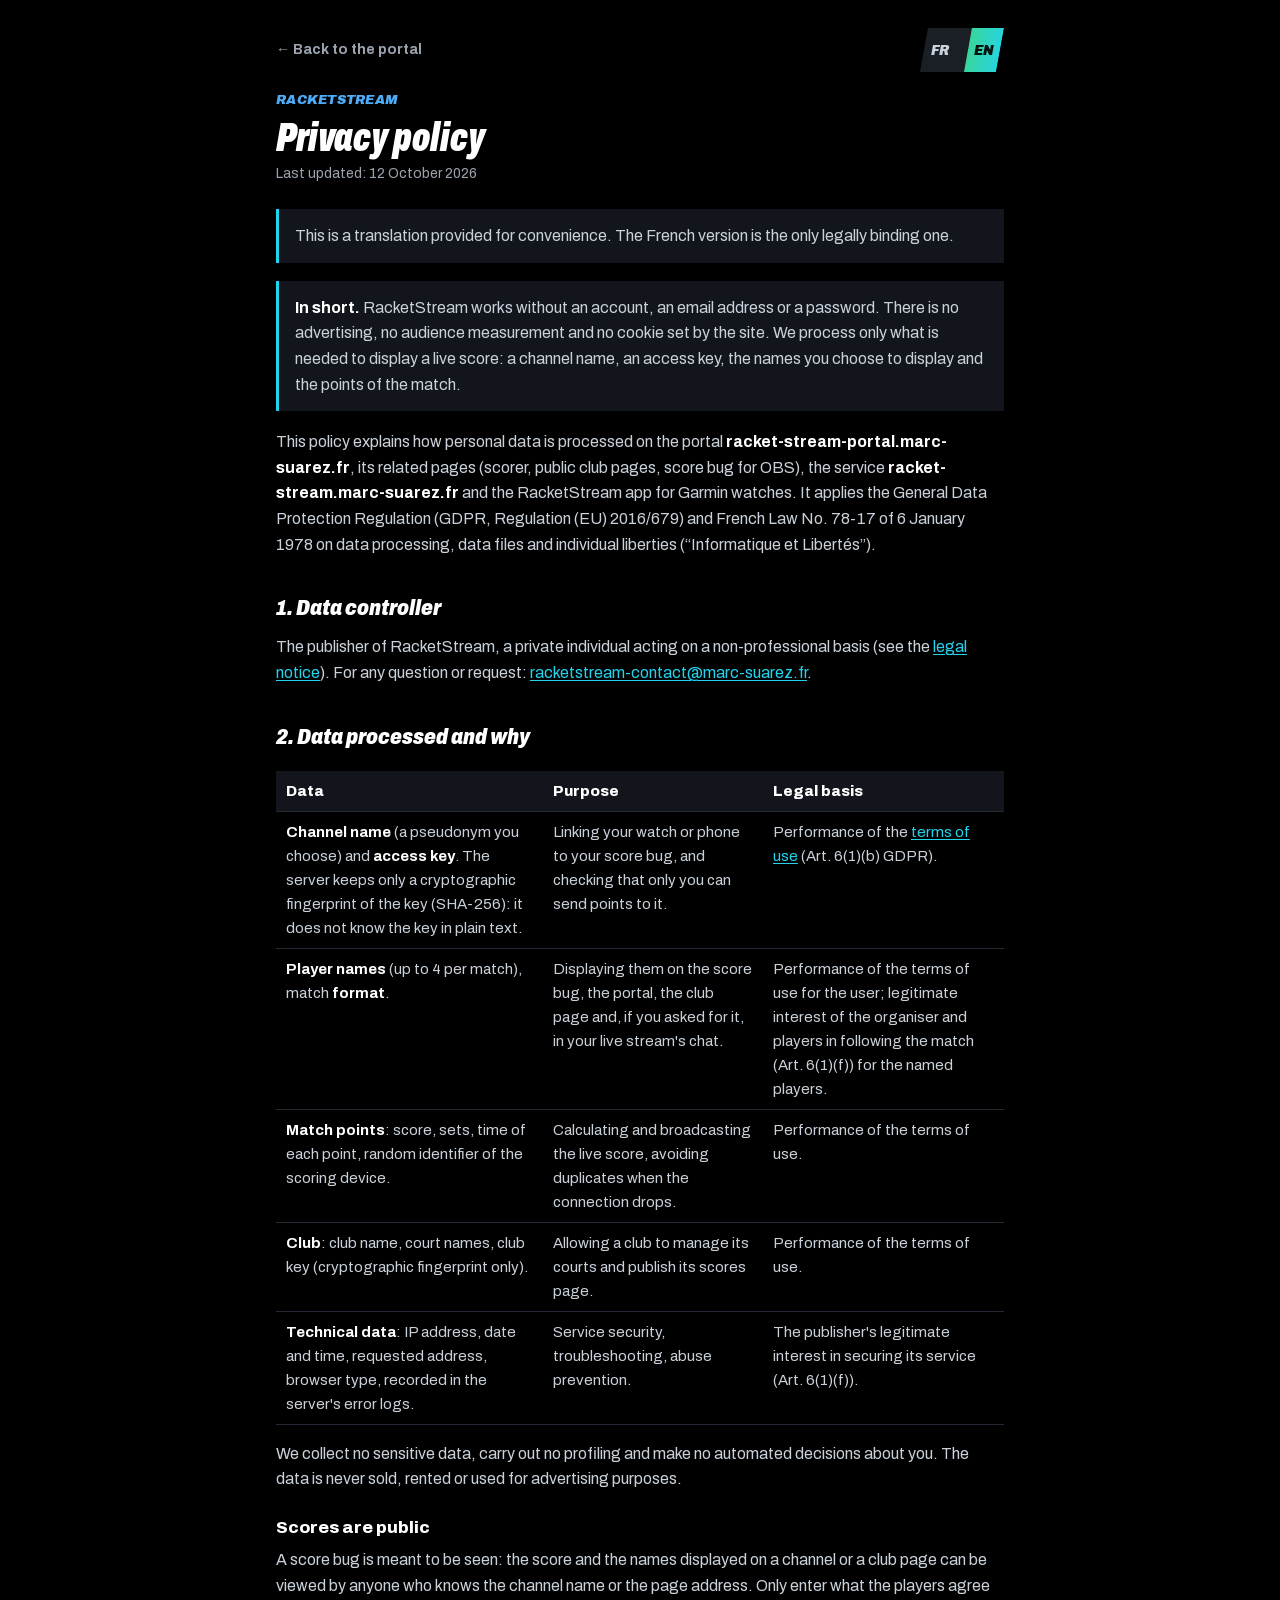
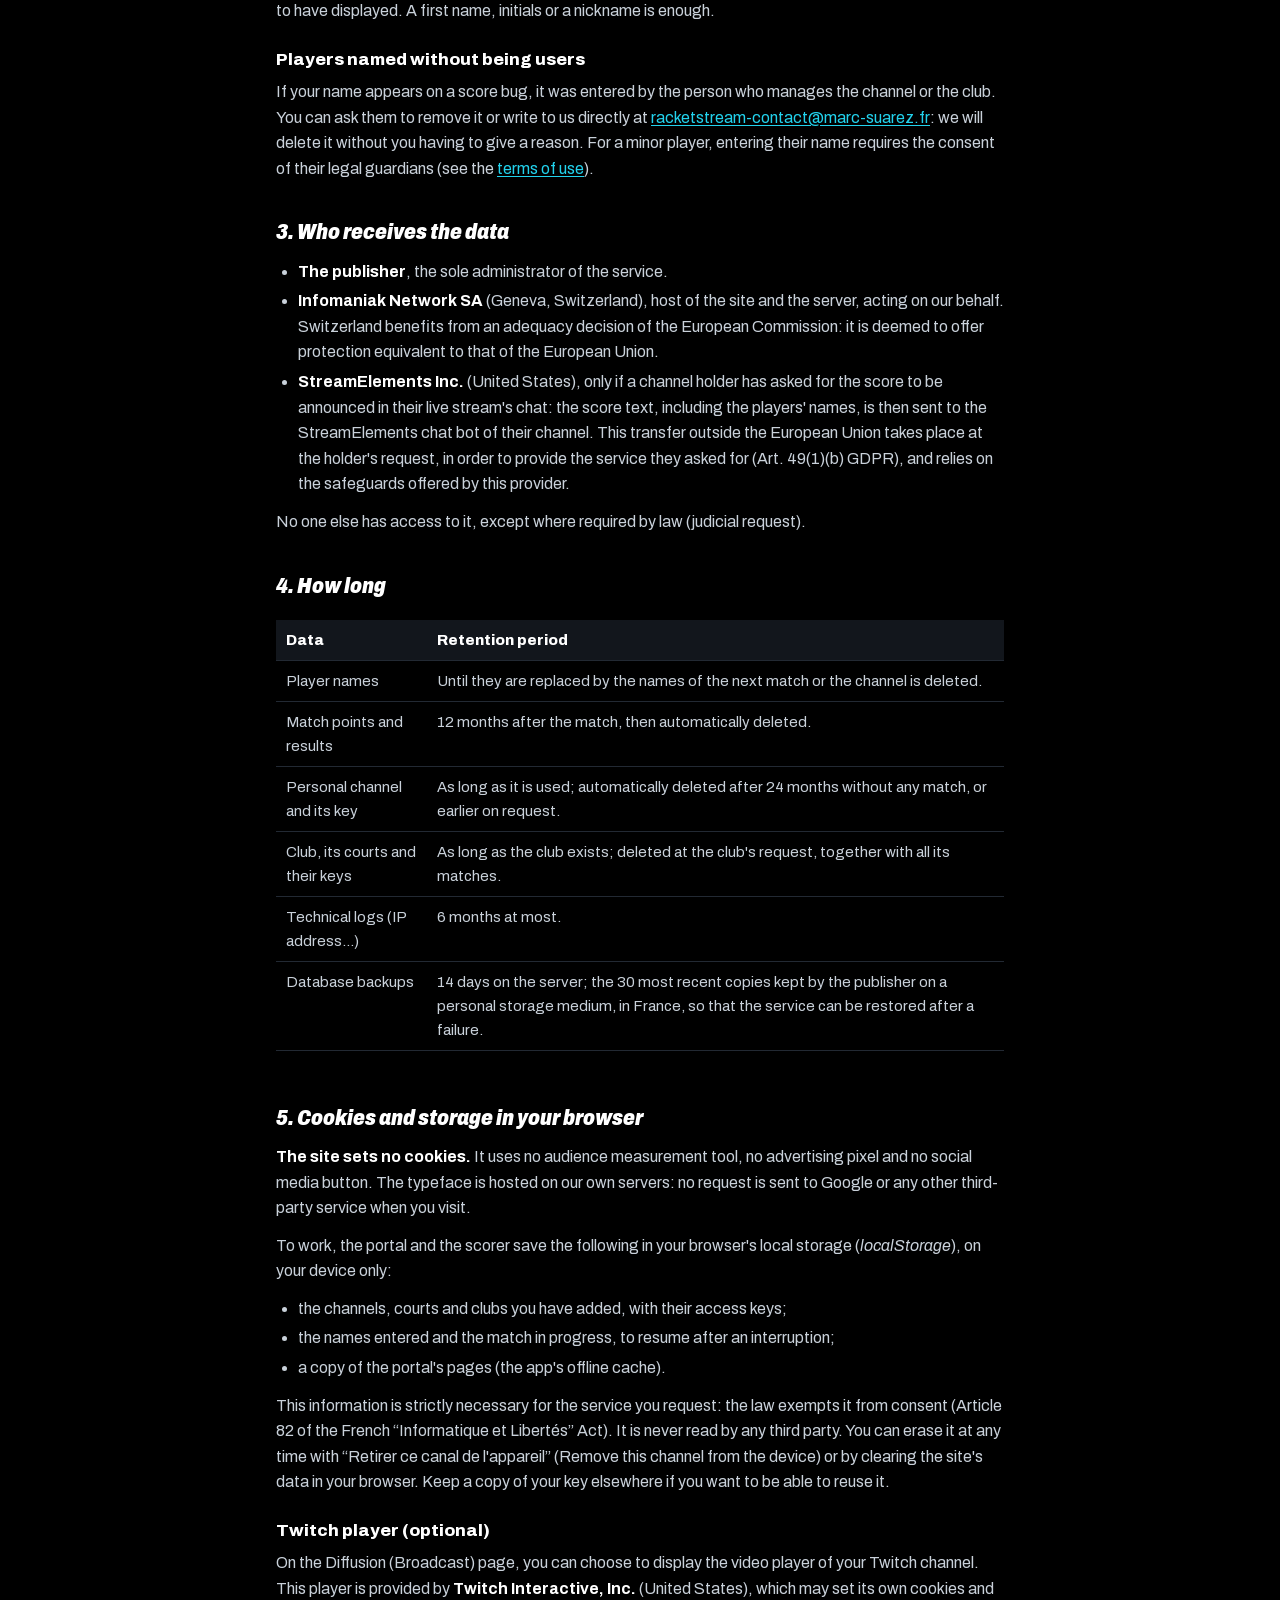
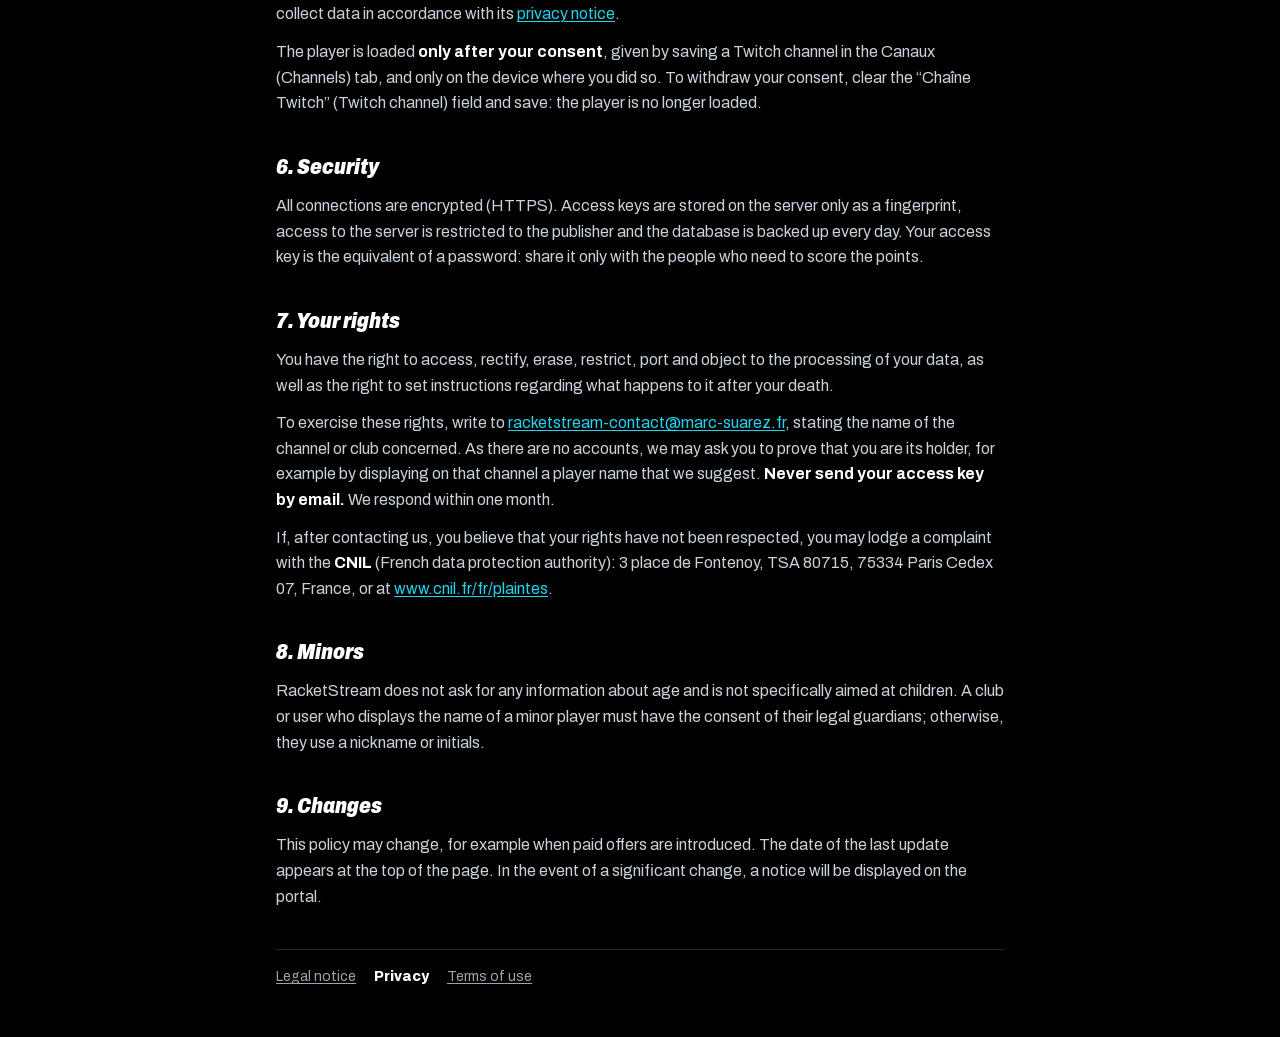
<file: portal/confidentialite.html>
<!DOCTYPE html>
<html lang="fr">
<head>
<meta charset="utf-8">
<meta name="viewport" content="width=device-width, initial-scale=1">
<title data-en="Privacy · RacketStream">Confidentialité · RacketStream</title>
<meta name="description" data-en-content="RacketStream privacy policy: data processed, purposes, retention periods, cookies and GDPR rights." content="Politique de confidentialité de RacketStream : données traitées, finalités, durées de conservation, cookies et droits RGPD.">
<meta name="theme-color" content="#000000">
<link rel="icon" href="icons/icon.svg" type="image/svg+xml">
<link href="fonts/archivo.css" rel="stylesheet">
<link href="legal.css" rel="stylesheet">
<script src="i18n.js"></script>
</head>
<body>
<main class="page">
  <div class="topbar">
    <a class="back" href="./" data-en="← Back to the portal">← Retour au portail</a>
    <span data-langsw></span>
  </div>
  <span class="eyebrow">RACKETSTREAM</span>
  <h1 data-en="Privacy policy">Politique de confidentialité</h1>
  <p class="updated" data-en="Last updated: 12 October 2026">Dernière mise à jour : 12 octobre 2026</p>

  <div data-lang="fr">
  <div class="box">
    <p><strong>L'essentiel.</strong> RacketStream fonctionne sans compte, sans e-mail et sans mot de passe. Il n'y a ni publicité, ni mesure d'audience, ni cookie déposé par le site. Nous traitons uniquement ce qu'il faut pour afficher un score en direct : un nom de canal, une clé d'accès, les noms que vous choisissez d'afficher et les points du match.</p>
  </div>

  <p>Cette politique explique comment sont traitées les données personnelles sur le portail <strong>racket-stream-portal.marc-suarez.fr</strong>, ses pages annexes (scoreur, pages publiques des clubs, bandeau de score pour OBS), le service <strong>racket-stream.marc-suarez.fr</strong> et l'application RacketStream pour montres Garmin. Elle applique le règlement général sur la protection des données (RGPD, règlement (UE) 2016/679) et la loi n° 78-17 du 6 janvier 1978 « Informatique et Libertés ».</p>

  <h2>1. Responsable du traitement</h2>
  <p>L'éditeur de RacketStream, personne physique agissant à titre non professionnel (voir les <a href="mentions-legales.html">mentions légales</a>). Pour toute question ou demande : <a href="mailto:racketstream-contact@marc-suarez.fr">racketstream-contact@marc-suarez.fr</a>.</p>

  <h2>2. Données traitées et pourquoi</h2>
  <div class="tw">
  <table>
    <thead><tr><th scope="col">Données</th><th scope="col">Pourquoi</th><th scope="col">Base légale</th></tr></thead>
    <tbody>
      <tr><td><strong>Nom du canal</strong> (pseudonyme que vous choisissez) et <strong>clé d'accès</strong>. Le serveur ne garde de la clé qu'une empreinte chiffrée (SHA-256) : il ne la connaît pas en clair.</td><td>Relier votre montre ou votre téléphone à votre bandeau de score, et vérifier que vous seul pouvez y envoyer des points.</td><td>Exécution des <a href="cgu.html">conditions d'utilisation</a> (art. 6.1.b RGPD).</td></tr>
      <tr><td><strong>Noms des joueurs</strong> (jusqu'à 4 par match), <strong>format</strong> du match.</td><td>Les afficher sur le bandeau, le portail, la page du club et, si vous l'avez demandé, dans le chat de votre live.</td><td>Exécution des conditions d'utilisation pour l'utilisateur ; intérêt légitime de l'organisateur et des joueurs à suivre le match (art. 6.1.f) pour les joueurs nommés.</td></tr>
      <tr><td><strong>Points du match</strong> : score, sets, heure de chaque point, identifiant aléatoire de l'appareil qui marque.</td><td>Calculer et diffuser le score en direct, éviter les doublons quand la connexion coupe.</td><td>Exécution des conditions d'utilisation.</td></tr>
      <tr><td><strong>Club</strong> : nom du club, nom des terrains, clé du club (empreinte chiffrée uniquement).</td><td>Permettre à un club de gérer ses terrains et de publier sa page de scores.</td><td>Exécution des conditions d'utilisation.</td></tr>
      <tr><td><strong>Données techniques</strong> : adresse IP, date et heure, adresse demandée, type de navigateur, enregistrées dans les journaux d'erreurs du serveur.</td><td>Sécurité du service, diagnostic des pannes, prévention des abus.</td><td>Intérêt légitime de l'éditeur à sécuriser son service (art. 6.1.f).</td></tr>
    </tbody>
  </table>
  </div>
  <p>Nous ne collectons aucune donnée sensible, ne faisons aucun profilage et ne prenons aucune décision automatisée vous concernant. Les données ne sont ni vendues, ni louées, ni utilisées à des fins publicitaires.</p>

  <h3>Les scores sont publics</h3>
  <p>Un bandeau de score est fait pour être vu : le score et les noms affichés sur un canal ou une page de club sont consultables par toute personne qui connaît le nom du canal ou l'adresse de la page. N'y inscrivez que ce que les joueurs acceptent de voir affiché. Un prénom, des initiales ou un surnom suffisent.</p>

  <h3>Joueurs nommés sans être utilisateurs</h3>
  <p>Si votre nom apparaît sur un bandeau, c'est la personne qui gère le canal ou le club qui l'a saisi. Vous pouvez lui demander de le retirer ou nous écrire directement à <a href="mailto:racketstream-contact@marc-suarez.fr">racketstream-contact@marc-suarez.fr</a> : nous le supprimons sans que vous ayez à justifier votre demande. Pour un joueur mineur, la saisie de son nom suppose l'accord de ses représentants légaux (voir les <a href="cgu.html">conditions d'utilisation</a>).</p>

  <h2>3. Qui reçoit les données</h2>
  <ul>
    <li><strong>L'éditeur</strong>, seul à administrer le service.</li>
    <li><strong>Infomaniak Network SA</strong> (Genève, Suisse), hébergeur du site et du serveur, qui agit pour notre compte. La Suisse bénéficie d'une décision d'adéquation de la Commission européenne : elle offre une protection jugée équivalente à celle de l'Union européenne.</li>
    <li><strong>StreamElements Inc.</strong> (États-Unis), uniquement si le titulaire d'un canal a demandé l'annonce du score dans le chat de son live : le texte du score, avec les noms des joueurs, est alors envoyé au robot de chat StreamElements de sa chaîne. Ce transfert hors de l'Union européenne a lieu à la demande du titulaire, pour exécuter le service qu'il a demandé (art. 49.1.b RGPD), et repose sur les garanties offertes par ce prestataire.</li>
  </ul>
  <p>Aucune autre personne n'y a accès, sauf obligation légale (réquisition judiciaire).</p>

  <h2>4. Combien de temps</h2>
  <div class="tw">
  <table>
    <thead><tr><th scope="col">Données</th><th scope="col">Durée de conservation</th></tr></thead>
    <tbody>
      <tr><td>Noms des joueurs</td><td>Jusqu'à leur remplacement par les noms du match suivant ou la suppression du canal.</td></tr>
      <tr><td>Points et résultats des matchs</td><td>12 mois après le match, puis suppression automatique.</td></tr>
      <tr><td>Canal personnel et sa clé</td><td>Tant qu'il est utilisé ; suppression automatique après 24 mois sans aucun match, ou plus tôt sur demande.</td></tr>
      <tr><td>Club, ses terrains et leurs clés</td><td>Tant que le club existe ; suppression sur demande du club, avec tous ses matchs.</td></tr>
      <tr><td>Journaux techniques (adresse IP…)</td><td>6 mois au plus.</td></tr>
      <tr><td>Sauvegardes de la base</td><td>14 jours sur le serveur ; les 30 dernières copies conservées par l'éditeur sur un support personnel, en France, pour pouvoir restaurer le service en cas de panne.</td></tr>
    </tbody>
  </table>
  </div>

  <h2 id="cookies">5. Cookies et stockage dans votre navigateur</h2>
  <p><strong>Le site ne dépose aucun cookie.</strong> Il n'utilise aucun outil de mesure d'audience, aucun pixel publicitaire et aucun bouton de réseau social. La police de caractères est hébergée sur nos serveurs : aucune requête n'est envoyée à Google ni à un autre service tiers lors de votre visite.</p>
  <p>Pour fonctionner, le portail et le scoreur enregistrent dans le stockage local de votre navigateur (<em>localStorage</em>), sur votre appareil seulement :</p>
  <ul>
    <li>les canaux, terrains et clubs que vous avez ajoutés, avec leurs clés d'accès ;</li>
    <li>les noms saisis et le match en cours, pour reprendre après une coupure ;</li>
    <li>une copie des pages du portail (cache hors ligne de l'application).</li>
  </ul>
  <p>Ces informations sont strictement nécessaires au service que vous demandez : la loi les dispense de consentement (article 82 de la loi Informatique et Libertés). Elles ne sont jamais lues par un tiers. Vous pouvez les effacer à tout moment avec « Retirer ce canal de l'appareil » ou en effaçant les données du site dans votre navigateur. Conservez votre clé ailleurs si vous voulez pouvoir la réutiliser.</p>

  <h3 id="twitch">Lecteur Twitch (optionnel)</h3>
  <p>Sur la page Diffusion, vous pouvez choisir d'afficher le lecteur vidéo de votre chaîne Twitch. Ce lecteur est fourni par <strong>Twitch Interactive, Inc.</strong> (États-Unis), qui peut déposer ses propres cookies et collecter des données selon sa <a href="https://www.twitch.tv/p/legal/privacy-notice/">politique de confidentialité</a>.</p>
  <p>Le lecteur n'est chargé <strong>qu'après votre accord</strong>, donné en enregistrant une chaîne Twitch dans l'onglet Canaux, et seulement sur l'appareil où vous l'avez fait. Pour retirer votre accord, videz le champ « Chaîne Twitch » et enregistrez : le lecteur n'est plus chargé.</p>

  <h2>6. Sécurité</h2>
  <p>Toutes les connexions sont chiffrées (HTTPS). Les clés d'accès ne sont conservées sur le serveur que sous forme d'empreinte, l'accès au serveur est réservé à l'éditeur et la base est sauvegardée chaque jour. Votre clé d'accès est l'équivalent d'un mot de passe : ne la partagez qu'avec les personnes qui doivent marquer les points.</p>

  <h2>7. Vos droits</h2>
  <p>Vous disposez d'un droit d'accès, de rectification, d'effacement, de limitation, de portabilité et d'opposition sur vos données, ainsi que du droit de définir des directives sur leur sort après votre décès.</p>
  <p>Pour les exercer, écrivez à <a href="mailto:racketstream-contact@marc-suarez.fr">racketstream-contact@marc-suarez.fr</a> en précisant le nom du canal ou du club concerné. Comme il n'y a pas de compte, nous pourrons vous demander de prouver que vous en êtes titulaire, par exemple en affichant sur ce canal un nom de joueur que nous vous proposerons. <strong>N'envoyez jamais votre clé d'accès par e-mail.</strong> Nous répondons dans un délai d'un mois.</p>
  <p>Si vous estimez, après nous avoir contactés, que vos droits ne sont pas respectés, vous pouvez adresser une réclamation à la <strong>CNIL</strong> : 3 place de Fontenoy, TSA 80715, 75334 Paris Cedex 07, ou sur <a href="https://www.cnil.fr/fr/plaintes">www.cnil.fr/fr/plaintes</a>.</p>

  <h2>8. Mineurs</h2>
  <p>RacketStream ne demande aucune information sur l'âge et ne s'adresse pas spécialement aux enfants. Un club ou un utilisateur qui affiche le nom d'un joueur mineur doit avoir l'accord de ses représentants légaux ; à défaut, il utilise un surnom ou des initiales.</p>

  <h2>9. Modifications</h2>
  <p>Cette politique peut évoluer, par exemple à l'arrivée d'offres payantes. La date de mise à jour figure en haut de la page. En cas de changement important, une information sera affichée sur le portail.</p>
  </div>

  <div data-lang="en" hidden>
  <div class="box">
    <p>This is a translation provided for convenience. The French version is the only legally binding one.</p>
  </div>

  <div class="box">
    <p><strong>In short.</strong> RacketStream works without an account, an email address or a password. There is no advertising, no audience measurement and no cookie set by the site. We process only what is needed to display a live score: a channel name, an access key, the names you choose to display and the points of the match.</p>
  </div>

  <p>This policy explains how personal data is processed on the portal <strong>racket-stream-portal.marc-suarez.fr</strong>, its related pages (scorer, public club pages, score bug for OBS), the service <strong>racket-stream.marc-suarez.fr</strong> and the RacketStream app for Garmin watches. It applies the General Data Protection Regulation (GDPR, Regulation (EU) 2016/679) and French Law No. 78-17 of 6 January 1978 on data processing, data files and individual liberties (“Informatique et Libertés”).</p>

  <h2>1. Data controller</h2>
  <p>The publisher of RacketStream, a private individual acting on a non-professional basis (see the <a href="mentions-legales.html">legal notice</a>). For any question or request: <a href="mailto:racketstream-contact@marc-suarez.fr">racketstream-contact@marc-suarez.fr</a>.</p>

  <h2>2. Data processed and why</h2>
  <div class="tw">
  <table>
    <thead><tr><th scope="col">Data</th><th scope="col">Purpose</th><th scope="col">Legal basis</th></tr></thead>
    <tbody>
      <tr><td><strong>Channel name</strong> (a pseudonym you choose) and <strong>access key</strong>. The server keeps only a cryptographic fingerprint of the key (SHA-256): it does not know the key in plain text.</td><td>Linking your watch or phone to your score bug, and checking that only you can send points to it.</td><td>Performance of the <a href="cgu.html">terms of use</a> (Art. 6(1)(b) GDPR).</td></tr>
      <tr><td><strong>Player names</strong> (up to 4 per match), match <strong>format</strong>.</td><td>Displaying them on the score bug, the portal, the club page and, if you asked for it, in your live stream's chat.</td><td>Performance of the terms of use for the user; legitimate interest of the organiser and players in following the match (Art. 6(1)(f)) for the named players.</td></tr>
      <tr><td><strong>Match points</strong>: score, sets, time of each point, random identifier of the scoring device.</td><td>Calculating and broadcasting the live score, avoiding duplicates when the connection drops.</td><td>Performance of the terms of use.</td></tr>
      <tr><td><strong>Club</strong>: club name, court names, club key (cryptographic fingerprint only).</td><td>Allowing a club to manage its courts and publish its scores page.</td><td>Performance of the terms of use.</td></tr>
      <tr><td><strong>Technical data</strong>: IP address, date and time, requested address, browser type, recorded in the server's error logs.</td><td>Service security, troubleshooting, abuse prevention.</td><td>The publisher's legitimate interest in securing its service (Art. 6(1)(f)).</td></tr>
    </tbody>
  </table>
  </div>
  <p>We collect no sensitive data, carry out no profiling and make no automated decisions about you. The data is never sold, rented or used for advertising purposes.</p>

  <h3>Scores are public</h3>
  <p>A score bug is meant to be seen: the score and the names displayed on a channel or a club page can be viewed by anyone who knows the channel name or the page address. Only enter what the players agree to have displayed. A first name, initials or a nickname is enough.</p>

  <h3>Players named without being users</h3>
  <p>If your name appears on a score bug, it was entered by the person who manages the channel or the club. You can ask them to remove it or write to us directly at <a href="mailto:racketstream-contact@marc-suarez.fr">racketstream-contact@marc-suarez.fr</a>: we will delete it without you having to give a reason. For a minor player, entering their name requires the consent of their legal guardians (see the <a href="cgu.html">terms of use</a>).</p>

  <h2>3. Who receives the data</h2>
  <ul>
    <li><strong>The publisher</strong>, the sole administrator of the service.</li>
    <li><strong>Infomaniak Network SA</strong> (Geneva, Switzerland), host of the site and the server, acting on our behalf. Switzerland benefits from an adequacy decision of the European Commission: it is deemed to offer protection equivalent to that of the European Union.</li>
    <li><strong>StreamElements Inc.</strong> (United States), only if a channel holder has asked for the score to be announced in their live stream's chat: the score text, including the players' names, is then sent to the StreamElements chat bot of their channel. This transfer outside the European Union takes place at the holder's request, in order to provide the service they asked for (Art. 49(1)(b) GDPR), and relies on the safeguards offered by this provider.</li>
  </ul>
  <p>No one else has access to it, except where required by law (judicial request).</p>

  <h2>4. How long</h2>
  <div class="tw">
  <table>
    <thead><tr><th scope="col">Data</th><th scope="col">Retention period</th></tr></thead>
    <tbody>
      <tr><td>Player names</td><td>Until they are replaced by the names of the next match or the channel is deleted.</td></tr>
      <tr><td>Match points and results</td><td>12 months after the match, then automatically deleted.</td></tr>
      <tr><td>Personal channel and its key</td><td>As long as it is used; automatically deleted after 24 months without any match, or earlier on request.</td></tr>
      <tr><td>Club, its courts and their keys</td><td>As long as the club exists; deleted at the club's request, together with all its matches.</td></tr>
      <tr><td>Technical logs (IP address…)</td><td>6 months at most.</td></tr>
      <tr><td>Database backups</td><td>14 days on the server; the 30 most recent copies kept by the publisher on a personal storage medium, in France, so that the service can be restored after a failure.</td></tr>
    </tbody>
  </table>
  </div>

  <h2 id="cookies-en">5. Cookies and storage in your browser</h2>
  <p><strong>The site sets no cookies.</strong> It uses no audience measurement tool, no advertising pixel and no social media button. The typeface is hosted on our own servers: no request is sent to Google or any other third-party service when you visit.</p>
  <p>To work, the portal and the scorer save the following in your browser's local storage (<em>localStorage</em>), on your device only:</p>
  <ul>
    <li>the channels, courts and clubs you have added, with their access keys;</li>
    <li>the names entered and the match in progress, to resume after an interruption;</li>
    <li>a copy of the portal's pages (the app's offline cache).</li>
  </ul>
  <p>This information is strictly necessary for the service you request: the law exempts it from consent (Article 82 of the French “Informatique et Libertés” Act). It is never read by any third party. You can erase it at any time with “Retirer ce canal de l'appareil” (Remove this channel from the device) or by clearing the site's data in your browser. Keep a copy of your key elsewhere if you want to be able to reuse it.</p>

  <h3 id="twitch-en">Twitch player (optional)</h3>
  <p>On the Diffusion (Broadcast) page, you can choose to display the video player of your Twitch channel. This player is provided by <strong>Twitch Interactive, Inc.</strong> (United States), which may set its own cookies and collect data in accordance with its <a href="https://www.twitch.tv/p/legal/privacy-notice/">privacy notice</a>.</p>
  <p>The player is loaded <strong>only after your consent</strong>, given by saving a Twitch channel in the Canaux (Channels) tab, and only on the device where you did so. To withdraw your consent, clear the “Chaîne Twitch” (Twitch channel) field and save: the player is no longer loaded.</p>

  <h2>6. Security</h2>
  <p>All connections are encrypted (HTTPS). Access keys are stored on the server only as a fingerprint, access to the server is restricted to the publisher and the database is backed up every day. Your access key is the equivalent of a password: share it only with the people who need to score the points.</p>

  <h2>7. Your rights</h2>
  <p>You have the right to access, rectify, erase, restrict, port and object to the processing of your data, as well as the right to set instructions regarding what happens to it after your death.</p>
  <p>To exercise these rights, write to <a href="mailto:racketstream-contact@marc-suarez.fr">racketstream-contact@marc-suarez.fr</a>, stating the name of the channel or club concerned. As there are no accounts, we may ask you to prove that you are its holder, for example by displaying on that channel a player name that we suggest. <strong>Never send your access key by email.</strong> We respond within one month.</p>
  <p>If, after contacting us, you believe that your rights have not been respected, you may lodge a complaint with the <strong>CNIL</strong> (French data protection authority): 3 place de Fontenoy, TSA 80715, 75334 Paris Cedex 07, France, or at <a href="https://www.cnil.fr/fr/plaintes">www.cnil.fr/fr/plaintes</a>.</p>

  <h2>8. Minors</h2>
  <p>RacketStream does not ask for any information about age and is not specifically aimed at children. A club or user who displays the name of a minor player must have the consent of their legal guardians; otherwise, they use a nickname or initials.</p>

  <h2>9. Changes</h2>
  <p>This policy may change, for example when paid offers are introduced. The date of the last update appears at the top of the page. In the event of a significant change, a notice will be displayed on the portal.</p>
  </div>

  <nav class="legal" aria-label="Informations légales" data-en-aria-label="Legal information">
    <a href="mentions-legales.html" data-en="Legal notice">Mentions légales</a>
    <a href="confidentialite.html" aria-current="page" data-en="Privacy">Confidentialité</a>
    <a href="cgu.html" data-en="Terms of use">Conditions d'utilisation</a>
  </nav>
</main>
<script>
// Ancres #cookies / #twitch : en anglais, le bloc français est masqué ;
// on défile vers l'équivalent anglais (#cookies-en, #twitch-en).
if (document.documentElement.lang === "en" && location.hash) {
  addEventListener("load", () => setTimeout(() => {
    const t = document.getElementById(location.hash.slice(1) + "-en");
    if (t) t.scrollIntoView();
  }));
}
</script>
</body>
</html>
</file>
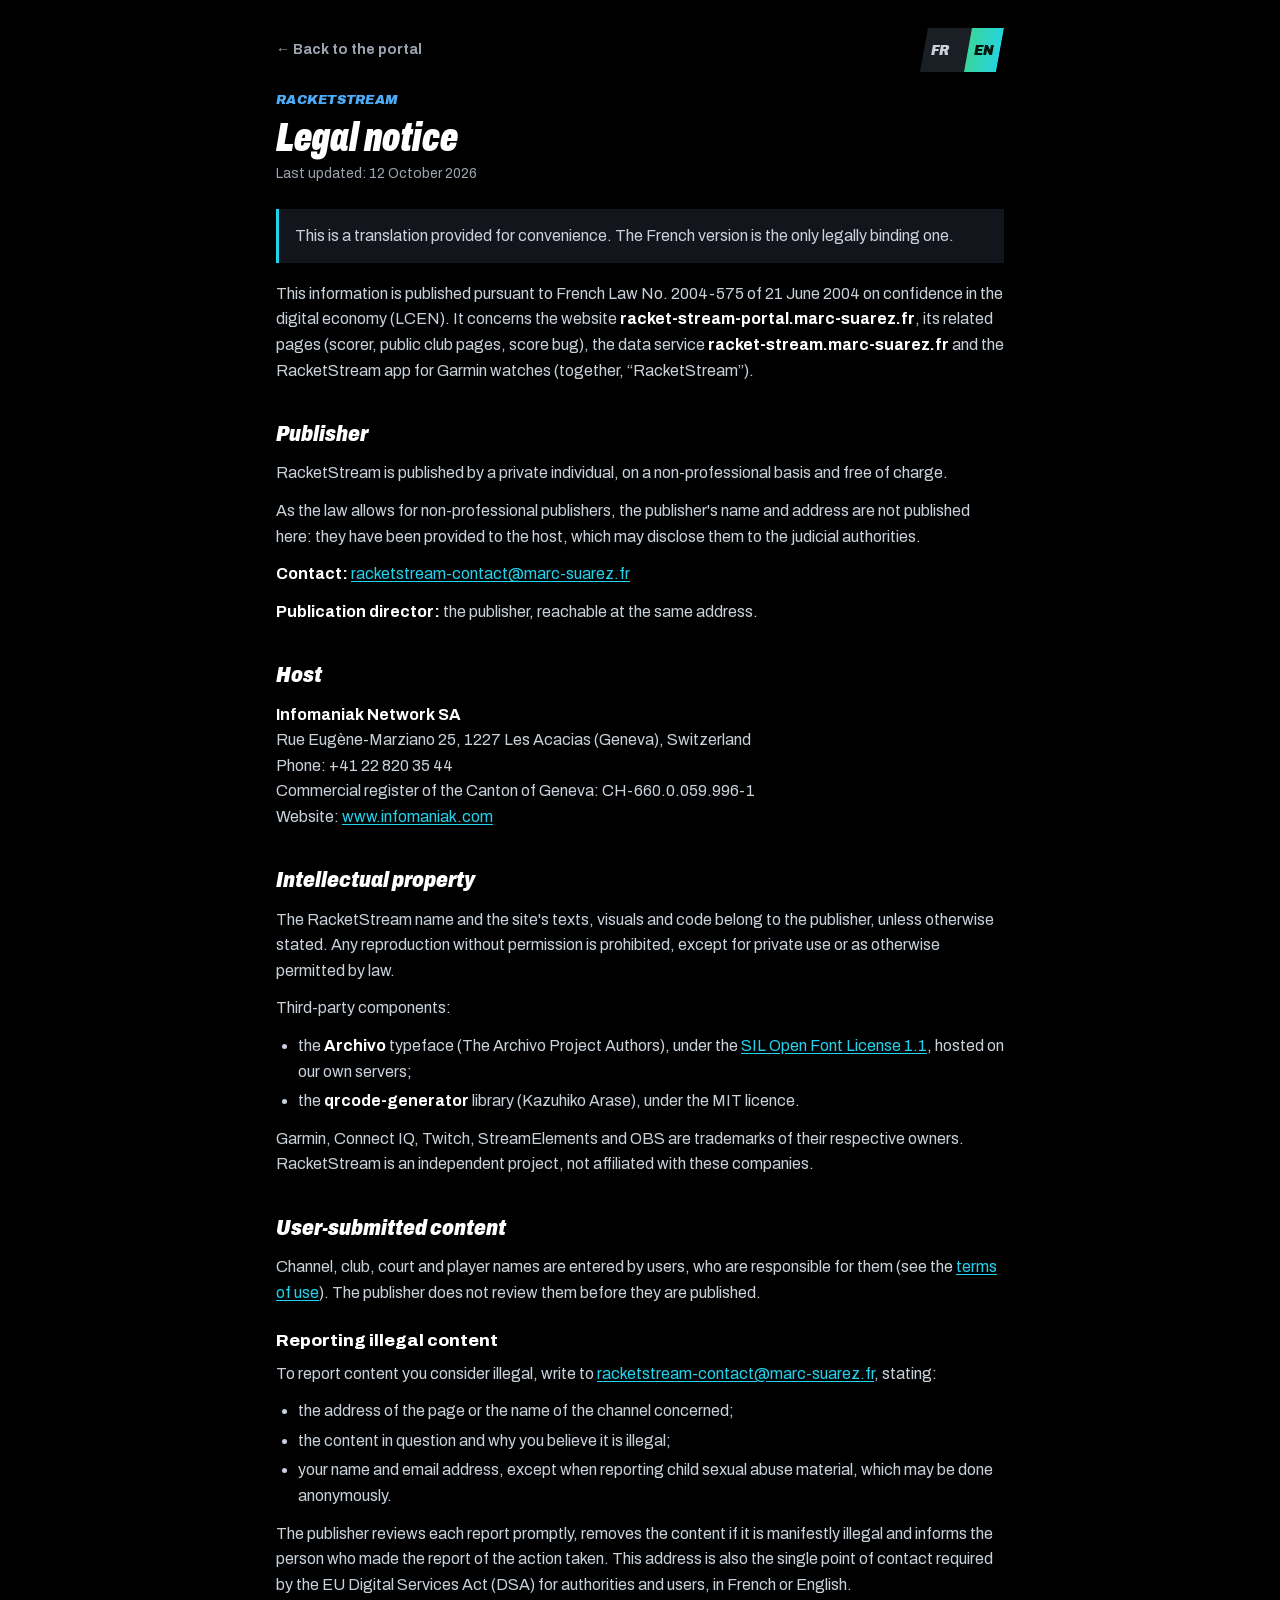
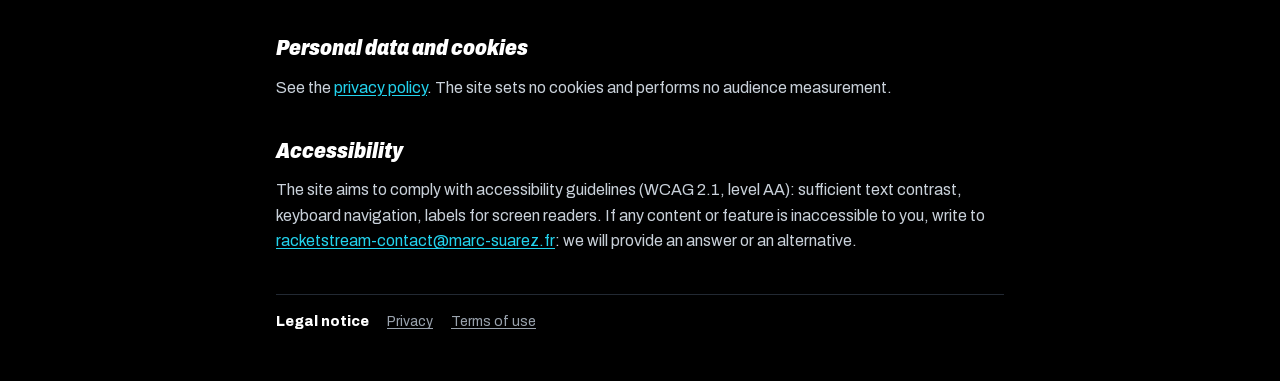
<file: portal/mentions-legales.html>
<!DOCTYPE html>
<html lang="fr">
<head>
<meta charset="utf-8">
<meta name="viewport" content="width=device-width, initial-scale=1">
<title data-en="Legal notice · RacketStream">Mentions légales · RacketStream</title>
<meta name="description" data-en-content="RacketStream legal notice: publisher, host, intellectual property and reporting of content." content="Mentions légales du site RacketStream : éditeur, hébergeur, propriété intellectuelle et signalement de contenus.">
<meta name="theme-color" content="#000000">
<link rel="icon" href="icons/icon.svg" type="image/svg+xml">
<link href="fonts/archivo.css" rel="stylesheet">
<link href="legal.css" rel="stylesheet">
<script src="i18n.js"></script>
</head>
<body>
<main class="page">
  <div class="topbar">
    <a class="back" href="./" data-en="← Back to the portal">← Retour au portail</a>
    <span data-langsw></span>
  </div>
  <span class="eyebrow">RACKETSTREAM</span>
  <h1 data-en="Legal notice">Mentions légales</h1>
  <p class="updated" data-en="Last updated: 12 October 2026">Dernière mise à jour : 12 octobre 2026</p>

  <div data-lang="fr">
  <p>Ces informations sont publiées en application de la loi n° 2004-575 du 21 juin 2004 pour la confiance dans l'économie numérique (LCEN). Elles concernent le site <strong>racket-stream-portal.marc-suarez.fr</strong>, ses pages annexes (scoreur, pages publiques des clubs, bandeau de score), le service de données <strong>racket-stream.marc-suarez.fr</strong> et l'application RacketStream pour montres Garmin (ensemble, « RacketStream »).</p>

  <h2>Éditeur</h2>
  <p>RacketStream est édité par une personne physique, à titre non professionnel et gratuit.</p>
  <p>Comme la loi le permet aux éditeurs non professionnels, ses nom et adresse ne sont pas publiés ici : ils ont été communiqués à l'hébergeur, qui peut les transmettre à l'autorité judiciaire.</p>
  <p><strong>Contact :</strong> <a href="mailto:racketstream-contact@marc-suarez.fr">racketstream-contact@marc-suarez.fr</a></p>
  <p><strong>Directeur de la publication :</strong> l'éditeur, joignable à la même adresse.</p>

  <h2>Hébergeur</h2>
  <p><strong>Infomaniak Network SA</strong><br>
  Rue Eugène-Marziano 25, 1227 Les Acacias (Genève), Suisse<br>
  Téléphone : +41 22 820 35 44<br>
  Registre du commerce du canton de Genève : CH-660.0.059.996-1<br>
  Site : <a href="https://www.infomaniak.com/">www.infomaniak.com</a></p>

  <h2>Propriété intellectuelle</h2>
  <p>Le nom RacketStream, les textes, les visuels et le code du site appartiennent à l'éditeur, sauf mention contraire. Toute reproduction sans autorisation est interdite, sauf usage privé ou exception prévue par la loi.</p>
  <p>Composants utilisés :</p>
  <ul>
    <li>police <strong>Archivo</strong> (The Archivo Project Authors), sous licence <a href="fonts/OFL.txt">SIL Open Font License 1.1</a>, hébergée sur nos serveurs ;</li>
    <li>bibliothèque <strong>qrcode-generator</strong> (Kazuhiko Arase), sous licence MIT.</li>
  </ul>
  <p>Garmin, Connect IQ, Twitch, StreamElements et OBS sont des marques de leurs propriétaires respectifs. RacketStream est un projet indépendant, sans lien avec ces sociétés.</p>

  <h2>Contenus saisis par les utilisateurs</h2>
  <p>Les noms de canaux, de clubs, de terrains et de joueurs sont saisis par les utilisateurs, qui en sont responsables (voir les <a href="cgu.html">conditions d'utilisation</a>). L'éditeur ne les contrôle pas avant leur publication.</p>

  <h3>Signaler un contenu illicite</h3>
  <p>Pour signaler un contenu que vous estimez illicite, écrivez à <a href="mailto:racketstream-contact@marc-suarez.fr">racketstream-contact@marc-suarez.fr</a> en indiquant :</p>
  <ul>
    <li>l'adresse de la page ou le nom du canal concerné ;</li>
    <li>le contenu en cause et les raisons pour lesquelles il vous paraît illicite ;</li>
    <li>vos nom et adresse e-mail, sauf pour un signalement d'abus sexuel sur mineur, qui peut être anonyme.</li>
  </ul>
  <p>L'éditeur examine chaque signalement rapidement, retire le contenu s'il est manifestement illicite et informe l'auteur du signalement de la suite donnée. Cette adresse est aussi le point de contact unique prévu par le règlement européen sur les services numériques (DSA) pour les autorités et les utilisateurs, en français ou en anglais.</p>

  <h2>Données personnelles et cookies</h2>
  <p>Voir la <a href="confidentialite.html">politique de confidentialité</a>. Le site ne dépose aucun cookie et ne fait aucune mesure d'audience.</p>

  <h2>Accessibilité</h2>
  <p>Le site vise le respect des règles d'accessibilité (WCAG 2.1, niveau AA) : textes contrastés, navigation au clavier, libellés pour les lecteurs d'écran. Si un contenu ou une fonction vous est inaccessible, écrivez à <a href="mailto:racketstream-contact@marc-suarez.fr">racketstream-contact@marc-suarez.fr</a> : nous vous apporterons une réponse ou une alternative.</p>
  </div>

  <div data-lang="en" hidden>
  <div class="box">
    <p>This is a translation provided for convenience. The French version is the only legally binding one.</p>
  </div>

  <p>This information is published pursuant to French Law No. 2004-575 of 21 June 2004 on confidence in the digital economy (LCEN). It concerns the website <strong>racket-stream-portal.marc-suarez.fr</strong>, its related pages (scorer, public club pages, score bug), the data service <strong>racket-stream.marc-suarez.fr</strong> and the RacketStream app for Garmin watches (together, “RacketStream”).</p>

  <h2>Publisher</h2>
  <p>RacketStream is published by a private individual, on a non-professional basis and free of charge.</p>
  <p>As the law allows for non-professional publishers, the publisher's name and address are not published here: they have been provided to the host, which may disclose them to the judicial authorities.</p>
  <p><strong>Contact:</strong> <a href="mailto:racketstream-contact@marc-suarez.fr">racketstream-contact@marc-suarez.fr</a></p>
  <p><strong>Publication director:</strong> the publisher, reachable at the same address.</p>

  <h2>Host</h2>
  <p><strong>Infomaniak Network SA</strong><br>
  Rue Eugène-Marziano 25, 1227 Les Acacias (Geneva), Switzerland<br>
  Phone: +41 22 820 35 44<br>
  Commercial register of the Canton of Geneva: CH-660.0.059.996-1<br>
  Website: <a href="https://www.infomaniak.com/">www.infomaniak.com</a></p>

  <h2>Intellectual property</h2>
  <p>The RacketStream name and the site's texts, visuals and code belong to the publisher, unless otherwise stated. Any reproduction without permission is prohibited, except for private use or as otherwise permitted by law.</p>
  <p>Third-party components:</p>
  <ul>
    <li>the <strong>Archivo</strong> typeface (The Archivo Project Authors), under the <a href="fonts/OFL.txt">SIL Open Font License 1.1</a>, hosted on our own servers;</li>
    <li>the <strong>qrcode-generator</strong> library (Kazuhiko Arase), under the MIT licence.</li>
  </ul>
  <p>Garmin, Connect IQ, Twitch, StreamElements and OBS are trademarks of their respective owners. RacketStream is an independent project, not affiliated with these companies.</p>

  <h2>User-submitted content</h2>
  <p>Channel, club, court and player names are entered by users, who are responsible for them (see the <a href="cgu.html">terms of use</a>). The publisher does not review them before they are published.</p>

  <h3>Reporting illegal content</h3>
  <p>To report content you consider illegal, write to <a href="mailto:racketstream-contact@marc-suarez.fr">racketstream-contact@marc-suarez.fr</a>, stating:</p>
  <ul>
    <li>the address of the page or the name of the channel concerned;</li>
    <li>the content in question and why you believe it is illegal;</li>
    <li>your name and email address, except when reporting child sexual abuse material, which may be done anonymously.</li>
  </ul>
  <p>The publisher reviews each report promptly, removes the content if it is manifestly illegal and informs the person who made the report of the action taken. This address is also the single point of contact required by the EU Digital Services Act (DSA) for authorities and users, in French or English.</p>

  <h2>Personal data and cookies</h2>
  <p>See the <a href="confidentialite.html">privacy policy</a>. The site sets no cookies and performs no audience measurement.</p>

  <h2>Accessibility</h2>
  <p>The site aims to comply with accessibility guidelines (WCAG 2.1, level AA): sufficient text contrast, keyboard navigation, labels for screen readers. If any content or feature is inaccessible to you, write to <a href="mailto:racketstream-contact@marc-suarez.fr">racketstream-contact@marc-suarez.fr</a>: we will provide an answer or an alternative.</p>
  </div>

  <nav class="legal" aria-label="Informations légales" data-en-aria-label="Legal information">
    <a href="mentions-legales.html" aria-current="page" data-en="Legal notice">Mentions légales</a>
    <a href="confidentialite.html" data-en="Privacy">Confidentialité</a>
    <a href="cgu.html" data-en="Terms of use">Conditions d'utilisation</a>
  </nav>
</main>
</body>
</html>
</file>
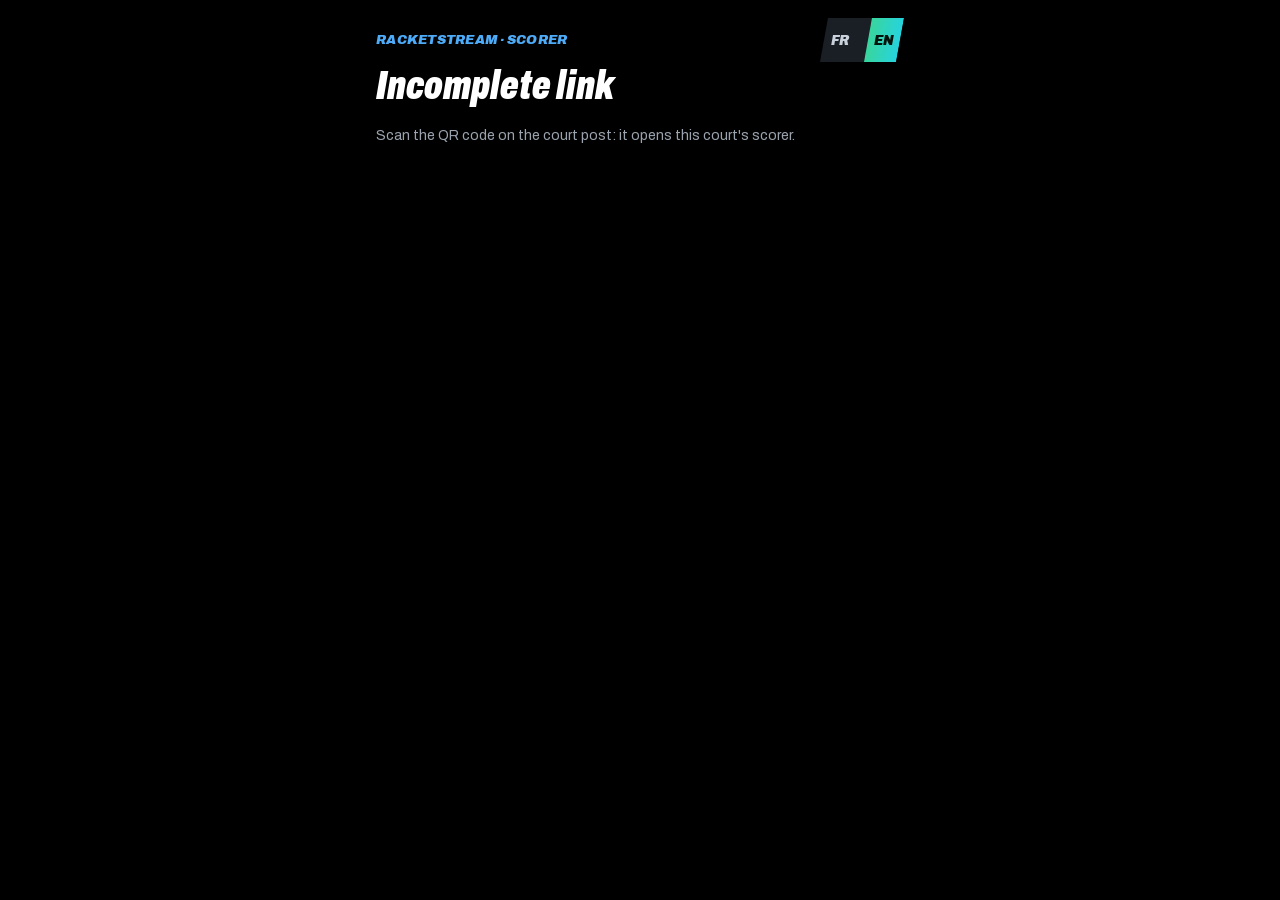
<file: portal/scoreur.html>
<!doctype html>
<html lang="fr">
<head>
<meta charset="utf-8">
<meta name="viewport" content="width=device-width, initial-scale=1, viewport-fit=cover">
<title>Scoreur — RacketStream</title>
<script src="i18n.js"></script>
<meta name="theme-color" content="#000000">
<meta name="robots" content="noindex">
<meta name="referrer" content="no-referrer">
<meta name="apple-mobile-web-app-capable" content="yes">
<meta name="apple-mobile-web-app-status-bar-style" content="black">
<link rel="icon" href="icons/favicon.svg" type="image/svg+xml">
<link rel="apple-touch-icon" href="icons/apple-touch-icon.png">
<link href="fonts/archivo.css" rel="stylesheet">
<style>
  /* Scoreur sans montre : le téléphone (ou la tablette) au bord du terrain
     fait office de montre. Même moteur de score (engine/) et même contrat de
     sync que la montre. Ouvert par le QR du terrain : #c=<canal>&k=<clé>. */
  * { box-sizing: border-box; }
  html, body { height: 100%; }
  body { margin: 0; background: #000; color: #FFFFFF; font-family: Archivo, "Helvetica Neue", sans-serif; -webkit-tap-highlight-color: transparent; overscroll-behavior: none; }
  button { cursor: pointer; font-family: inherit; }
  input { font-family: inherit; }
  button:focus-visible, a:focus-visible { outline: 2px solid #22D3EE; outline-offset: 3px; }
  h1, h2, p { margin: 0; }
  [hidden] { display: none !important; }
  .app { max-width: 560px; margin: 0 auto; min-height: 100vh; min-height: 100dvh; display: flex; flex-direction: column; padding: env(safe-area-inset-top) 0 env(safe-area-inset-bottom); }
  .scr { flex-grow: 1; display: flex; flex-direction: column; }

  .ey { display: flex; align-items: center; gap: 12px; min-width: 0; }
  .ey .eyebrow { flex: 1 1 auto; min-width: 0; overflow-wrap: anywhere; }
  .eyebrow { font-size: 13px; font-weight: 900; font-style: italic; color: #4DABF7; text-transform: uppercase; letter-spacing: .02em; }
  .h1 { font-size: 40px; font-weight: 900; font-style: italic; font-stretch: 68%; line-height: 1; }
  .lead { font-size: 14px; color: #9AA3AE; line-height: 1.45; }
  .head { padding: 18px 16px 0; display: flex; flex-direction: column; gap: 4px; }
  .form { padding: 20px 16px 0; display: flex; flex-direction: column; gap: 12px; }
  .lbl { font-size: 14px; font-weight: 700; color: #C9D1DA; }
  .segs { display: grid; gap: 6px; background: #1A1F26; clip-path: polygon(10px 0, 100% 0, calc(100% - 10px) 100%, 0 100%); }
  .segs.two { grid-template-columns: repeat(2, minmax(0, 1fr)); }
  .segs.three { grid-template-columns: repeat(3, minmax(0, 1fr)); }
  .seg { min-height: 48px; padding: 4px 6px; border: 0; background: transparent; color: #9AA3AE; font-size: 16px; font-weight: 900; font-style: italic; font-stretch: 80%; line-height: 1.1; clip-path: polygon(10px 0, 100% 0, calc(100% - 10px) 100%, 0 100%); transition: color .2s; }
  .seg[aria-pressed="true"] { background: linear-gradient(100deg, #3DD68C, #22D3EE); color: #04140C; }
  .fdet { font-size: 13px; color: #9AA3AE; }
  .prow { display: flex; gap: 8px; align-items: center; }
  .prow i { width: 8px; height: 52px; transform: skewX(-12deg); background: #3DD68C; flex: none; }
  .prow i.b { background: #4DABF7; }
  .ci { width: 100%; height: 52px; border: 0; border-radius: 0; border-bottom: 3px solid #333333; background: #1A1F26; color: #FFFFFF; padding: 0 14px; font-size: 17px; font-weight: 700; }
  .ci::placeholder { color: #8A929C; font-weight: 600; }
  .ci:focus { outline: none; background: #222933; border-bottom-color: #22D3EE; }
  .foot { margin-top: auto; padding: 20px 16px 24px; display: flex; flex-direction: column; gap: 10px; }
  .note { font-size: 13px; color: #9AA3AE; text-align: center; line-height: 1.4; }
  .cta { position: relative; overflow: hidden; height: 62px; border: 0; color: #04140C; background: linear-gradient(100deg, #3DD68C 0%, #2EDBB0 55%, #22D3EE 100%); clip-path: polygon(14px 0, 100% 0, calc(100% - 14px) 100%, 0 100%); font-size: 22px; font-weight: 900; font-style: italic; font-stretch: 72%; transition: transform .12s; }
  .cta:active { transform: scale(.97); }
  .cta:disabled { filter: grayscale(.8) brightness(.6); }
  .ghost { height: 52px; border: 2px solid #3DD68C; background: transparent; color: #3DD68C; font-size: 18px; font-weight: 900; font-style: italic; font-stretch: 80%; clip-path: polygon(10px 0, 100% 0, calc(100% - 10px) 100%, 0 100%); }
  .linkbtn { align-self: center; min-height: 44px; padding: 0 8px; border: 0; background: transparent; color: #22D3EE; font-size: 15px; font-weight: 700; }
  .status { min-height: 1.2em; font-size: 14px; font-weight: 700; text-align: center; }
  .status.err { color: #FF8A84; }

  /* --- score --- */
  .bar { display: flex; align-items: center; gap: 10px; padding: 14px 16px 10px; }
  .badge { display: flex; align-items: center; gap: 7px; padding: 5px 12px 5px 10px; background: #E8453C; font-size: 13px; font-weight: 900; font-style: italic; clip-path: polygon(6px 0, 100% 0, calc(100% - 6px) 100%, 0 100%); white-space: nowrap; }
  .badge .d { width: 7px; height: 7px; border-radius: 50%; background: #FFFFFF; animation: pulse 1.6s ease-in-out infinite; }
  .where { min-width: 0; font-size: 15px; font-weight: 800; font-style: italic; font-stretch: 85%; color: #C9D1DA; white-space: nowrap; overflow: hidden; text-overflow: ellipsis; }
  .sync { margin-left: auto; flex: none; font-size: 13px; font-weight: 700; color: #3DD68C; white-space: nowrap; }
  .sync.wait { color: #FFD43B; }
  .sync.err { color: #FF8A84; }
  .zones { flex-grow: 1; display: flex; flex-direction: column; gap: 6px; padding: 0 12px; }
  .zones.swap { flex-direction: column-reverse; }
  .zone { position: relative; overflow: hidden; flex: 1 1 0; min-height: 0; border: 0; display: flex; flex-direction: column; align-items: flex-start; justify-content: center; gap: 2px; padding: 0 22px; text-align: left; color: #04140C; background: linear-gradient(105deg, #2FCB7F 0%, #3DD68C 45%, #7BEBB6 100%); clip-path: polygon(12px 0, 100% 0, calc(100% - 12px) 100%, 0 100%); touch-action: manipulation; user-select: none; -webkit-user-select: none; transition: transform .1s, filter .2s; }
  .zone.b { color: #031426; background: linear-gradient(105deg, #2E86E6 0%, #4DABF7 50%, #8ACBFF 100%); }
  .zone:active { transform: scale(.97); }
  .zone:disabled { filter: grayscale(.7) brightness(.6); }
  .zone::before { content: ""; position: absolute; inset: 0; background: repeating-linear-gradient(115deg, rgba(0, 0, 0, .07) 0 3px, transparent 3px 29px); }
  .zone > * { position: relative; }
  .zone .nm { display: flex; align-items: center; gap: 8px; max-width: 100%; font-size: 26px; font-weight: 900; font-style: italic; font-stretch: 70%; text-transform: uppercase; }
  .zone .nm span { white-space: nowrap; overflow: hidden; text-overflow: ellipsis; }
  .zone .nm svg { flex: none; width: 24px; height: 24px; opacity: 0; transform: scale(.4); transition: opacity .3s, transform .3s; }
  .zone.srv .nm svg { opacity: 1; transform: none; }
  .zone .st { font-size: 15px; font-weight: 800; font-style: italic; opacity: .75; }
  .zone .pts { font-size: min(150px, 18vh); font-weight: 900; font-style: italic; font-stretch: 62%; line-height: .9; margin-top: 4px; font-variant-numeric: tabular-nums; }
  .zone .pts.pop { animation: pop .3s cubic-bezier(.2, .9, .25, 1.3); }
  .zone .hint { font-size: 14px; font-weight: 800; opacity: .7; }
  .tools { display: grid; grid-template-columns: repeat(3, minmax(0, 1fr)); gap: 6px; padding: 10px 12px 16px; }
  .tool { height: 56px; border: 0; background: #1A1F26; color: #FFFFFF; font-size: 15px; font-weight: 900; font-style: italic; clip-path: polygon(8px 0, 100% 0, calc(100% - 8px) 100%, 0 100%); }
  .tool.red { color: #FF8A84; }
  .tool:disabled { color: #6B737D; }
  .setcard { position: absolute; left: 12px; right: 12px; top: 50%; transform: translateY(-50%); z-index: 3; display: flex; flex-direction: column; gap: 12px; padding: 22px 18px; background: #0F2A1D; box-shadow: 0 18px 50px rgba(0, 0, 0, .7); clip-path: polygon(0 0, 100% 0, 100% calc(100% - 16px), calc(100% - 16px) 100%, 0 100%); animation: inUp .35s cubic-bezier(.2, .9, .25, 1) both; }
  .setcard .t { font-size: 30px; font-weight: 900; font-style: italic; font-stretch: 70%; line-height: 1; }
  .setcard .s { font-size: 46px; font-weight: 900; font-style: italic; font-stretch: 64%; line-height: 1; color: #3DD68C; }
  .playwrap { position: relative; flex-grow: 1; display: flex; flex-direction: column; }
  .toast { position: fixed; left: 50%; top: 40%; z-index: 5; transform: translate(-50%, -50%); padding: 14px 22px; background: #FFD43B; color: #04140C; font-size: 24px; font-weight: 900; font-style: italic; font-stretch: 72%; clip-path: polygon(10px 0, 100% 0, calc(100% - 10px) 100%, 0 100%); pointer-events: none; animation: inUp .3s both; }

  /* --- fin --- */
  .win { font-size: 44px; font-weight: 900; font-style: italic; font-stretch: 66%; line-height: 1; }
  .win span { color: #3DD68C; }
  .win .wl { color: inherit; }
  .win span.b { color: #4DABF7; }
  .recap { display: flex; flex-direction: column; gap: 6px; margin-top: 10px; }
  .recap div { display: flex; align-items: center; height: 52px; padding: 0 16px; background: #1A1F26; clip-path: polygon(8px 0, 100% 0, calc(100% - 8px) 100%, 0 100%); }
  .recap span { flex-grow: 1; font-size: 15px; font-weight: 800; font-style: italic; color: #9AA3AE; }
  .recap b { font-size: 26px; font-weight: 900; font-style: italic; font-stretch: 70%; }

  /* --- terrain occupé --- */
  .busyTag { align-self: flex-start; padding: 7px 14px; background: #FFD43B; color: #1A1200; font-size: 14px; font-weight: 900; font-style: italic; text-transform: uppercase; clip-path: polygon(8px 0, 100% 0, calc(100% - 8px) 100%, 0 100%); }
  .live { display: flex; flex-direction: column; gap: 4px; }
  .lrow { display: flex; align-items: center; gap: 10px; height: 46px; padding-right: 14px; background: #1A1F26; clip-path: polygon(8px 0, 100% 0, calc(100% - 8px) 100%, 0 100%); }
  .lrow i { width: 8px; align-self: stretch; background: #3DD68C; }
  .lrow i.b { background: #4DABF7; }
  .lrow .ln { flex-grow: 1; min-width: 0; font-size: 20px; font-weight: 900; font-style: italic; font-stretch: 72%; text-transform: uppercase; white-space: nowrap; overflow: hidden; text-overflow: ellipsis; }
  .lrow .ls { font-size: 14px; font-weight: 800; color: #9AA3AE; }
  .lrow .lp { min-width: 38px; font-size: 32px; font-weight: 900; font-style: italic; font-stretch: 62%; text-align: right; font-variant-numeric: tabular-nums; }
  .lmeta { display: flex; align-items: center; gap: 7px; margin-top: 2px; font-size: 13px; color: #9AA3AE; }
  .lmeta::before { content: ""; flex: none; width: 7px; height: 7px; border-radius: 50%; background: #E8453C; animation: pulse 1.6s ease-in-out infinite; }
  .choice { display: flex; flex-direction: column; gap: 3px; padding: 14px 18px; border: 2px solid #333333; background: #12161B; color: #FFFFFF; text-align: left; clip-path: polygon(10px 0, 100% 0, calc(100% - 10px) 100%, 0 100%); }
  .choice b { font-size: 22px; font-weight: 900; font-style: italic; font-stretch: 72%; }
  .choice span { font-size: 13px; color: #9AA3AE; line-height: 1.35; }
  .choice.main { border: 0; background: linear-gradient(100deg, #3DD68C 0%, #2EDBB0 55%, #22D3EE 100%); color: #04140C; }
  .choice.main span { color: #0B3A27; }
  .choice:disabled { filter: grayscale(1) brightness(.55); }
  .mini { padding: 10px 14px; background: #2A1F05; border-left: 5px solid #FFD43B; font-size: 13px; color: #E6DCC0; line-height: 1.4; }
  .mini b { color: #FFD43B; }
  .badge.off { background: #333333; color: #C9D1DA; }
  .badge.off .d { display: none; }
  .zones.dim .zone { filter: grayscale(.8) brightness(.45); }
  .setcard.warn { background: #2A1F05; }
  .setcard.warn .t { color: #FFD43B; }
  .setcard .cs { font-size: 14px; color: #E6DCC0; line-height: 1.4; }

  @keyframes pulse { 0%, 100% { opacity: 1; } 50% { opacity: .35; } }
  @keyframes pop { from { transform: scale(1.3); } to { transform: none; } }
  @keyframes inUp { from { transform: translateY(18px); opacity: 0; } to { transform: none; opacity: 1; } }
  .setcard { animation-name: cardIn; }
  @keyframes cardIn { from { transform: translateY(calc(-50% + 18px)); opacity: 0; } to { transform: translateY(-50%); opacity: 1; } }
  @media (prefers-reduced-motion: reduce) { .badge .d, .zone .pts.pop, .setcard, .toast { animation: none; } .zone, .cta { transition: none; } }
  .legalnav { display: flex; flex-wrap: wrap; justify-content: center; gap: 6px 16px; padding-top: 4px; font-size: 13px; }
  .legalnav a { color: #9AA3AE; text-underline-offset: 2px; }
</style>
</head>
<body>
<div class="app">

  <!-- Lien incomplet ou clé refusée -->
  <section class="scr" id="sNoKey" hidden>
    <div class="head">
      <div class="ey"><span class="eyebrow" data-en="RacketStream · scorer">RacketStream · scoreur</span><span data-langsw></span></div>
      <h1 class="h1" data-en="Incomplete link">Lien incomplet</h1>
    </div>
    <div class="form">
      <p class="lead" id="noKeyMsg"></p>
    </div>
  </section>

  <!-- 0. Terrain déjà occupé : reprendre, nouveau match ou regarder -->
  <section class="scr" id="sBusy" hidden>
    <div class="head">
      <div class="ey"><span class="eyebrow" id="busyClub"></span><span data-langsw></span></div>
      <h1 class="h1" id="busyTerrain"></h1>
    </div>
    <div class="form">
      <div class="busyTag" data-en="⚠ Match already in progress on this court">⚠ Match déjà en cours sur ce terrain</div>
      <div class="live" id="busyLive"></div>
      <span class="lbl" style="margin-top: 8px;" data-en="What do you want to do?">Que veux-tu faire ?</span>
      <button class="choice main" id="takeOver"><b data-en="Take over this match">Reprendre ce match</b><span id="takeOverTxt"></span></button>
      <button class="choice" id="newOver"><b data-en="New match">Nouveau match</b><span data-en="That match is over or abandoned: start again at 0–0.">Ce match est fini ou abandonné : on repart à 0–0.</span></button>
    </div>
    <div class="foot">
      <a class="linkbtn" id="watchLive" style="display: flex; align-items: center; text-decoration: none;" data-en="Just watch the live →">Juste regarder le live →</a>
    </div>
  </section>

  <!-- 1. Préparation -->
  <section class="scr" id="sPrep" hidden>
    <div class="head">
      <div class="ey"><span class="eyebrow" id="prepClub"></span><span data-langsw></span></div>
      <h1 class="h1" id="prepTerrain"></h1>
    </div>
    <div class="form">
      <div class="mini" id="prepBusy" hidden></div>
      <span class="lbl" id="lSport">Sport</span>
      <div class="segs two" id="sports" role="group" aria-labelledby="lSport"></div>
      <span class="lbl" id="lFmt">Format</span>
      <div class="segs three" id="formats" role="group" aria-labelledby="lFmt"></div>
      <span class="fdet" id="fdet"></span>
      <span class="lbl" style="margin-top: 4px;" data-en="Players">Joueurs</span>
      <div class="prow"><i></i><input class="ci" id="n1" maxlength="49" placeholder="Équipe 1 (ex. Léa / Tom)" aria-label="Équipe 1" data-en-placeholder="Team 1 (e.g. Lea / Tom)" data-en-aria-label="Team 1" autocomplete="off"></div>
      <div class="prow"><i class="b"></i><input class="ci" id="n2" maxlength="49" placeholder="Équipe 2" aria-label="Équipe 2" data-en-placeholder="Team 2" data-en-aria-label="Team 2" autocomplete="off"></div>
      <span class="fdet" data-en="In doubles, separate partners with “/”.">En double, sépare les partenaires par « / ».</span>
    </div>
    <div class="foot">
      <p class="status" id="prepStatus" role="status"></p>
      <span class="note" data-en="The screen stays on during the match.">L'écran reste allumé pendant le match.</span>
      <button class="cta" id="start" data-en="Start the match">Lancer le match</button>
      <button class="linkbtn" id="prepBack" hidden data-en="← Back">← Retour</button>
      <nav class="legalnav" aria-label="Informations légales" data-en-aria-label="Legal information"><a href="mentions-legales.html" data-en="Legal notice">Mentions légales</a><a href="confidentialite.html" data-en="Privacy">Confidentialité</a><a href="cgu.html" data-en="Terms of use">Conditions d'utilisation</a></nav>
    </div>
  </section>

  <!-- 2. Score -->
  <section class="scr" id="sPlay" hidden>
    <div class="bar">
      <span class="badge" id="badge"><span class="d"></span><span id="badgeT"></span></span>
      <span class="where" id="where"></span>
      <span class="sync" id="sync" role="status"></span>
    </div>
    <div class="playwrap">
      <div class="zones" id="zones">
        <button class="zone" id="zA"><span class="nm"><span id="nA"></span><svg role="img" viewBox="0 0 24 24" fill="none" stroke="currentColor" stroke-width="2.2" stroke-linejoin="round" aria-label="au service" data-en-aria-label="serving"><path d="M8.5 15L5 3h14l-3.5 12z"/><path d="M12 15v6"/></svg></span><span class="st" id="stA"></span><span class="pts" id="pA">0</span><span class="hint" data-en="Tap for +1">Touche pour +1</span></button>
        <button class="zone b" id="zB"><span class="nm"><span id="nB"></span><svg role="img" viewBox="0 0 24 24" fill="none" stroke="currentColor" stroke-width="2.2" stroke-linejoin="round" aria-label="au service" data-en-aria-label="serving"><path d="M8.5 15L5 3h14l-3.5 12z"/><path d="M12 15v6"/></svg></span><span class="st" id="stB"></span><span class="pts" id="pB">0</span><span class="hint" data-en="Tap for +1">Touche pour +1</span></button>
      </div>
      <div class="setcard" id="setCard" role="dialog" aria-labelledby="setT" hidden>
        <span class="t" id="setT"></span>
        <span class="s" id="setS"></span>
        <button class="cta" id="nextSet"></button>
        <button class="linkbtn" id="setUndo" data-en="Undo last point">Annuler le dernier point</button>
      </div>
      <div class="setcard warn" id="lostCard" role="alertdialog" aria-labelledby="lostT" hidden>
        <span class="t" id="lostT" data-en="Another phone took over">Un autre téléphone a pris la main</span>
        <span class="cs" data-en="Your points no longer go to the live. Scoring continues on the other device.">Tes points ne sont plus envoyés au live. Le score continue sur l'autre appareil.</span>
        <a class="cta" id="lostLive" style="display: flex; align-items: center; justify-content: center; text-decoration: none;" data-en="Watch the live">Voir le live</a>
        <button class="ghost" id="lostTake" data-en="Take back control">Reprendre la main</button>
        <button class="linkbtn" id="lostQuit" data-en="Quit">Quitter</button>
      </div>
    </div>
    <div class="tools">
      <button class="tool" id="undo" data-en="↶ Undo">↶ Annuler</button>
      <button class="tool" id="swap" data-en="⇅ Sides">⇅ Côtés</button>
      <button class="tool red" id="stop" data-en="End">Fin</button>
    </div>
  </section>

  <!-- 3. Fin du match -->
  <section class="scr" id="sEnd" hidden>
    <div class="form" style="padding-top: 40px;">
      <span class="eyebrow" id="endWhere"></span>
      <h1 class="win"><span class="wl" data-en="Winner">Victoire</span><br><span id="winner"></span></h1>
      <div class="recap" id="recap"></div>
      <span class="fdet" id="endMeta"></span>
    </div>
    <div class="foot">
      <p class="sync" id="endSync" role="status" style="margin: 0 auto;"></p>
      <button class="cta" id="again" data-en="New match">Nouveau match</button>
      <button class="ghost" id="finish" data-en="Finish (clears the live)">Terminer (le live se vide)</button>
      <button class="linkbtn" id="endUndo" data-en="Undo last point">Annuler le dernier point</button>
    </div>
  </section>
</div>

<script type="module">
  import { ScoreEngine, server, sideChange } from "./engine/engine.js";
  import { ScorePhase } from "./engine/rules.js";
  import * as Sports from "./engine/sports.js";
  import { batchSlice, buildBody, newMatchId, newDeviceId } from "./engine/sync.js";
  import { rallySetRows, setText, points } from "./engine/stats.js";

  const API = "https://racket-stream.marc-suarez.fr";
  const LS = "rs-scoreur";
  const $ = (id) => document.getElementById(id);
  const tx = I18N.t;
  document.title = tx("Scoreur", "Scorer") + " — RacketStream";
  // Textes produits par engine/ (en français) : traduits à l'affichage ; un
  // texte inconnu (moteur modifié) reste en français.
  const EN = {
    "PAR 11 · 3 jeux": "TO 11 · 3 games", "PAR 11 · 2 jeux": "TO 11 · 2 games", "PAR 15 · 3 jeux": "TO 15 · 3 games",
    "Set unique 21": "Single set 21",
    "meilleur des 5 · écart 2": "best of 5 · win by 2", "meilleur des 3 · écart 2": "best of 3 · win by 2",
    "2 sets gagnants · plafond 30": "best of 3 sets · cap 30", "BWF 2027 · plafond 21": "BWF 2027 · cap 21",
    "1 set · plafond 30": "1 set · cap 30",
    "JEUX": "GAMES",
  };
  const eng = (fr) => (I18N.lang === "en" && EN[fr]) || fr;

  // État mémorisé (le match reprend après un rechargement ou une coupure) :
  // { deviceId, channel, key, terrain, club, sport, fmt, n1, n2, match, acked, rev, sentRev, swap, stop,
  //   resumed (match repris en cours), lost (un autre scoreur a repris la main) }
  let st = {};
  try { st = JSON.parse(localStorage.getItem(LS)) || {}; } catch { st = {}; }
  if (!st.deviceId) st.deviceId = newDeviceId();
  const save = () => { try { localStorage.setItem(LS, JSON.stringify({ ...st, match: engine ? engine.toJSON() : null })); } catch { /* stockage indisponible */ } };

  // Lien du QR : #c=<canal>&k=<clé>. La clé reste dans le fragment (jamais
  // envoyée au serveur de pages) et on l'efface de la barre d'adresse.
  const hp = new URLSearchParams(location.hash.slice(1));
  const hc = hp.get("c"), hk = hp.get("k");
  if (hc && hc !== st.channel) {
    st = { deviceId: st.deviceId, channel: hc, key: "", sport: Sports.BADMINTON, fmt: 0 };
  }
  if (hk) st.key = hk;
  if (hc || hk) history.replaceState(null, "", location.pathname + (st.channel ? "#c=" + encodeURIComponent(st.channel) : ""));

  let engine = null;
  try { if (st.match) engine = ScoreEngine.fromJSON(st.match); } catch { engine = null; }
  st.sport = Sports.WEB_SPORTS.includes(st.sport) ? st.sport : Sports.BADMINTON;
  st.fmt = Sports.clampFormat(st.sport, st.fmt);
  st.acked = st.acked || 0;
  st.rev = st.rev || 0;
  st.sentRev = st.sentRev || 0;
  save();

  const team = (v, i) => v || tx("Équipe ", "Team ") + i;
  const nameA = () => team(st.n1, 1);
  const nameB = () => team(st.n2, 2);
  const setW = () => Sports.setWord(engine ? engine.config.sport : st.sport) === "JEU" ? tx("Jeu", "Game") : "Set";

  function show(id) {
    for (const s of ["sNoKey", "sBusy", "sPrep", "sPlay", "sEnd"]) $(s).hidden = s !== id;
    keepAwake(id === "sPlay");
  }

  // ---------- en-tête : terrain et club ----------
  // Le canal d'un terrain est « <club>-t<n> » : on retrouve le club pour
  // afficher les noms (mémorisés pour le mode hors ligne).
  async function loadTerrain() {
    const slug = st.channel.replace(/-t\d+$/, "");
    paintTerrain();
    if (slug === st.channel) return;
    try {
      const res = await fetch(`${API}/api/clubs/${encodeURIComponent(slug)}`, { cache: "no-store" });
      if (!res.ok) return;
      const d = await res.json();
      const t = d.terrains.find((x) => x.channel === st.channel);
      st.club = d.name;
      if (t) st.terrain = t.label;
      save();
      paintTerrain();
    } catch { /* hors ligne : noms mémorisés */ }
  }
  function paintTerrain() {
    $("prepClub").textContent = $("busyClub").textContent = (st.club ? st.club + " · " : "") + tx("Scoreur", "Scorer");
    $("prepTerrain").textContent = $("busyTerrain").textContent = st.terrain || st.channel;
    document.title = (st.terrain || st.channel) + " — " + tx("Scoreur", "Scorer");
  }

  // ---------- préparation ----------
  function paintPrep() {
    $("sports").textContent = "";
    for (const s of Sports.WEB_SPORTS) {
      const b = document.createElement("button");
      b.className = "seg";
      b.textContent = Sports.name(s);
      b.setAttribute("aria-pressed", String(s === st.sport));
      b.addEventListener("click", () => { st.sport = s; st.fmt = 0; save(); paintPrep(); });
      $("sports").appendChild(b);
    }
    $("formats").textContent = "";
    for (let f = 0; f < Sports.formatCount(st.sport); f++) {
      const b = document.createElement("button");
      b.className = "seg";
      b.textContent = eng(Sports.formatLabel(st.sport, f));
      b.setAttribute("aria-pressed", String(f === st.fmt));
      b.addEventListener("click", () => { st.fmt = f; save(); paintPrep(); });
      $("formats").appendChild(b);
    }
    $("fdet").textContent = eng(Sports.formatDetail(st.sport, st.fmt));
  }
  // Noms du live du terrain (les mêmes que ceux saisis dans le portail).
  let names = null;
  async function loadNames() {
    try {
      const res = await fetch(`${API}/functions/v1/names?channel=${encodeURIComponent(st.channel)}`, { cache: "no-store" });
      if (!res.ok) return;
      names = await res.json();
      const pair = (a, b) => [a, b].filter(Boolean).join(" / ");
      if (!$("n1").value) $("n1").value = pair(names.name1, names.name1b);
      if (!$("n2").value) $("n2").value = pair(names.name2, names.name2b);
    } catch { /* hors ligne */ }
  }
  // « Léa / Tom » → name1 = Léa, name1b = Tom (format double, ou mixte s'il l'était).
  async function sendNames(n1, n2) {
    const split = (v) => { const [a, ...b] = v.split("/"); return [a.trim(), b.join("/").trim()]; };
    const [a, ab] = split(n1), [b, bb] = split(n2);
    const dbl = !!(ab || bb);
    const body = { format: dbl ? (names && names.format === "mixte" ? "mixte" : "double") : "simple", name1: a, name1b: dbl ? ab : "", name2: b, name2b: dbl ? bb : "" };
    if (names && ["format", "name1", "name1b", "name2", "name2b"].every((k) => (names[k] || "") === body[k])) return;
    try {
      await fetch(`${API}/functions/v1/names`, { method: "POST", headers: { "X-Device-Key": st.key, "Content-Type": "application/json" }, body: JSON.stringify(body) });
      names = body;
    } catch { /* noms non envoyés : le score part quand même */ }
  }

  // ---------- terrain déjà occupé ----------
  // Au scan, si un autre appareil compte déjà ce terrain (même règle
  // d'affichage que le live : en cours et synchronisé depuis ≤ 10 min), on
  // propose de reprendre son match, d'en lancer un nouveau ou de regarder.
  // Hors ligne : pas de vérification, on ne bloque jamais.
  const STALE_MS = 600 * 1000;
  let busy = null, busyNew = false;
  async function checkBusy() {
    if (!st.key || (engine && !st.stop)) return;
    try {
      const res = await fetch(`${API}/api/score?channel=${encodeURIComponent(st.channel)}`, { cache: "no-store" });
      if (!res.ok) return;
      const r = await res.json();
      const live = !!r && (r.status === "active" || r.status === "set_result") && Date.now() - r.updated_at <= STALE_MS;
      busy = live && !(engine && engine.matchId === r.match_id) ? r : null;
      if (!busy) busyNew = false;
      if (!engine || st.stop) render();
    } catch { /* hors ligne */ }
  }
  // Sport et format du moteur web correspondant au match en cours (null : padel, format inconnu).
  function busyFormat(r) {
    const c = r.config || {};
    const s = Sports.WEB_SPORTS.find((x) => Sports.key(x) === c.sport);
    if (s === undefined) return null;
    for (let f = 0; f < Sports.formatCount(s); f++) {
      const k = Sports.config(s, f);
      if (["targetScore", "winBy", "cap", "setsToWin"].every((x) => k[x] === c[x])) return [s, f];
    }
    return null;
  }
  const busyNames = () => [$("n1").value.trim() || tx("Équipe 1", "Team 1"), $("n2").value.trim() || tx("Équipe 2", "Team 2")];
  function paintBusy() {
    const r = busy;
    const [a, b] = busyNames();
    const sw = r.config && r.config.sport === "squash" ? tx("Jeu", "Game") : "Set";
    const ago = Math.max(0, Math.round((Date.now() - r.updated_at) / 1000));
    $("busyLive").textContent = "";
    for (const [n, sets, pts, cls] of [[a, r.sets_me, r.score_me, ""], [b, r.sets_opp, r.score_opp, "b"]]) {
      const d = document.createElement("div");
      d.className = "lrow";
      d.innerHTML = `<i class="${cls}"></i><span class="ln"></span><span class="ls"></span><span class="lp"></span>`;
      d.querySelector(".ln").textContent = n;
      d.querySelector(".ls").textContent = sets;
      d.querySelector(".lp").textContent = pts;
      $("busyLive").appendChild(d);
    }
    const m = document.createElement("span");
    m.className = "lmeta";
    const agoTxt = ago < 60 ? ago + " s" : Math.round(ago / 60) + " min";
    m.textContent = `${sw} ${r.current_set} · ` + tx(`dernier point il y a ${agoTxt}`, `last point ${agoTxt} ago`);
    $("busyLive").appendChild(m);
    const fmt = busyFormat(r);
    $("takeOver").disabled = !fmt;
    $("takeOverTxt").textContent = fmt
      ? tx(`On continue à ${r.score_me}–${r.score_opp}. L'autre téléphone (ou la montre) ne compte plus.`,
        `Carry on at ${r.score_me}–${r.score_opp}. The other phone (or the watch) stops scoring.`)
      : r.config && r.config.sport === "padel" ? tx("Indisponible : le padel ne se compte que sur la montre.", "Unavailable: padel can only be scored on the watch.")
      : tx("Indisponible : ce format n'existe pas sur le scoreur web.", "Unavailable: this format isn't available on the web scorer.");
  }
  // Live : page publique du club (tous ses terrains), sinon l'overlay du canal.
  function liveUrl() {
    const slug = st.channel.replace(/-t\d+$/, "");
    return slug !== st.channel ? "club.html?c=" + encodeURIComponent(slug) : "overlay/?channel=" + encodeURIComponent(st.channel);
  }
  $("watchLive").addEventListener("click", () => { location.href = liveUrl(); });
  $("lostLive").addEventListener("click", () => { location.href = liveUrl(); });
  $("newOver").addEventListener("click", () => { busyNew = true; render(); });
  $("prepBack").addEventListener("click", () => { busyNew = false; render(); });
  // Reprise : nouveau match (le serveur clôt l'ancien) qui part du score
  // affiché sur le live. L'annulation ne remonte pas avant ce score.
  $("takeOver").addEventListener("click", () => {
    const fmt = busy && busyFormat(busy);
    if (!fmt) return;
    const r = busy;
    st.sport = fmt[0];
    st.fmt = fmt[1];
    st.n1 = $("n1").value.trim();
    st.n2 = $("n2").value.trim();
    engine = new ScoreEngine(Sports.config(st.sport, st.fmt), newMatchId());
    const res = r.status === "set_result";
    engine.restore([res ? ScorePhase.SET_RESULT : ScorePhase.PLAYING, r.score_me, r.score_opp, r.sets_me, r.sets_opp,
      r.current_set, res ? r.score_me : 0, res ? r.score_opp : 0], []);
    st.acked = 0;
    st.stop = false;
    st.swap = false;
    st.lost = false;
    st.resumed = true;
    busy = null;
    busyNew = false;
    changed();
    render();
    toast(tx("Tu as la main", "You're in control"));
  });
  // Écarté par un autre scoreur : reprendre la main relance un match au score courant.
  $("lostTake").addEventListener("click", () => {
    const e = engine;
    busy = { status: ScorePhase.SET_RESULT === e.phase ? "set_result" : "active", score_me: e.scoreMe, score_opp: e.scoreOpp,
      sets_me: e.setsMe, sets_opp: e.setsOpp, current_set: e.setNumber, config: { ...e.config, sport: Sports.key(e.config.sport) } };
    $("takeOver").click();
  });
  $("lostQuit").addEventListener("click", () => {
    engine = null;
    st.lost = false;
    save();
    render();
    checkBusy();
  });

  $("start").addEventListener("click", () => {
    st.n1 = $("n1").value.trim().replace(/\s*\/\s*/g, " / ");
    st.n2 = $("n2").value.trim().replace(/\s*\/\s*/g, " / ");
    sendNames(st.n1, st.n2);
    engine = new ScoreEngine(Sports.config(st.sport, st.fmt), newMatchId());
    st.acked = 0;
    st.stop = false;
    st.swap = false;
    st.lost = false;
    st.resumed = false;
    busy = null;
    busyNew = false;
    changed();        // un envoi sans point ouvre le match à 0-0 (comme la montre)
    render();
  });

  // ---------- score ----------
  let lastTap = null;
  function point(who) {
    if (!engine || engine.phase !== ScorePhase.PLAYING) return;
    if (who === "a") engine.pointMe(); else engine.pointOpponent();
    lastTap = who;
    if (navigator.vibrate) navigator.vibrate(30);
    if (sideChange(engine, st.sport, st.fmt)) toast(tx("Changement de côté", "Change sides"));
    changed();
    render();
  }
  $("zA").addEventListener("click", () => point("a"));
  $("zB").addEventListener("click", () => point("b"));
  function undoPoint() {
    if (!engine || engine.events.length === 0) return;
    engine.undoPoint();
    lastTap = null;
    changed();
    render();
  }
  $("undo").addEventListener("click", undoPoint);
  $("setUndo").addEventListener("click", undoPoint);
  $("endUndo").addEventListener("click", undoPoint);
  $("swap").addEventListener("click", () => { st.swap = !st.swap; save(); render(); });
  $("nextSet").addEventListener("click", () => { engine.changeSet(); changed(); render(); });
  $("stop").addEventListener("click", () => {
    if (!confirm(tx("Arrêter ce match ?\n\nLe score disparaît du live du terrain.", "Stop this match?\n\nThe score disappears from the court's live."))) return;
    finish();
  });
  $("finish").addEventListener("click", finish);
  $("again").addEventListener("click", () => {
    // Le match terminé reste « fini » côté serveur ; le suivant le remplace.
    if (pending() && !confirm(tx("Le score final n'est pas encore envoyé (pas de réseau).\n\nCommencer quand même un nouveau match ?", "The final score hasn't been sent yet (no network).\n\nStart a new match anyway?"))) return;
    engine = null;
    st.stop = false;
    save();
    render();
    checkBusy();
  });
  // « Fin » : le match passe en archivé (comme « fin de séance » sur la montre).
  function finish() {
    st.stop = true;
    changed();
    render();
  }

  let toastT = null;
  function toast(msg) {
    document.querySelectorAll(".toast").forEach((t) => t.remove());
    const t = document.createElement("div");
    t.className = "toast";
    t.setAttribute("role", "status");
    t.textContent = msg;
    document.body.appendChild(t);
    clearTimeout(toastT);
    toastT = setTimeout(() => t.remove(), 2600);
  }

  function render() {
    if (!st.key) {
      $("noKeyMsg").textContent = tx("Scanne le QR code collé au poteau du terrain : il ouvre le scoreur de ce terrain.", "Scan the QR code on the court post: it opens this court's scorer.");
      show("sNoKey");
      return;
    }
    if (keyRefused) {
      $("noKeyMsg").textContent = tx("Ce QR code n'est plus valable : le club a créé une nouvelle clé pour ce terrain. Demande le nouveau QR code au club.", "This QR code is no longer valid: the club created a new key for this court. Ask the club for the new QR code.");
      show("sNoKey");
      return;
    }
    // Terrain compté par un autre appareil : écran de choix.
    if ((!engine || st.stop) && busy && !busyNew) {
      paintBusy();
      show("sBusy");
      return;
    }
    // Match arrêté (en attente d'envoi) ou pas de match : préparation.
    if (!engine || st.stop) {
      const [a, b] = busy ? busyNames() : [];
      $("prepBusy").hidden = $("prepBack").hidden = !busy;
      if (busy) $("prepBusy").innerHTML = tx("⚠ Le match <b></b> sera terminé au lancement.", "⚠ The match <b></b> will be ended when you start.");
      if (busy) $("prepBusy").querySelector("b").textContent = `${a} ${busy.score_me}–${busy.score_opp} ${b}`;
      paintPrep();
      show("sPrep");
      paintSync();
      return;
    }
    const e = engine;
    if (e.phase === ScorePhase.MATCH_FINISHED) {
      const rows = rallySetRows(e.events, e.startedAtMs);
      const aWon = e.setsMe > e.setsOpp;
      $("winner").textContent = aWon ? nameA() : nameB();
      $("winner").className = aWon ? "" : "b";
      $("endWhere").textContent = (st.terrain || st.channel) + tx(" · match terminé", " · match over");
      $("recap").textContent = "";
      rows.forEach((r, i) => {
        const d = document.createElement("div");
        d.innerHTML = "<span></span><b></b>";
        d.querySelector("span").textContent = setW() + " " + (i + e.baseState()[5]);
        d.querySelector("b").textContent = setText(r).replace("-", " – ");
        $("recap").appendChild(d);
      });
      const n = points(e.events)[1];
      const last = e.events.length ? e.events[e.events.length - 1][3] : e.startedAtMs;
      const mins = Math.max(1, Math.round((last - e.startedAtMs) / 60000));
      $("endMeta").textContent = tx(`Durée ${mins} min · ${n} points`, `${mins} min · ${n} point${n > 1 ? "s" : ""}`) + (st.resumed ? tx(" (depuis la reprise)", " (since takeover)") : "");
      show("sEnd");
      paintSync();
      return;
    }
    show("sPlay");
    $("nA").textContent = nameA();
    $("nB").textContent = nameB();
    $("zA").setAttribute("aria-label", tx(`Point pour ${nameA()} (${e.scoreMe})`, `Point for ${nameA()} (${e.scoreMe})`));
    $("zB").setAttribute("aria-label", tx(`Point pour ${nameB()} (${e.scoreOpp})`, `Point for ${nameB()} (${e.scoreOpp})`));
    $("stA").textContent = eng(Sports.setsWord(e.config.sport)).toLowerCase().replace(/^./, (c) => c.toUpperCase()) + " " + e.setsMe;
    $("stB").textContent = eng(Sports.setsWord(e.config.sport)).toLowerCase().replace(/^./, (c) => c.toUpperCase()) + " " + e.setsOpp;
    for (const [id, v, k] of [["pA", e.scoreMe, "a"], ["pB", e.scoreOpp, "b"]]) {
      const el = $(id);
      if (el.textContent !== String(v)) {
        el.textContent = v;
        if (k === lastTap) { el.classList.remove("pop"); void el.offsetWidth; el.classList.add("pop"); }
      }
    }
    const srv = server(e);
    $("zA").classList.toggle("srv", srv === 0);
    $("zB").classList.toggle("srv", srv === 1);
    $("zones").classList.toggle("swap", !!st.swap);
    $("where").textContent = (st.terrain || st.channel) + " · " + setW() + " " + e.setNumber;
    const res = e.phase === ScorePhase.SET_RESULT;
    const lost = !!st.lost;
    $("setCard").hidden = !res || lost;
    $("lostCard").hidden = !lost;
    $("zones").classList.toggle("dim", lost);
    $("badge").classList.toggle("off", lost);
    $("badgeT").textContent = lost ? tx("HORS LIVE", "OFF LIVE") : tx("EN DIRECT", "LIVE");
    $("swap").disabled = lost;
    $("zA").disabled = res || lost;
    $("zB").disabled = res || lost;
    $("setUndo").hidden = e.events.length === 0;
    if (res) {
      const aWon = e.lastSetScoreMe > e.lastSetScoreOpp;
      $("setT").textContent = tx(`${setW()} ${e.setNumber} pour ${aWon ? nameA() : nameB()}`, `${setW()} ${e.setNumber} to ${aWon ? nameA() : nameB()}`);
      $("setS").textContent = `${e.lastSetScoreMe}–${e.lastSetScoreOpp}`;
      $("nextSet").textContent = tx(setW() + " suivant", "Next " + setW().toLowerCase());
    }
    $("undo").disabled = e.events.length === 0 || lost;
    paintSync();
  }

  // ---------- envoi au serveur ----------
  // Même contrat que la montre : events par lots (≤ 10, limite serveur),
  // snapshot = vérité. Un envoi est dû tant qu'il reste des events non
  // acquittés ou que l'état a changé depuis le dernier envoi (annulation,
  // arrêt). Hors ligne : on réessaie, l'idempotence serveur évite les doublons.
  let sending = false, retryT = null, retryMs = 2000, keyRefused = false, lastErr = "";
  function changed() {
    st.rev += 1;
    save();
    flush();
  }
  function pending() {
    if (!engine) return 0;
    const n = batchSlice(engine.events, st.acked + 1, 1e9).length;
    return n || (st.rev !== st.sentRev ? 1 : 0);
  }
  async function flush() {
    if (sending || !engine || keyRefused) return;
    clearTimeout(retryT);
    sending = true;
    paintSync();
    try {
      while (engine && pending()) {
        const e = engine;
        const rev = st.rev;
        const batch = batchSlice(e.events, st.acked + 1);
        const last = batchSlice(e.events, st.acked + 1, 1e9).length <= batch.length;
        const stop = st.stop && last;
        const res = await fetch(`${API}/functions/v1/sync/matches/${e.matchId}/events`, {
          method: "POST",
          headers: { "X-Device-Key": st.key, "Content-Type": "application/json" },
          body: JSON.stringify(buildBody(e, st.deviceId, batch, stop)),
        });
        if (res.status === 401) { keyRefused = true; break; }
        if (!res.ok) throw new Error("HTTP " + res.status);
        const d = await res.json().catch(() => ({}));
        if (engine !== e) continue;       // nouveau match lancé entre-temps
        if (d.superseded && !st.lost) {
          st.lost = true;
          document.querySelectorAll(".toast").forEach((t) => t.remove());
          if (navigator.vibrate) navigator.vibrate([60, 60, 60]);
        }
        if (batch.length) st.acked = Math.max(st.acked, d.lastAcceptedSequence || batch[batch.length - 1][2]);
        if (last) st.sentRev = rev;
        if (stop && st.rev === rev) { engine = null; st.stop = false; }
        lastErr = "";
        retryMs = 2000;
        save();
      }
    } catch (err) {
      lastErr = navigator.onLine === false ? tx("hors ligne", "offline") : tx("réseau", "network");
      retryT = setTimeout(flush, retryMs);
      retryMs = Math.min(retryMs * 2, 30000);
    }
    sending = false;
    render();
  }
  addEventListener("online", () => { retryMs = 2000; flush(); });
  document.addEventListener("visibilitychange", () => { if (!document.hidden) { flush(); checkBusy(); keepAwake(!$("sPlay").hidden); } });

  function paintSync() {
    const n = pending();
    let txt = tx("✓ envoyé", "✓ sent"), cls = "sync";
    if (keyRefused) { txt = tx("clé refusée", "key refused"); cls = "sync err"; }
    else if (n && lastErr) { txt = tx(`⏳ ${lastErr}, ${n} en attente`, `⏳ ${lastErr}, ${n} pending`); cls = "sync wait"; }
    else if (n) { txt = tx("envoi…", "sending…"); cls = "sync wait"; }
    for (const id of ["sync", "endSync"]) { $(id).textContent = txt; $(id).className = cls; }
    $("prepStatus").textContent = st.stop && n ? tx("Arrêt du match en attente de réseau…", "Stopping the match, waiting for network…") : "";
  }

  // ---------- écran allumé pendant le match ----------
  let lock = null;
  async function keepAwake(on) {
    try {
      if (on && !lock && "wakeLock" in navigator && !document.hidden) {
        lock = await navigator.wakeLock.request("screen");
        lock.addEventListener("release", () => { lock = null; });
      } else if (!on && lock) { await lock.release(); lock = null; }
    } catch { /* refusé (économie d'énergie) : sans conséquence */ }
  }

  if (st.channel) {
    loadTerrain();
    loadNames().then(() => { if (st.n1 && !$("n1").value) $("n1").value = st.n1; });
    if (st.n1) $("n1").value = st.n1;
    if (st.n2) $("n2").value = st.n2;
  }
  render();
  flush();
  checkBusy();
</script>
</body>
</html>
</file>
<file: portal/fonts/archivo.css>
/* Archivo (SIL Open Font License 1.1), auto-hébergée : aucune requête vers Google. */
@font-face {
  font-family: 'Archivo';
  font-style: italic;
  font-weight: 400 900;
  font-stretch: 62% 125%;
  font-display: swap;
  src: url(archivo-italic-latin-ext.woff2) format('woff2');
  unicode-range: U+0100-02BA, U+02BD-02C5, U+02C7-02CC, U+02CE-02D7, U+02DD-02FF, U+0304, U+0308, U+0329, U+1D00-1DBF, U+1E00-1E9F, U+1EF2-1EFF, U+2020, U+20A0-20AB, U+20AD-20C4, U+2113, U+2C60-2C7F, U+A720-A7FF;
}
@font-face {
  font-family: 'Archivo';
  font-style: italic;
  font-weight: 400 900;
  font-stretch: 62% 125%;
  font-display: swap;
  src: url(archivo-italic-latin.woff2) format('woff2');
  unicode-range: U+0000-00FF, U+0131, U+0152-0153, U+02BB-02BC, U+02C6, U+02DA, U+02DC, U+0304, U+0308, U+0329, U+2000-206F, U+20AC, U+2122, U+2191, U+2193, U+2212, U+2215, U+FEFF, U+FFFD;
}
@font-face {
  font-family: 'Archivo';
  font-style: normal;
  font-weight: 400 900;
  font-stretch: 62% 125%;
  font-display: swap;
  src: url(archivo-normal-latin-ext.woff2) format('woff2');
  unicode-range: U+0100-02BA, U+02BD-02C5, U+02C7-02CC, U+02CE-02D7, U+02DD-02FF, U+0304, U+0308, U+0329, U+1D00-1DBF, U+1E00-1E9F, U+1EF2-1EFF, U+2020, U+20A0-20AB, U+20AD-20C4, U+2113, U+2C60-2C7F, U+A720-A7FF;
}
@font-face {
  font-family: 'Archivo';
  font-style: normal;
  font-weight: 400 900;
  font-stretch: 62% 125%;
  font-display: swap;
  src: url(archivo-normal-latin.woff2) format('woff2');
  unicode-range: U+0000-00FF, U+0131, U+0152-0153, U+02BB-02BC, U+02C6, U+02DA, U+02DC, U+0304, U+0308, U+0329, U+2000-206F, U+20AC, U+2122, U+2191, U+2193, U+2212, U+2215, U+FEFF, U+FFFD;
}
</file>
<file: portal/legal.css>
/* Pages légales (mentions, confidentialité, CGU) : texte long, lisible, même
   identité que le portail (fond noir, Archivo, accent cyan). */
* { box-sizing: border-box; }
body { margin: 0; background: #000; color: #C9D1DA; font-family: Archivo, "Helvetica Neue", sans-serif; font-size: 16px; line-height: 1.6; }
a { color: #22D3EE; text-underline-offset: 2px; }
a:focus-visible { outline: 2px solid #22D3EE; outline-offset: 3px; }
.page { max-width: 760px; margin: 0 auto; padding: 28px 16px 48px; }
.back { display: inline-block; margin-bottom: 18px; font-size: 14px; font-weight: 700; color: #9AA3AE; text-decoration: none; }
.back:hover { color: #FFFFFF; }
.eyebrow { display: block; font-size: 13px; font-weight: 900; font-style: italic; color: #4DABF7; letter-spacing: .02em; }
h1 { margin: 6px 0 4px; font-size: 40px; font-weight: 900; font-style: italic; font-stretch: 66%; line-height: 1.05; color: #FFFFFF; }
.updated { margin: 0 0 24px; font-size: 14px; color: #9AA3AE; }
h2 { margin: 34px 0 8px; font-size: 22px; font-weight: 900; font-style: italic; font-stretch: 80%; color: #FFFFFF; }
h3 { margin: 22px 0 6px; font-size: 17px; font-weight: 800; color: #FFFFFF; }
p, ul, ol { margin: 0 0 12px; }
ul, ol { padding-left: 22px; }
li { margin-bottom: 4px; }
strong { color: #FFFFFF; }
.box { margin: 18px 0; padding: 14px 16px; background: #12161C; border-left: 3px solid #22D3EE; }
.box p:last-child { margin-bottom: 0; }
table { width: 100%; margin: 8px 0 16px; border-collapse: collapse; font-size: 15px; }
th, td { padding: 8px 10px; text-align: left; vertical-align: top; border-bottom: 1px solid #222933; }
th { color: #FFFFFF; font-weight: 800; background: #12161C; }
.tw { overflow-x: auto; }
nav.legal { margin-top: 40px; padding-top: 16px; border-top: 1px solid #222933; display: flex; flex-wrap: wrap; gap: 8px 18px; font-size: 14px; }
nav.legal a { color: #9AA3AE; }
nav.legal a[aria-current="page"] { color: #FFFFFF; text-decoration: none; font-weight: 800; }
@media (max-width: 520px) { h1 { font-size: 34px; } th, td { padding: 7px 6px; font-size: 14px; } }
/* Ligne du haut : lien retour à gauche, sélecteur de langue FR | EN à droite. */
.topbar { display: flex; align-items: center; justify-content: space-between; gap: 12px; margin-bottom: 18px; }
.topbar .back { margin-bottom: 0; }
</file>
